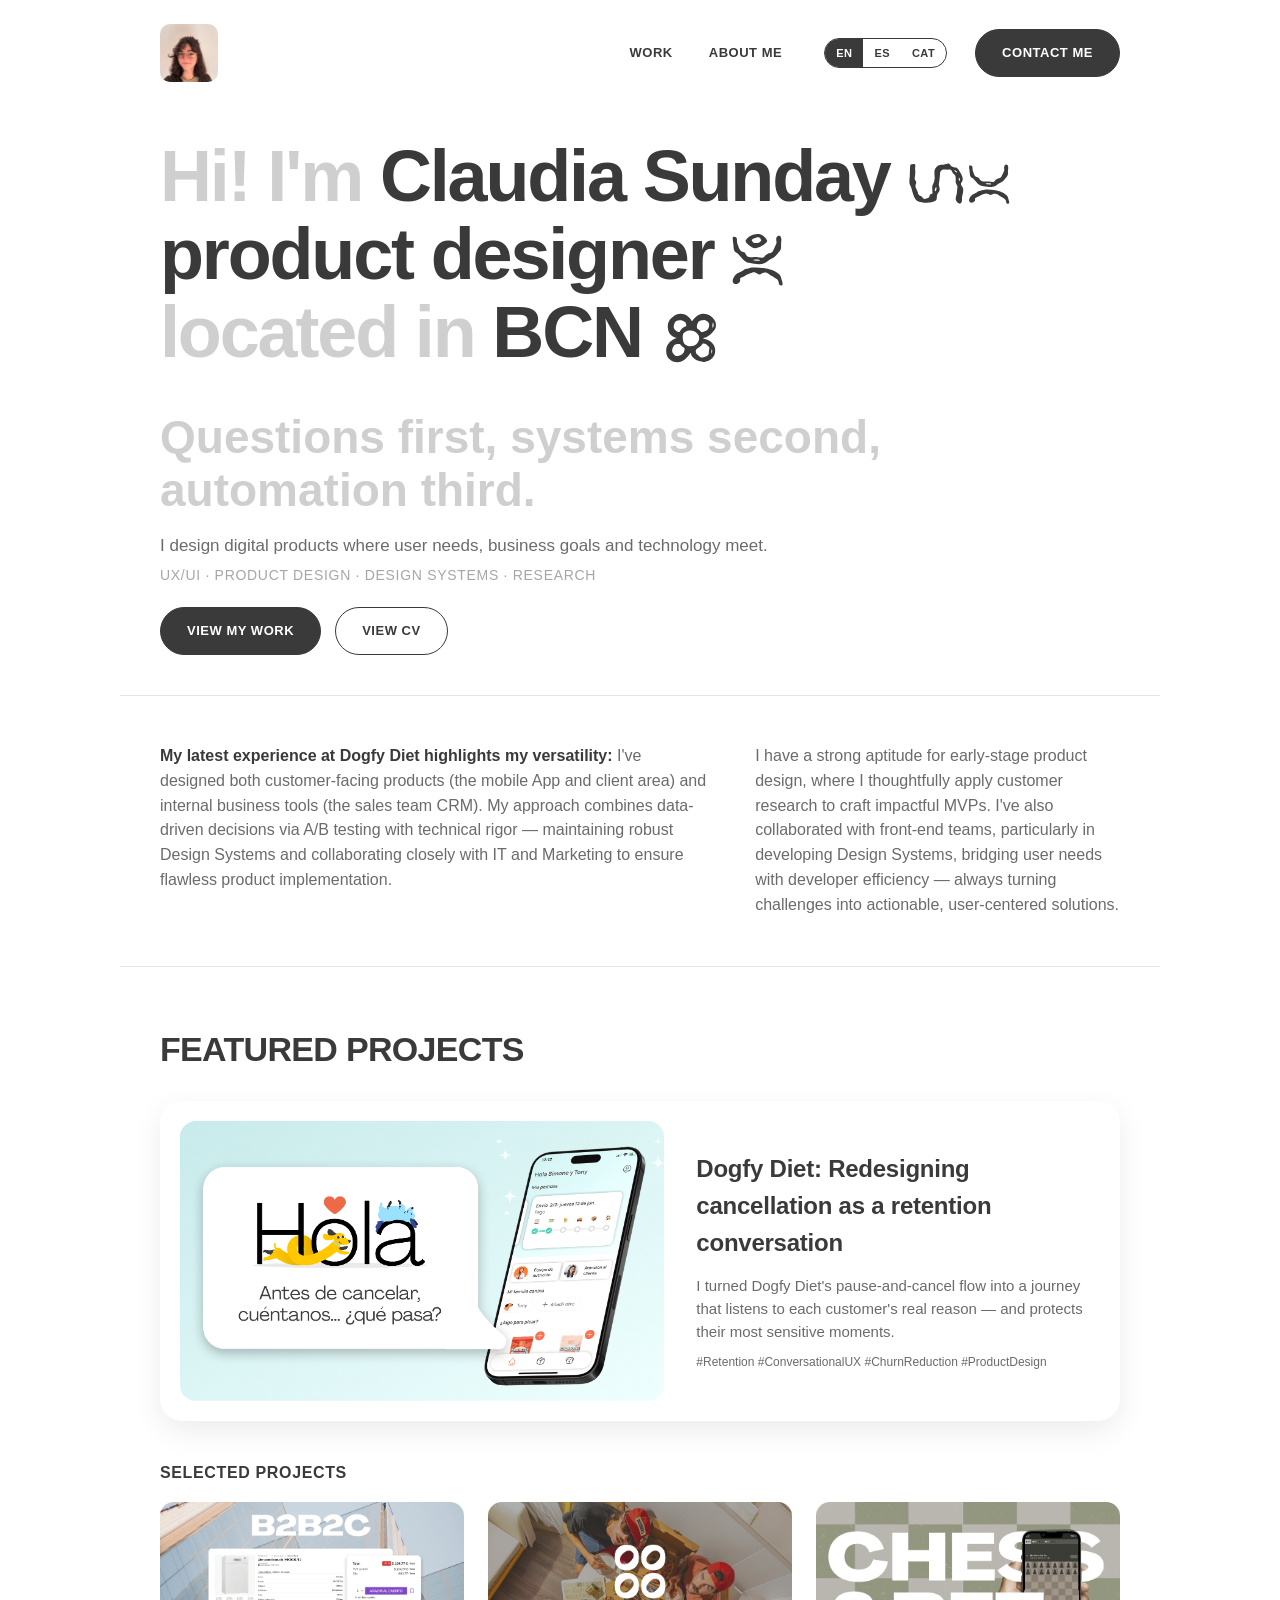
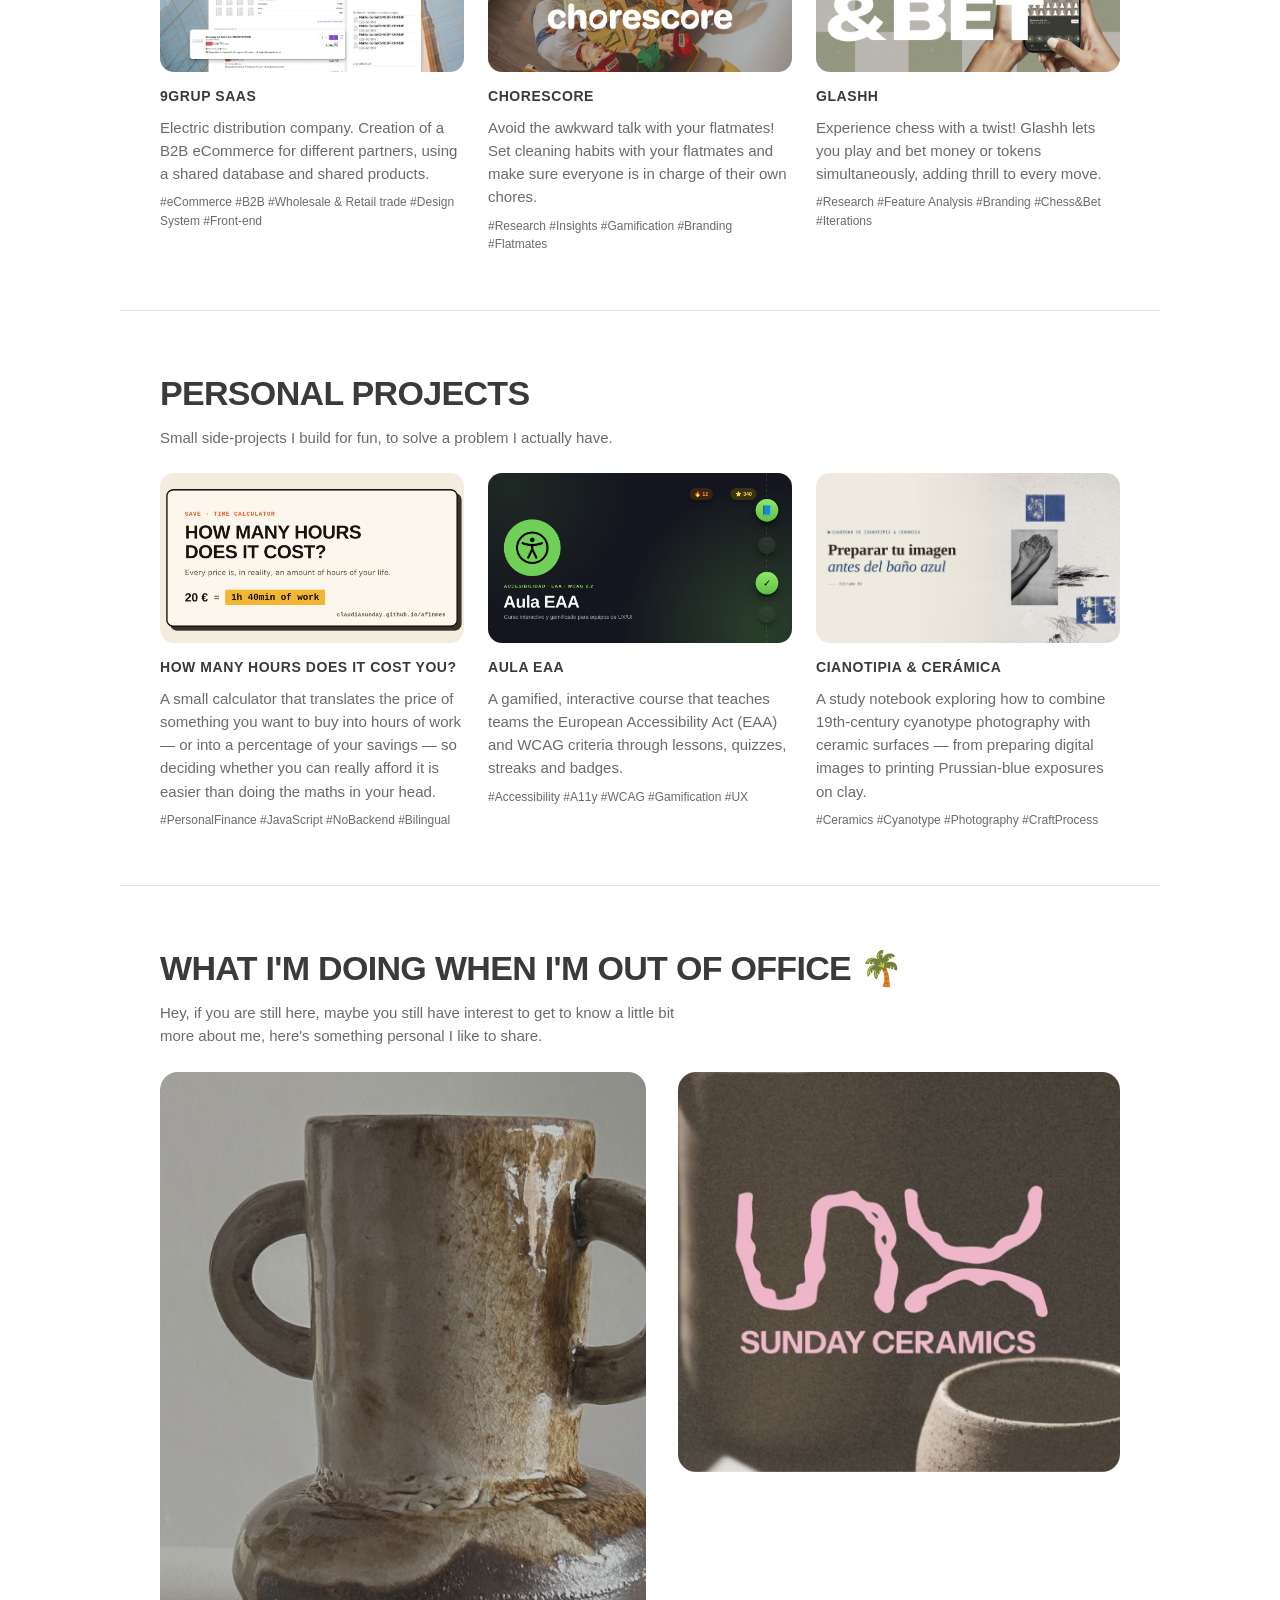
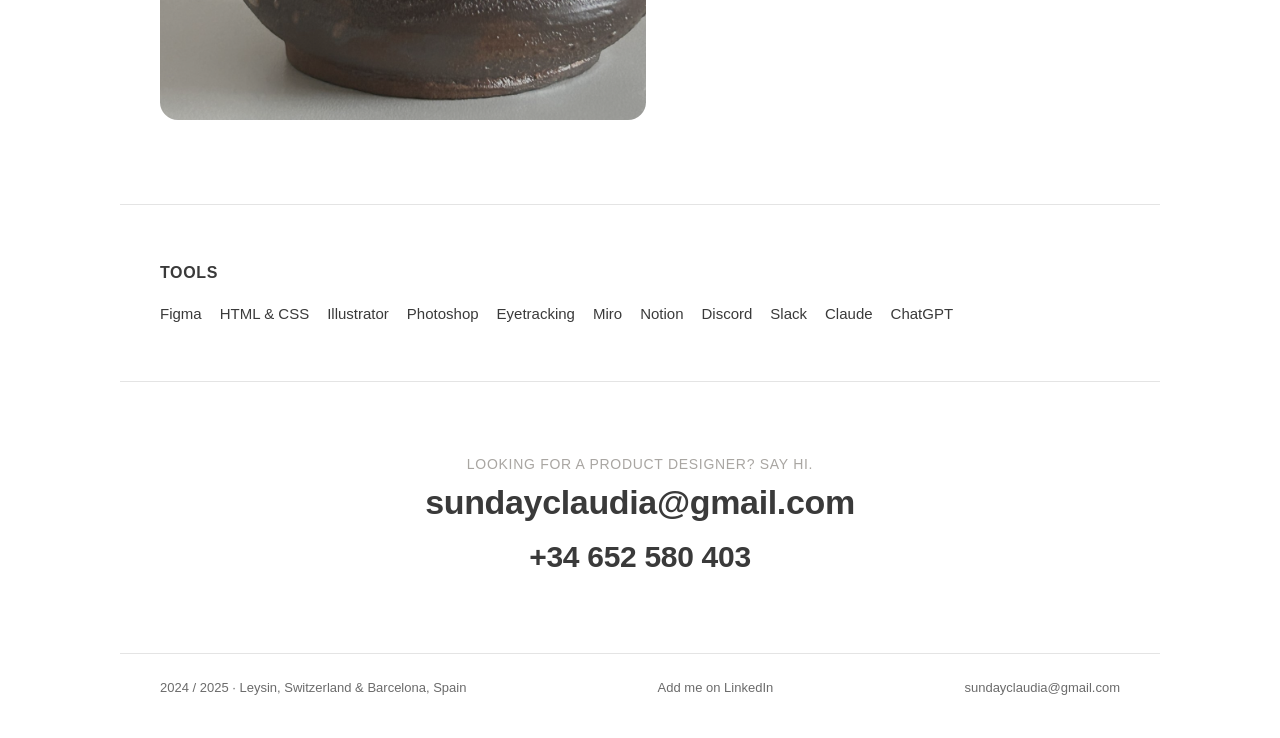
<file: index.html>
<!DOCTYPE html>
<html lang="en" translate="no">
<head>
    <meta charset="UTF-8">
    <meta name="google" content="notranslate">
    <meta http-equiv="X-UA-Compatible" content="IE=edge">
    <meta name="viewport" content="width=device-width, initial-scale=1.0">
    <link rel="stylesheet" href="stylesheet.css">
    <link rel="icon" href="favicon.png" type="image/png">
    <title>Claudia Domingo Ruiz — Product Designer, UX/UI</title>
    <meta name="description" content="Product Designer (UX/UI) based in Barcelona. Case studies across healthcare, video games, eLearning, risk assessment and FMCG, with a focus on early-stage product design and design systems.">
    <meta name="apple-mobile-web-app-title" content="Claudia Domingo — UX/UI Portfolio">
    <meta property="og:title" content="Claudia Domingo Ruiz — Product Designer, UX/UI">
    <meta property="og:site_name" content="Claudia Domingo — UX/UI Portfolio">
    <meta property="og:description" content="Product Designer (UX/UI) based in Barcelona. Case studies across healthcare, video games, eLearning, risk assessment and FMCG, with a focus on early-stage product design and design systems.">
    <meta property="og:type" content="website">
    <meta property="og:url" content="https://www.claudiasunday.com/">
    <meta name="twitter:card" content="summary_large_image">
    <!-- Google tag (gtag.js) -->
    <script async src="https://www.googletagmanager.com/gtag/js?id=G-ZMJE6FHS1Z"></script>
    <script>
      window.dataLayer = window.dataLayer || [];
      function gtag(){dataLayer.push(arguments);}
      gtag('js', new Date());
      gtag('config', 'G-ZMJE6FHS1Z');
    </script>
</head>
<body>
    <nav class="navbar" id="siteNav">
        <div class="navInner">
            <div class="navLogoClau">
                <a href="#projects"><img src="avatar-nav.jpg" alt="Claudia Domingo Ruiz" class="avatar"></a>
            </div>
            <button type="button" class="hamburger" id="hamburgerBtn" aria-label="Menu" aria-expanded="false">
                    <span></span><span></span><span></span>
                </button>
                <div class="navActions" id="navActions">
                <ul>
                    <li>
                        <a href="#projects" data-i18n="navWork">Work</a>
                    </li>
                    <li><a href="about.html" data-i18n="navAbout">About me</a></li>
                </ul>
                <div class="langToggle" role="group" aria-label="Language">
                    <button type="button" data-setlang="en"><span class="langFull" data-i18n="langNameEn">English</span><span class="langShort">EN</span></button>
                    <button type="button" data-setlang="es"><span class="langFull" data-i18n="langNameEs">Spanish</span><span class="langShort">ES</span></button>
                    <button type="button" data-setlang="ca"><span class="langFull" data-i18n="langNameCa">Catalan</span><span class="langShort">CAT</span></button>
                </div>
                <a href="mailto:sundayclaudia@gmail.com" class="btn-pill nav-cta" data-i18n="navContact">Contact me</a>
            </div>
        </div>
    </nav>

    <section class="hero">
        <h1>
            <span class="muted" data-i18n="heroGreeting">Hi! I'm</span> <strong>Claudia <span class="keepTogether">Sunday <img src="LOGO.svg" alt="" class="icon-img"></span></strong>
            <strong>product <span class="keepTogether">designer <img src="persona.svg" alt="" class="icon-img"></span></strong>
            <span class="keepTogether"><span class="muted" data-i18n="heroFindMe">located in</span> <strong>BCN</strong> <img src="barcelona.svg" alt="" class="icon-img"></span>
        </h1>

        <p class="heroFindMe">
            <span class="muted" data-i18n="heroAskQuestions">Questions first, systems second, automation third.</span>
        </p>

        <p class="heroTagline"><span data-i18n="heroTagline">I design digital products where user needs, business goals and technology meet.</span> <span class="dotsep">UX/UI · Product Design · Design Systems · Research</span></p>

        <div class="heroCtas">
            <a href="#projects" class="btn-pill" data-i18n="ctaWork">View my work</a>
            <a href="about.html" class="btn-outline" data-i18n="ctaCV">View CV</a>
        </div>
    </section>

    <section class="homeBioCols">
        <div class="bioCol">
            <p data-i18n="bio1"><strong>My latest experience at Dogfy Diet highlights my versatility:</strong> I've designed both customer-facing products (the mobile App and client area) and internal business tools (the sales team CRM). My approach combines data-driven decisions via A/B testing with technical rigor — maintaining robust Design Systems and collaborating closely with IT and Marketing to ensure flawless product implementation.</p>
        </div>
        <div class="bioCol">
            <p data-i18n="bio2">I have a strong aptitude for early-stage product design, where I thoughtfully apply customer research to craft impactful MVPs. I've also collaborated with front-end teams, particularly in developing Design Systems, bridging user needs with developer efficiency — always turning challenges into actionable, user-centered solutions.</p>
        </div>
    </section>

    <section id="projects" class="projects">
        <div class="projectsHead">
            <h2 data-i18n="projectsHeading">Featured projects</h2>
            <a href="#" class="viewAll" data-i18n="viewAll">View all &rsaquo;</a>
        </div>

        <a class="featuredCase" href="dogfy.html" data-track="card_click" data-project="dogfy" data-location="featured">
            <img src="dogfy-cancel-hero.jpg" alt="Dogfy Diet subscription cancellation flow redesign">
            <div class="featuredCaseText">
                <h3 data-i18n="dogfyTitle">Dogfy Diet: Redesigning cancellation as a retention conversation</h3>
                <p data-i18n="dogfyDesc">I turned Dogfy Diet's pause-and-cancel flow into a journey that listens to each customer's real reason — and protects their most sensitive moments.</p>
                <div class="tags">#Retention #ConversationalUX #ChurnReduction #ProductDesign</div>
            </div>
        </a>

        <h3 class="pixelsTitle" data-i18n="selectedProjectsHeading">Selected projects</h3>
        <div class="projectsGrid">
            <a class="projectCard" href="9grup.html" data-track="card_click" data-project="9grup" data-location="grid">
                <img src="Card1.png" alt="9Grup SaaS project">
                <h3>9Grup SaaS</h3>
                <p data-i18n="p9grupDesc">Electric distribution company. Creation of a B2B eCommerce for different partners, using a shared database and shared products.</p>
                <div class="tags">#eCommerce #B2B #Wholesale &amp; Retail trade #Design System #Front-end</div>
            </a>
            <a class="projectCard" href="chorescore.html" data-track="card_click" data-project="chorescore" data-location="grid">
                <img src="Card2.png" alt="Chorescore project">
                <h3>Chorescore</h3>
                <p data-i18n="pChorescoreDesc">Avoid the awkward talk with your flatmates! Set cleaning habits with your flatmates and make sure everyone is in charge of their own chores.</p>
                <div class="tags">#Research #Insights #Gamification #Branding #Flatmates</div>
            </a>
            <a class="projectCard" href="glashh.html" data-track="card_click" data-project="glashh" data-location="grid">
                <img src="Card3.png" alt="Glashh project">
                <h3>Glashh</h3>
                <p data-i18n="pGlashhDesc">Experience chess with a twist! Glashh lets you play and bet money or tokens simultaneously, adding thrill to every move.</p>
                <div class="tags">#Research #Feature Analysis #Branding #Chess&amp;Bet #Iterations</div>
            </a>
        </div>
    </section>

    <section class="ceramics" style="border-top:1px solid var(--line);">
        <h2 data-i18n="personalProjectsHeading">Personal projects</h2>
        <p class="sub" data-i18n="personalProjectsSub">Small side-projects I build for fun, to solve a problem I actually have.</p>
        <div class="personalProjectsGrid">
            <a class="projectCard" href="https://claudiasunday.github.io/afinmes/" target="_blank" rel="noopener">
                <img src="afinmes-card-en.png" alt="Quantes hores et costa? — calculator preview" data-i18n-img="afinmesImg">
                <h3 data-i18n="afinmesTitle">How many hours does it cost you?</h3>
                <p data-i18n="afinmesDesc">A small calculator that translates the price of something you want to buy into hours of work — or into a percentage of your savings — so deciding whether you can really afford it is easier than doing the maths in your head.</p>
                <div class="tags">#PersonalFinance #JavaScript #NoBackend #Bilingual</div>
            </a>
            <a class="projectCard" href="https://claudiasunday.github.io/accesibility/" target="_blank" rel="noopener">
                <img src="aula-eaa-card.png" alt="Aula EAA — gamified accessibility course preview">
                <h3 data-i18n="aulaeaaTitle">Aula EAA</h3>
                <p data-i18n="aulaeaaDesc">A gamified, interactive course that teaches teams the European Accessibility Act (EAA) and WCAG criteria through lessons, quizzes, streaks and badges.</p>
                <div class="tags">#Accessibility #A11y #WCAG #Gamification #UX</div>
            </a>
            <a class="projectCard" href="https://claudiasunday.github.io/ceramica-cenotipia/" target="_blank" rel="noopener">
                <img src="cianotipia-card.png" alt="Cianotipia &amp; Cerámica — cyanotype on ceramics study notebook preview">
                <h3 data-i18n="cianotipiaTitle">Cianotipia &amp; Cerámica</h3>
                <p data-i18n="cianotipiaDesc">A study notebook exploring how to combine 19th-century cyanotype photography with ceramic surfaces — from preparing digital images to printing Prussian-blue exposures on clay.</p>
                <div class="tags">#Ceramics #Cyanotype #Photography #CraftProcess</div>
            </a>
        </div>
    </section>

    <section class="ceramics" id="ceramicsSection">
        <h2><span data-i18n="oooHeading">What I'm doing when I'm out of office</span> <span class="emoji">🌴</span></h2>
        <p class="sub" data-i18n="oooSub">Hey, if you are still here, maybe you still have interest to get to know a little bit more about me, here's something personal I like to share.</p>
        <div class="ceramicsGrid" id="ceramicsGrid">
            <img src="ceramics-vases.jpg" alt="Close-up of a handmade glazed ceramic vase with two handles" class="cgLeft">
            <div class="cgRightCol">
                <img src="ceramics-logo.png" alt="Sunday Ceramics logo" class="cgRight" id="cgRight">
                <div class="cgText" id="cgText">
                    <h3 class="pixelsTitle" data-i18n="pixelsTitle">From pixels to pottery</h3>
                    <p data-i18n="pixelsDesc">As a UX/UI designer by trade, I'm passionate about blending form, function, and beauty. This ceramics project is an extension of my creative process — a hands-on exploration of materiality, design, and human connection. It reflects my love for research, my curiosity about tactile experiences, and my drive to craft meaningful, expressive work.</p>
                    <a href="https://www.instagram.com/sun_____house/" target="_blank" rel="noopener" class="btn-outline" style="margin-top:16px;">Instagram &rarr;</a>
                </div>
            </div>
        </div>
    </section>

    <section class="tools">
        <h3 data-i18n="toolsHeading">Tools</h3>
        <ul class="toolsList">
            <li>Figma</li>
            <li>HTML &amp; CSS</li>
            <li>Illustrator</li>
            <li>Photoshop</li>
            <li>Eyetracking</li>
            <li>Miro</li>
            <li>Notion</li>
            <li>Discord</li>
            <li>Slack</li>
            <li>Claude</li>
            <li>ChatGPT</li>
        </ul>
    </section>

    <section class="contact">
        <h2 data-i18n="contactHeading">Looking for a Product Designer? Say hi.</h2>
        <a class="contactEmail" href="mailto:sundayclaudia@gmail.com">sundayclaudia@gmail.com</a>
        <a class="contactPhone" href="tel:+34652580403">+34 652 580 403</a>
    </section>

    <footer class="site">
        <span data-i18n="footerLocation">Barcelona, Spain</span>
        <a href="https://www.linkedin.com/in/claudiadom/" target="_blank" rel="noopener" data-i18n="footerLinkedin">Add me on LinkedIn</a>
        <a href="mailto:sundayclaudia@gmail.com">sundayclaudia@gmail.com</a>
    </footer>

    <script src="i18n.js"></script>
    <script src="reveal.js"></script>
    <script>
        (function () {
            var nav = document.getElementById('siteNav');
            var THRESHOLD = 60;
            function onScroll() {
                if (window.scrollY > THRESHOLD) {
                    nav.classList.add('scrolled');
                } else {
                    nav.classList.remove('scrolled');
                }
            }
            window.addEventListener('scroll', onScroll, { passive: true });
            onScroll();

            var hamburgerBtn = document.getElementById('hamburgerBtn');
            var navActionsEl = document.getElementById('navActions');
            if (hamburgerBtn && navActionsEl) {
                hamburgerBtn.addEventListener('click', function () {
                    var isOpen = navActionsEl.classList.toggle('open');
                    hamburgerBtn.classList.toggle('open', isOpen);
                    hamburgerBtn.setAttribute('aria-expanded', isOpen ? 'true' : 'false');
                });
                navActionsEl.querySelectorAll('a').forEach(function (link) {
                    link.addEventListener('click', function () {
                        navActionsEl.classList.remove('open');
                        hamburgerBtn.classList.remove('open');
                        hamburgerBtn.setAttribute('aria-expanded', 'false');
                    });
                });
            }

            var cgRight = document.getElementById('cgRight');
            var cgText = document.getElementById('cgText');
            var section = document.getElementById('ceramicsSection');
            if (cgRight && cgText && section && 'IntersectionObserver' in window) {
                var cgTimer = null;
                var observer = new IntersectionObserver(function (entries) {
                    entries.forEach(function (entry) {
                        clearTimeout(cgTimer);
                        if (entry.isIntersecting) {
                            cgTimer = setTimeout(function () {
                                cgRight.classList.add('shrink');
                                cgText.classList.add('visible');
                            }, 450);
                        } else {
                            cgRight.classList.remove('shrink');
                            cgText.classList.remove('visible');
                        }
                    });
                }, { threshold: 0.45 });
                observer.observe(section);
            }

            var pageDict = {
                en: {
                    heroGreeting: "Hi! I'm", heroProductDesigner: "product designer",
                    heroAskQuestions: "Questions first, systems second, automation third.", heroFindMe: "located in",
                    heroTagline: "I design digital products where user needs, business goals and technology meet.",
                    ctaWork: "View my work", ctaCV: "View CV",
                    bio1: "<strong>My latest experience at Dogfy Diet highlights my versatility:</strong> I've designed both customer-facing products (the mobile App and client area) and internal business tools (the sales team CRM). My approach combines data-driven decisions via A/B testing with technical rigor — maintaining robust Design Systems and collaborating closely with IT and Marketing to ensure flawless product implementation.",
                    bio2: "I have a strong aptitude for early-stage product design, where I thoughtfully apply customer research to craft impactful MVPs. I've also collaborated with front-end teams, particularly in developing Design Systems, bridging user needs with developer efficiency — always turning challenges into actionable, user-centered solutions.",
                    projectsHeading: "Featured projects", selectedProjectsHeading: "Selected projects", viewAll: "View all &rsaquo;",
                    dogfyTitle: "Dogfy Diet: Redesigning cancellation as a retention conversation",
                    dogfyDesc: "I turned Dogfy Diet's pause-and-cancel flow into a journey that listens to each customer's real reason — and protects their most sensitive moments.",
                    p9grupDesc: "Electric distribution company. Creation of a B2B eCommerce for different partners, using a shared database and shared products.",
                    pChorescoreDesc: "Avoid the awkward talk with your flatmates! Set cleaning habits with your flatmates and make sure everyone is in charge of their own chores.",
                    pGlashhDesc: "Experience chess with a twist! Glashh lets you play and bet money or tokens simultaneously, adding thrill to every move.",
                    oooHeading: "What I'm doing when I'm out of office",
                    oooSub: "Hey, if you are still here, maybe you still have interest to get to know a little bit more about me, here's something personal I like to share.",
                    pixelsTitle: "From pixels to pottery",
                    pixelsDesc: "As a UX/UI designer by trade, I'm passionate about blending form, function, and beauty. This ceramics project is an extension of my creative process — a hands-on exploration of materiality, design, and human connection. It reflects my love for research, my curiosity about tactile experiences, and my drive to craft meaningful, expressive work.",
                    toolsHeading: "Tools",
                    personalProjectsHeading: "Personal projects",
                    personalProjectsSub: "Small side-projects I build for fun, to solve a problem I actually have.",
                    afinmesTitle: "How many hours does it cost you?",
                    afinmesDesc: "A small calculator that translates the price of something you want to buy into hours of work — or into a percentage of your savings — so deciding whether you can really afford it is easier than doing the maths in your head.",
                    aulaeaaTitle: "Aula EAA",
                    aulaeaaDesc: "A gamified, interactive course that teaches teams the European Accessibility Act (EAA) and WCAG criteria through lessons, quizzes, streaks and badges.",
                    cianotipiaTitle: "Cianotipia & Cerámica",
                    cianotipiaDesc: "A study notebook exploring how to combine 19th-century cyanotype photography with ceramic surfaces — from preparing digital images to printing Prussian-blue exposures on clay.",
                    afinmesCta: "Try it &rarr;",
                    afinmesImg: "afinmes-card-en.png"
                },
                es: {
                    heroGreeting: "¡Hola! Soy", heroProductDesigner: "product designer",
                    heroAskQuestions: "Preguntas primero, sistemas después, automatización al final.", heroFindMe: "en",
                    heroTagline: "Diseño productos digitales donde se encuentran las necesidades del usuario, los objetivos de negocio y la tecnología.",
                    ctaWork: "Ver mi trabajo", ctaCV: "Ver CV",
                    bio1: "<strong>Mi última experiencia en Dogfy Diet muestra mi versatilidad:</strong> he diseñado tanto productos de cara al cliente (la App y el área de cliente) como herramientas internas de negocio (el CRM del equipo de ventas). Mi enfoque combina decisiones basadas en datos mediante A/B testing con rigor técnico — manteniendo Design Systems robustos y colaborando estrechamente con IT y Marketing para asegurar una implementación impecable.",
                    bio2: "Tengo una gran aptitud para el diseño de producto en fases tempranas, donde aplico la investigación de usuarios de forma reflexiva para crear MVPs con impacto real. También he colaborado con equipos de front-end, especialmente desarrollando Design Systems, conectando las necesidades del usuario con la eficiencia del desarrollador — convirtiendo siempre los retos en soluciones centradas en las personas.",
                    projectsHeading: "Proyectos destacados", selectedProjectsHeading: "Proyectos seleccionados", viewAll: "Ver todos &rsaquo;",
                    dogfyTitle: "Dogfy Diet: rediseñar la cancelación como una conversación de retención",
                    dogfyDesc: "Convertí el flujo de pausas y bajas de Dogfy Diet en un recorrido que escucha el porqué de cada cliente — y protege sus momentos más sensibles.",
                    p9grupDesc: "Empresa de distribución eléctrica. Creación de un eCommerce B2B para distintos partners, usando una base de datos y productos compartidos.",
                    pChorescoreDesc: "¡Evita la charla incómoda con tus compañeros de piso! Crea hábitos de limpieza y asegúrate de que cada uno se hace cargo de sus tareas.",
                    pGlashhDesc: "Vive el ajedrez con un giro distinto. Glashh te permite jugar y apostar dinero o tokens a la vez, añadiendo emoción a cada movimiento.",
                    oooHeading: "Qué hago cuando estoy fuera de la oficina",
                    oooSub: "Oye, si sigues aquí, quizá te interese conocerme un poco mejor — aquí va algo personal que me gusta compartir.",
                    pixelsTitle: "De los píxeles a la cerámica",
                    pixelsDesc: "Como diseñadora UX/UI de profesión, me apasiona combinar forma, función y belleza. Este proyecto de cerámica es una extensión de mi proceso creativo — una exploración práctica de la materialidad, el diseño y la conexión humana. Refleja mi amor por la investigación, mi curiosidad por las experiencias táctiles y mis ganas de crear trabajo significativo y expresivo.",
                    toolsHeading: "Herramientas",
                    personalProjectsHeading: "Proyectos personales",
                    personalProjectsSub: "Pequeños proyectos que hago por diversión, para resolver un problema que tengo de verdad.",
                    afinmesTitle: "¿Cuántas horas te cuesta?",
                    afinmesDesc: "Una pequeña calculadora que traduce el precio de una compra en horas de trabajo — o en un porcentaje de tus ahorros — para que decidir si te lo puedes permitir sea más fácil que hacer números de cabeza.",
                    aulaeaaTitle: "Aula EAA",
                    aulaeaaDesc: "Curso interactivo y gamificado que enseña a los equipos la Ley Europea de Accesibilidad (EAA) y los criterios WCAG a través de lecciones, quizzes, rachas e insignias.",
                    cianotipiaTitle: "Cianotipia & Cerámica",
                    cianotipiaDesc: "Un cuaderno de estudio sobre cómo combinar la cianotipia (técnica fotográfica del siglo XIX) con superficies cerámicas — desde la preparación digital de la imagen hasta la exposición en azul de Prusia sobre barro.",
                    afinmesCta: "Pruébala &rarr;",
                    afinmesImg: "afinmes-card-es.png"
                },
                ca: {
                    heroGreeting: "Hola! Sóc", heroProductDesigner: "product designer",
                    heroAskQuestions: "Preguntes primer, sistemes després, automatització al final.", heroFindMe: "a",
                    heroTagline: "Dissenyo productes digitals on es troben les necessitats de l'usuari, els objectius de negoci i la tecnologia.",
                    ctaWork: "Veure la meva feina", ctaCV: "Veure CV",
                    bio1: "<strong>La meva última experiència a Dogfy Diet mostra la meva versatilitat:</strong> he dissenyat tant productes de cara al client (l'App i l'àrea de client) com eines internes de negoci (el CRM de l'equip de vendes). El meu enfocament combina decisions basades en dades mitjançant A/B testing amb rigor tècnic — mantenint Design Systems robustos i col·laborant estretament amb IT i Marketing per assegurar una implementació impecable.",
                    bio2: "Tinc una gran aptitud pel disseny de producte en fases inicials, on aplico la recerca d'usuaris de forma reflexiva per crear MVPs amb impacte real. També he col·laborat amb equips de front-end, especialment desenvolupant Design Systems, connectant les necessitats de l'usuari amb l'eficiència del desenvolupador — convertint sempre els reptes en solucions centrades en les persones.",
                    projectsHeading: "Projectes destacats", selectedProjectsHeading: "Projectes seleccionats", viewAll: "Veure tots &rsaquo;",
                    dogfyTitle: "Dogfy Diet: redissenyar la cancel·lació com una conversa de retenció",
                    dogfyDesc: "Vaig convertir el flux de pauses i baixes de Dogfy Diet en un recorregut que escolta el perquè de cada client — i protegeix els seus moments més sensibles.",
                    p9grupDesc: "Empresa de distribució elèctrica. Creació d'un eCommerce B2B per a diferents partners, amb una base de dades i productes compartits.",
                    pChorescoreDesc: "Evita la conversa incòmoda amb els teus companys de pis! Crea hàbits de neteja i assegura't que cadascú es fa càrrec de les seves tasques.",
                    pGlashhDesc: "Viu els escacs amb un gir diferent. Glashh et permet jugar i apostar diners o tokens alhora, afegint emoció a cada moviment.",
                    oooHeading: "Què faig quan estic fora de l'oficina",
                    oooSub: "Ei, si encara ets aquí, potser t'interessa conèixer-me una mica millor — aquí va alguna cosa personal que m'agrada compartir.",
                    pixelsTitle: "Dels píxels a la ceràmica",
                    pixelsDesc: "Com a dissenyadora UX/UI d'ofici, m'apassiona combinar forma, funció i bellesa. Aquest projecte de ceràmica és una extensió del meu procés creatiu — una exploració pràctica de la materialitat, el disseny i la connexió humana. Reflecteix el meu amor per la recerca, la meva curiositat per les experiències tàctils i les meves ganes de crear treball significatiu i expressiu.",
                    toolsHeading: "Eines",
                    personalProjectsHeading: "Projectes personals",
                    personalProjectsSub: "Petits projectes que faig per diversió, per resoldre un problema que tinc de veritat.",
                    afinmesTitle: "Quantes hores et costa?",
                    afinmesDesc: "Una calculadora que tradueix el preu d'una compra en hores de feina — o en percentatge del teu estalvi — perquè decidir si te la pots permetre sigui més fàcil que fer números al cap.",
                    aulaeaaTitle: "Aula EAA",
                    aulaeaaDesc: "Curs interactiu i gamificat que ensenya als equips la Llei Europea d'Accessibilitat (EAA) i els criteris WCAG mitjançant lliçons, qüestionaris, ratxes i insígnies.",
                    cianotipiaTitle: "Cianotipia & Ceràmica",
                    cianotipiaDesc: "Un quadern d'estudi sobre com combinar la cianotípia (tècnica fotogràfica del segle XIX) amb superfícies ceràmiques — des de la preparació digital de la imatge fins a l'exposició en blau de Prússia sobre fang.",
                    afinmesCta: "Prova-la &rarr;",
                    afinmesImg: "afinmes-card-ca.png"
                }
            };
            I18N_APPLY(pageDict);
        })();
    </script>
</body>
</html>
</file>
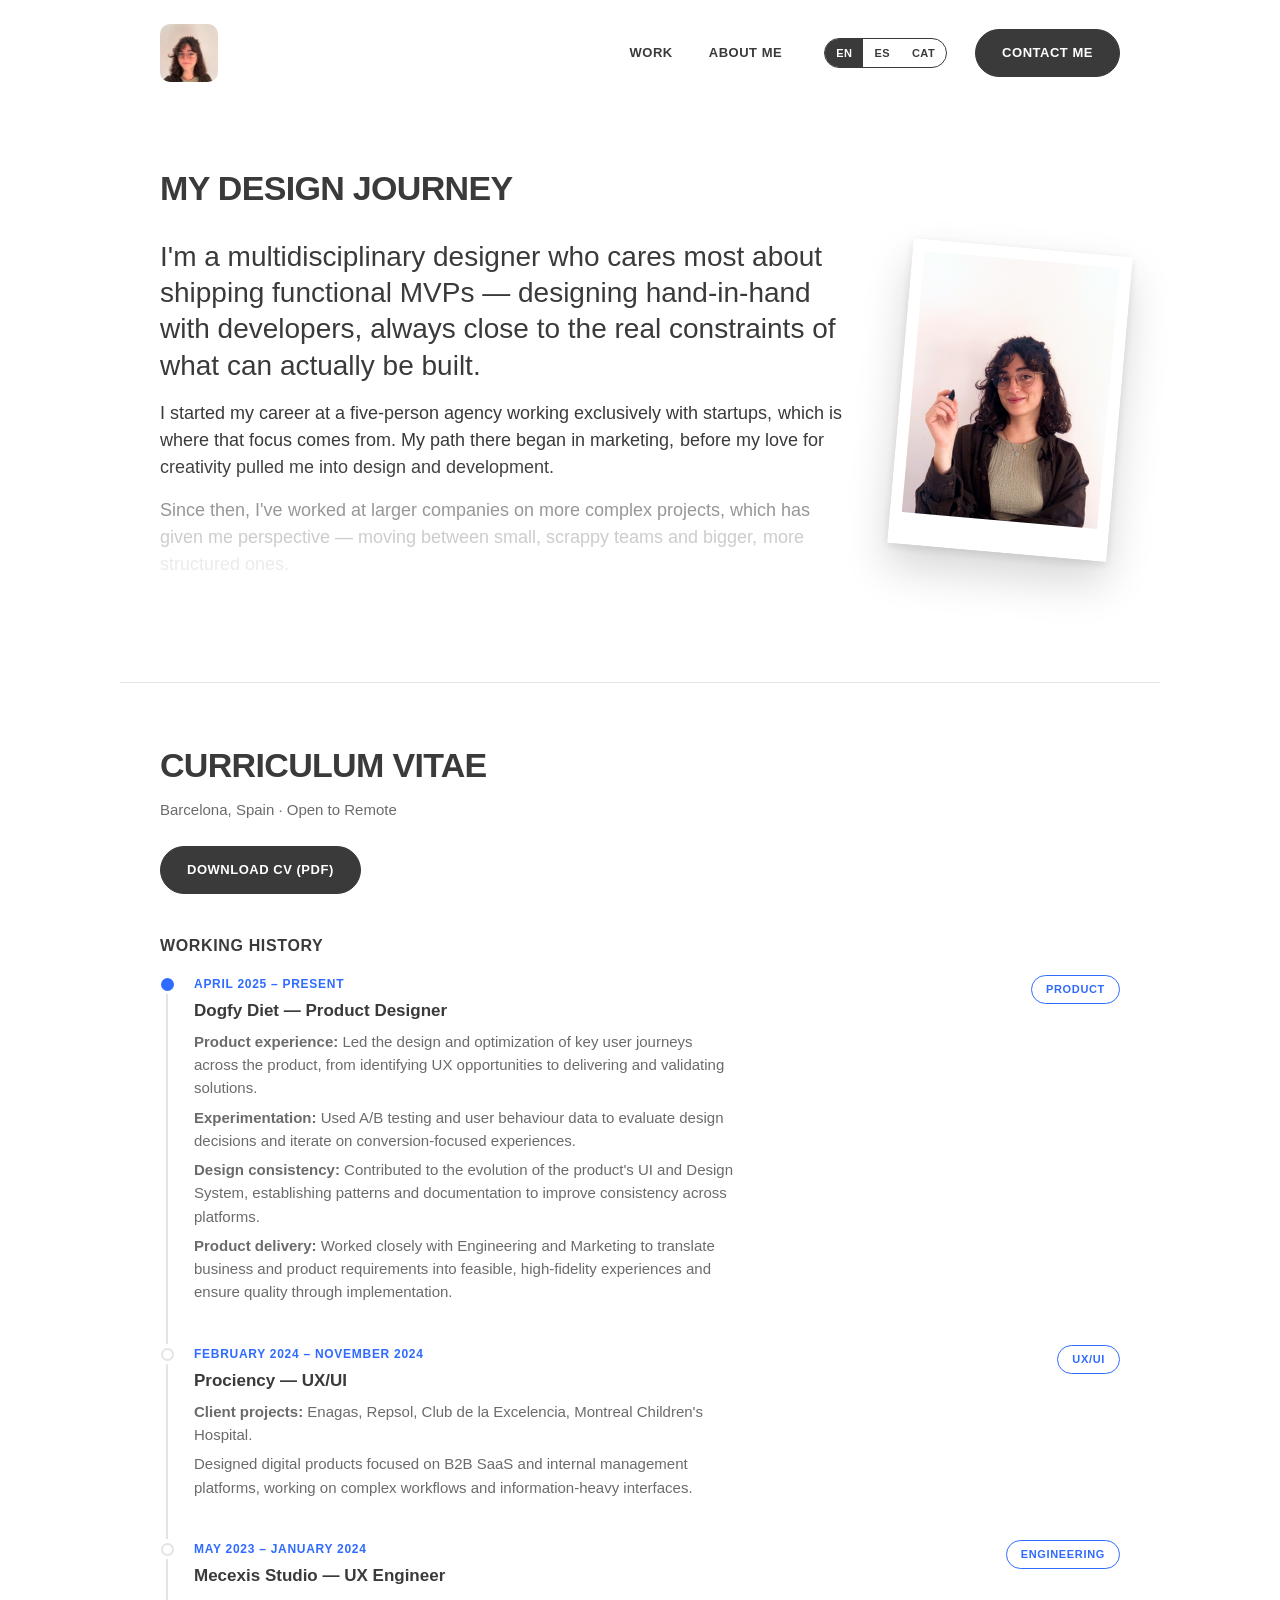
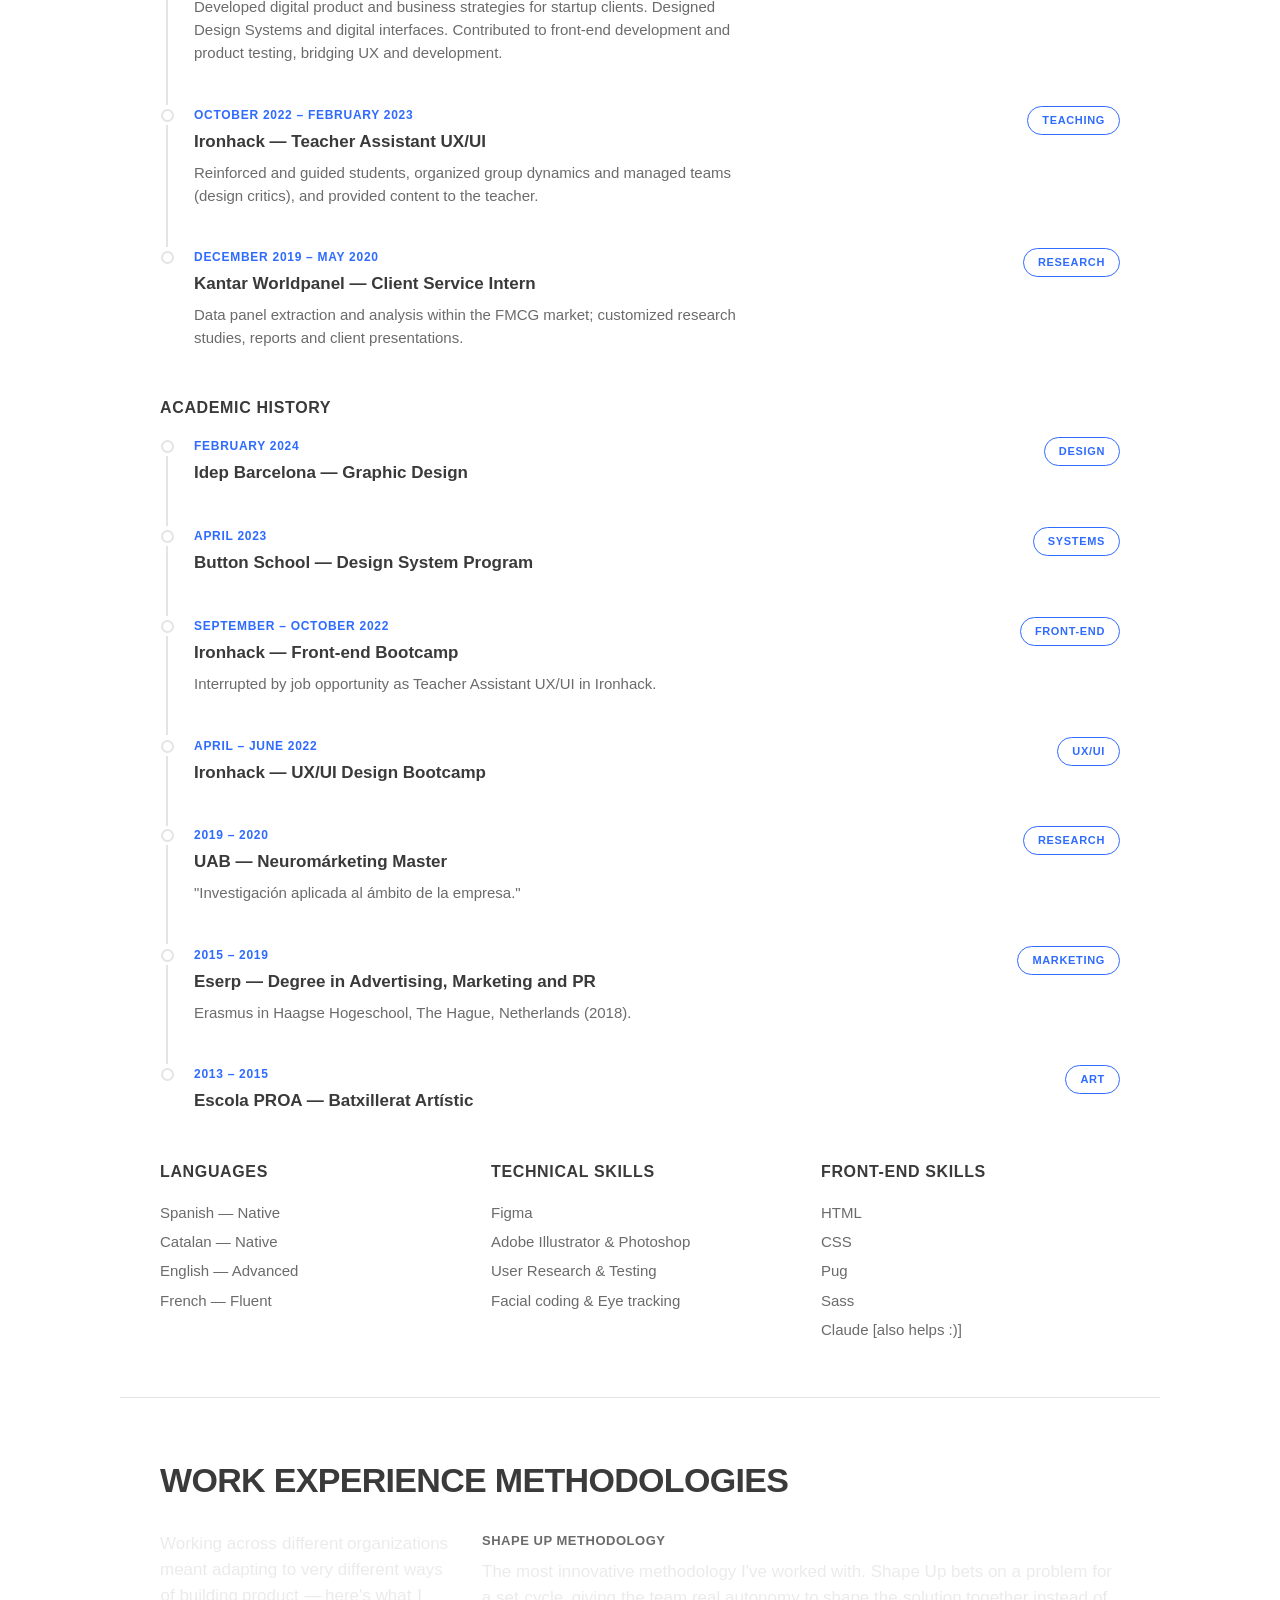
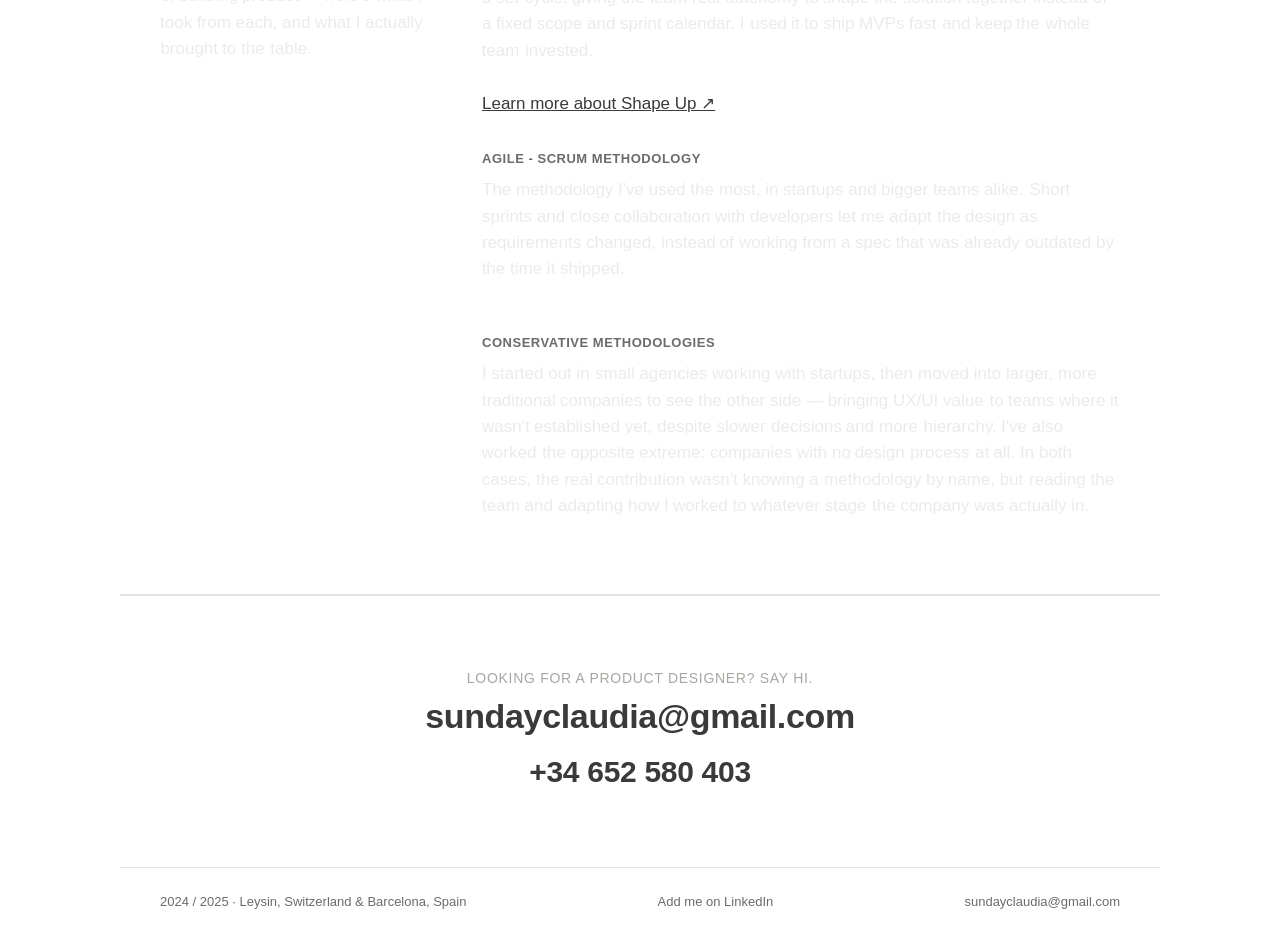
<file: about.html>
<!DOCTYPE html>
<html lang="en" translate="no">
<head>
    <meta charset="UTF-8">
    <meta name="google" content="notranslate">
    <meta name="viewport" content="width=device-width, initial-scale=1.0">
    <link rel="stylesheet" href="stylesheet.css">
    <link rel="icon" href="favicon.png" type="image/png">
    <title>About me | Claudia Domingo Ruiz</title>
    <meta name="description" content="About Claudia Domingo Ruiz — Product Designer (UX/UI), her background, CV and work methodologies.">
    <!-- Google tag (gtag.js) -->
    <script async src="https://www.googletagmanager.com/gtag/js?id=G-ZMJE6FHS1Z"></script>
    <script>
      window.dataLayer = window.dataLayer || [];
      function gtag(){dataLayer.push(arguments);}
      gtag('js', new Date());
      gtag('config', 'G-ZMJE6FHS1Z');
    </script>
</head>
<body>
    <nav class="navbar" id="siteNav">
        <div class="navInner">
            <div class="navLogoClau">
                <a href="index.html"><img src="avatar-nav.jpg" alt="Claudia Domingo Ruiz" class="avatar"></a>
            </div>
            <button type="button" class="hamburger" id="hamburgerBtn" aria-label="Menu" aria-expanded="false">
                    <span></span><span></span><span></span>
                </button>
                <div class="navActions" id="navActions">
                <ul>
                    <li>
                        <a href="index.html#projects" data-i18n="navWork">Work</a>
                    </li>
                    <li><a href="about.html" data-i18n="navAbout">About me</a></li>
                </ul>
                <div class="langToggle" role="group" aria-label="Language">
                    <button type="button" data-setlang="en"><span class="langFull" data-i18n="langNameEn">English</span><span class="langShort">EN</span></button>
                    <button type="button" data-setlang="es"><span class="langFull" data-i18n="langNameEs">Spanish</span><span class="langShort">ES</span></button>
                    <button type="button" data-setlang="ca"><span class="langFull" data-i18n="langNameCa">Catalan</span><span class="langShort">CAT</span></button>
                </div>
                <a href="mailto:sundayclaudia@gmail.com" class="btn-pill nav-cta" data-i18n="navContact">Contact me</a>
            </div>
        </div>
    </nav>

    <section class="ceramics" style="border-top:none;">
        <h2 data-i18n="workHeading">My design journey</h2>
        <div class="bioCols" style="border-top:none; padding-top:24px;">
            <div class="bioCol">
                <p class="scrollReveal" style="font-size:clamp(18px, 2vw + 10.5px, 28px); line-height:1.3; font-weight:400;" data-i18n="bio1">I'm a multidisciplinary designer who cares most about shipping functional MVPs — designing hand-in-hand with developers, always close to the real constraints of what can actually be built.</p>
                <p class="scrollReveal" style="font-size:18px; line-height:1.5; font-weight:400; margin-top:16px;" data-i18n="bio2">I started my career at a five-person agency working exclusively with startups, which is where that focus comes from. My path there began in marketing, before my love for creativity pulled me into design and development.</p>
                <p class="scrollReveal" style="font-size:18px; line-height:1.5; font-weight:400; margin-top:16px;" data-i18n="bio3">Since then, I've worked at larger companies on more complex projects, which has given me perspective — moving between small, scrappy teams and bigger, more structured ones.</p>
            </div>
            <div class="bioPhoto">
                <img src="avatar.png" alt="Claudia Domingo Ruiz" class="polaroid">
            </div>
        </div>
    </section>

    <section class="ceramics" id="cvSection">
        <h2 data-i18n="cvHeading">Curriculum vitae</h2>
        <p class="sub" data-i18n="cvSub">Barcelona, Spain · Open to Remote</p>
        <a href="CV-Claudia-Domingo-Ruiz.pdf" class="btn-pill" style="margin-top:8px;" target="_blank" data-i18n="cvDownload">Download CV (PDF)</a>

        <div class="cvBlock">
            <h3 class="pixelsTitle" data-i18n="workHistoryHeading">Working history</h3>

            <div class="timeline">
                <div class="timelineItem current">
                    <div class="timelineMarker"><span class="timelineDot"></span></div>
                    <div class="timelineContent">
                        <div class="timelineTop">
                            <div>
                                <span class="timelineYear">April 2025 – Present</span>
                                <h4 class="timelineTitle">Dogfy Diet — Product Designer</h4>
                            </div>
                            <span class="timelineTag" data-i18n="tagProduct">Product</span>
                        </div>
                        <p data-i18n="job1p1"><strong>Product experience:</strong> Led the design and optimization of key user journeys across the product, from identifying UX opportunities to delivering and validating solutions.</p>
                        <p data-i18n="job1p2"><strong>Experimentation:</strong> Used A/B testing and user behaviour data to evaluate design decisions and iterate on conversion-focused experiences.</p>
                        <p data-i18n="job1p3"><strong>Design consistency:</strong> Contributed to the evolution of the product's UI and Design System, establishing patterns and documentation to improve consistency across platforms.</p>
                        <p data-i18n="job1p4"><strong>Product delivery:</strong> Worked closely with Engineering and Marketing to translate business and product requirements into feasible, high-fidelity experiences and ensure quality through implementation.</p>
                    </div>
                </div>

                <div class="timelineItem">
                    <div class="timelineMarker"><span class="timelineDot"></span></div>
                    <div class="timelineContent">
                        <div class="timelineTop">
                            <div>
                                <span class="timelineYear">February 2024 – November 2024</span>
                                <h4 class="timelineTitle">Prociency — UX/UI</h4>
                            </div>
                            <span class="timelineTag">UX/UI</span>
                        </div>
                        <p data-i18n="job2p1"><strong>Client projects:</strong> Enagas, Repsol, Club de la Excelencia, Montreal Children's Hospital.</p>
                        <p data-i18n="job2p2">Designed digital products focused on B2B SaaS and internal management platforms, working on complex workflows and information-heavy interfaces.</p>
                    </div>
                </div>

                <div class="timelineItem">
                    <div class="timelineMarker"><span class="timelineDot"></span></div>
                    <div class="timelineContent">
                        <div class="timelineTop">
                            <div>
                                <span class="timelineYear">May 2023 – January 2024</span>
                                <h4 class="timelineTitle">Mecexis Studio — UX Engineer</h4>
                            </div>
                            <span class="timelineTag" data-i18n="tagEngineering">Engineering</span>
                        </div>
                        <p data-i18n="job3p1">Developed digital product and business strategies for startup clients. Designed Design Systems and digital interfaces. Contributed to front-end development and product testing, bridging UX and development.</p>
                    </div>
                </div>

                <div class="timelineItem">
                    <div class="timelineMarker"><span class="timelineDot"></span></div>
                    <div class="timelineContent">
                        <div class="timelineTop">
                            <div>
                                <span class="timelineYear">October 2022 – February 2023</span>
                                <h4 class="timelineTitle">Ironhack — Teacher Assistant UX/UI</h4>
                            </div>
                            <span class="timelineTag" data-i18n="tagTeaching">Teaching</span>
                        </div>
                        <p data-i18n="job4p1">Reinforced and guided students, organized group dynamics and managed teams (design critics), and provided content to the teacher.</p>
                    </div>
                </div>

                <div class="timelineItem">
                    <div class="timelineMarker"><span class="timelineDot"></span></div>
                    <div class="timelineContent">
                        <div class="timelineTop">
                            <div>
                                <span class="timelineYear">December 2019 – May 2020</span>
                                <h4 class="timelineTitle">Kantar Worldpanel — Client Service Intern</h4>
                            </div>
                            <span class="timelineTag" data-i18n="tagResearch">Research</span>
                        </div>
                        <p data-i18n="job5p1">Data panel extraction and analysis within the FMCG market; customized research studies, reports and client presentations.</p>
                    </div>
                </div>
            </div>
        </div>

        <div class="cvBlock">
            <h3 class="pixelsTitle" data-i18n="academicHistoryHeading">Academic history</h3>
            <div class="timeline">
                <div class="timelineItem">
                    <div class="timelineMarker"><span class="timelineDot"></span></div>
                    <div class="timelineContent">
                        <div class="timelineTop">
                            <div>
                                <span class="timelineYear">February 2024</span>
                                <h4 class="timelineTitle">Idep Barcelona — Graphic Design</h4>
                            </div>
                            <span class="timelineTag" data-i18n="tagDesign">Design</span>
                        </div>
                    </div>
                </div>

                <div class="timelineItem">
                    <div class="timelineMarker"><span class="timelineDot"></span></div>
                    <div class="timelineContent">
                        <div class="timelineTop">
                            <div>
                                <span class="timelineYear">April 2023</span>
                                <h4 class="timelineTitle">Button School — Design System Program</h4>
                            </div>
                            <span class="timelineTag" data-i18n="tagSystems">Systems</span>
                        </div>
                    </div>
                </div>

                <div class="timelineItem">
                    <div class="timelineMarker"><span class="timelineDot"></span></div>
                    <div class="timelineContent">
                        <div class="timelineTop">
                            <div>
                                <span class="timelineYear">September – October 2022</span>
                                <h4 class="timelineTitle">Ironhack — Front-end Bootcamp</h4>
                            </div>
                            <span class="timelineTag">Front-end</span>
                        </div>
                        <p data-i18n="edu1p1">Interrupted by job opportunity as Teacher Assistant UX/UI in Ironhack.</p>
                    </div>
                </div>

                <div class="timelineItem">
                    <div class="timelineMarker"><span class="timelineDot"></span></div>
                    <div class="timelineContent">
                        <div class="timelineTop">
                            <div>
                                <span class="timelineYear">April – June 2022</span>
                                <h4 class="timelineTitle">Ironhack — UX/UI Design Bootcamp</h4>
                            </div>
                            <span class="timelineTag">UX/UI</span>
                        </div>
                    </div>
                </div>

                <div class="timelineItem">
                    <div class="timelineMarker"><span class="timelineDot"></span></div>
                    <div class="timelineContent">
                        <div class="timelineTop">
                            <div>
                                <span class="timelineYear">2019 – 2020</span>
                                <h4 class="timelineTitle">UAB — Neuromárketing Master</h4>
                            </div>
                            <span class="timelineTag" data-i18n="tagResearch">Research</span>
                        </div>
                        <p>"Investigación aplicada al ámbito de la empresa."</p>
                    </div>
                </div>

                <div class="timelineItem">
                    <div class="timelineMarker"><span class="timelineDot"></span></div>
                    <div class="timelineContent">
                        <div class="timelineTop">
                            <div>
                                <span class="timelineYear">2015 – 2019</span>
                                <h4 class="timelineTitle">Eserp — Degree in Advertising, Marketing and PR</h4>
                            </div>
                            <span class="timelineTag">Marketing</span>
                        </div>
                        <p data-i18n="edu2p1">Erasmus in Haagse Hogeschool, The Hague, Netherlands (2018).</p>
                    </div>
                </div>

                <div class="timelineItem">
                    <div class="timelineMarker"><span class="timelineDot"></span></div>
                    <div class="timelineContent">
                        <div class="timelineTop">
                            <div>
                                <span class="timelineYear">2013 – 2015</span>
                                <h4 class="timelineTitle">Escola PROA — Batxillerat Artístic</h4>
                            </div>
                            <span class="timelineTag" data-i18n="tagArt">Art</span>
                        </div>
                    </div>
                </div>
            </div>
        </div>

        <div class="cvSkillsGrid">
            <div>
                <h3 class="pixelsTitle" data-i18n="languagesHeading">Languages</h3>
                <ul class="toolsList" style="flex-direction:column; gap:6px;">
                    <li data-i18n="lang1">Spanish — Native</li>
                    <li data-i18n="lang2">Catalan — Native</li>
                    <li data-i18n="lang3">English — Advanced</li>
                    <li data-i18n="lang4">French — Fluent</li>
                </ul>
            </div>
            <div>
                <h3 class="pixelsTitle" data-i18n="techSkillsHeading">Technical skills</h3>
                <ul class="toolsList" style="flex-direction:column; gap:6px;">
                    <li>Figma</li>
                    <li>Adobe Illustrator &amp; Photoshop</li>
                    <li data-i18n="techSkill3">User Research &amp; Testing</li>
                    <li data-i18n="techSkill4">Facial coding &amp; Eye tracking</li>
                </ul>
            </div>
            <div>
                <h3 class="pixelsTitle" data-i18n="frontendSkillsHeading">Front-end skills</h3>
                <ul class="toolsList" style="flex-direction:column; gap:6px;">
                    <li>HTML</li>
                    <li>CSS</li>
                    <li>Pug</li>
                    <li>Sass</li>
                    <li data-i18n="claudeHelps">Claude [also helps :)]</li>
                </ul>
            </div>
        </div>
    </section>

    <section class="ceramics" style="border-bottom:1px solid var(--line);">
        <h2 data-i18n="methodHeading">Work experience methodologies</h2>
        <div class="methodRow">
            <div class="methodIntro">
                <p class="scrollReveal" data-i18n="methodIntro">Working across different organizations meant adapting to very different ways of building product — here's what I took from each, and what I actually brought to the table.</p>
            </div>
            <div class="methodList">
                <div class="methodItem">
                    <span class="methodLabel" data-i18n="method1Label">Shape Up Methodology</span>
                    <p class="scrollReveal" data-i18n="method1P">The most innovative methodology I've worked with. Shape Up bets on a problem for a set cycle, giving the team real autonomy to shape the solution together instead of a fixed scope and sprint calendar. I used it to ship MVPs fast and keep the whole team invested.</p>
                    <a href="https://basecamp.com/shapeup" target="_blank" rel="noopener" style="display:inline-block; margin-top:8px;" data-i18n="method1Link">Learn more about Shape Up ↗</a>
                </div>
                <div class="methodItem">
                    <span class="methodLabel" data-i18n="method2Label">Agile - Scrum Methodology</span>
                    <p class="scrollReveal" data-i18n="method2P">The methodology I've used the most, in startups and bigger teams alike. Short sprints and close collaboration with developers let me adapt the design as requirements changed, instead of working from a spec that was already outdated by the time it shipped.</p>
                </div>
                <div class="methodItem">
                    <span class="methodLabel" data-i18n="method3Label">Conservative methodologies</span>
                    <p class="scrollReveal" data-i18n="method3P">I started out in small agencies working with startups, then moved into larger, more traditional companies to see the other side — bringing UX/UI value to teams where it wasn't established yet, despite slower decisions and more hierarchy. I've also worked the opposite extreme: companies with no design process at all. In both cases, the real contribution wasn't knowing a methodology by name, but reading the team and adapting how I worked to whatever stage the company was actually in.</p>
                </div>
            </div>
        </div>
    </section>

    <section class="contact">
        <h2 data-i18n="contactHeading">Looking for a Product Designer? Say hi.</h2>
        <a class="contactEmail" href="mailto:sundayclaudia@gmail.com">sundayclaudia@gmail.com</a>
        <a class="contactPhone" href="tel:+34652580403">+34 652 580 403</a>
    </section>

    <footer class="site">
        <span data-i18n="footerLocation">Barcelona, Spain</span>
        <a href="https://www.linkedin.com/in/claudiadom/" target="_blank" rel="noopener" data-i18n="footerLinkedin">Add me on LinkedIn</a>
        <a href="mailto:sundayclaudia@gmail.com">sundayclaudia@gmail.com</a>
    </footer>

    <script src="i18n.js"></script>
    <script src="reveal.js"></script>
    <script>
        (function () {
            var nav = document.getElementById('siteNav');
            function onScroll() {
                if (window.scrollY > 60) { nav.classList.add('scrolled'); } else { nav.classList.remove('scrolled'); }
            }
            window.addEventListener('scroll', onScroll, { passive: true });
            onScroll();

            var hamburgerBtn = document.getElementById('hamburgerBtn');
            var navActionsEl = document.getElementById('navActions');
            if (hamburgerBtn && navActionsEl) {
                hamburgerBtn.addEventListener('click', function () {
                    var isOpen = navActionsEl.classList.toggle('open');
                    hamburgerBtn.classList.toggle('open', isOpen);
                    hamburgerBtn.setAttribute('aria-expanded', isOpen ? 'true' : 'false');
                });
                navActionsEl.querySelectorAll('a').forEach(function (link) {
                    link.addEventListener('click', function () {
                        navActionsEl.classList.remove('open');
                        hamburgerBtn.classList.remove('open');
                        hamburgerBtn.setAttribute('aria-expanded', 'false');
                    });
                });
            }
            var pageDict = {
                es: {
                    workHeading: "Mi trayectoria en diseño",
                    bio1: "Soy una diseñadora multidisciplinar y lo que más me importa es sacar adelante MVPs funcionales: diseñar de la mano del equipo de desarrollo, siempre cerca de los límites reales de lo que se puede construir.",
                    bio2: "Empecé mi carrera en una agencia de solo cinco personas, especializada en proyectos de startups, de ahí viene ese enfoque. Mi camino ahí empezó en marketing, antes de que mi amor por la creatividad me llevara al diseño y el desarrollo.",
                    bio3: "Desde entonces he trabajado en empresas más grandes y proyectos más complejos, lo que me ha dado perspectiva: moverme entre equipos pequeños y ágiles, y equipos más grandes y estructurados.",
                    cvHeading: "Currículum",
                    cvSub: "Barcelona, España · Abierta a Remote",
                    cvDownload: "Descargar CV (PDF)",
                    workHistoryHeading: "Historial laboral",
                    job1p1: "<strong>Experiencia de producto:</strong> Lideré el diseño y optimización de los recorridos clave del producto, desde identificar oportunidades UX hasta entregar y validar soluciones.",
                    job1p2: "<strong>Experimentación:</strong> Usé A/B testing y datos de comportamiento para evaluar decisiones de diseño e iterar sobre experiencias enfocadas en conversión.",
                    job1p3: "<strong>Consistencia de diseño:</strong> Contribuí a la evolución de la UI y el Design System del producto, estableciendo patrones y documentación para mejorar la consistencia entre plataformas.",
                    job1p4: "<strong>Entrega de producto:</strong> Trabajé estrechamente con Ingeniería y Marketing para traducir requisitos de negocio y producto en experiencias viables y de alta fidelidad, asegurando la calidad en la implementación.",
                    job2p1: "<strong>Proyectos con clientes:</strong> Enagás, Repsol, Club de la Excelencia, Montreal Children's Hospital.",
                    job2p2: "Diseñé productos digitales centrados en SaaS B2B y plataformas de gestión interna, trabajando con flujos complejos e interfaces con mucha información.",
                    job3p1: "Desarrollé estrategias de producto digital y negocio para clientes startup. Diseñé Design Systems e interfaces digitales. Contribuí al desarrollo front-end y testing de producto, conectando UX y desarrollo.",
                    job4p1: "Reforzaba y guiaba a los estudiantes, organizaba dinámicas de grupo y gestionaba equipos (críticas de diseño), y aportaba contenido al profesor.",
                    job5p1: "Extracción y análisis de paneles de datos dentro del mercado FMCG; estudios de investigación, informes y presentaciones a clientes personalizados.",
                    tagProduct: "Producto",
                    tagEngineering: "Ingeniería",
                    tagTeaching: "Docencia",
                    tagResearch: "Investigación",
                    tagDesign: "Diseño",
                    tagSystems: "Sistemas",
                    tagArt: "Arte",
                    academicHistoryHeading: "Historial académico",
                    edu1p1: "Interrumpido por la oportunidad laboral como Teacher Assistant UX/UI en Ironhack.",
                    edu2p1: "Erasmus en Haagse Hogeschool, La Haya, Países Bajos (2018).",
                    languagesHeading: "Idiomas",
                    lang1: "Español — Nativo",
                    lang2: "Catalán — Nativo",
                    lang3: "Inglés — Avanzado",
                    lang4: "Francés — Fluido",
                    techSkillsHeading: "Habilidades técnicas",
                    techSkill3: "Investigación y testing de usuarios",
                    techSkill4: "Facial coding y Eye tracking",
                    frontendSkillsHeading: "Habilidades front-end",
                    claudeHelps: "Claude [también ayuda :)]",
                    methodHeading: "Metodologías de trabajo",
                    methodIntro: "Trabajar en organizaciones muy distintas significó adaptarme a formas muy distintas de construir producto — esto es lo que me llevé de cada una, y lo que realmente aporté.",
                    method1Label: "Metodología Shape Up",
                    method1P: "La metodología más innovadora con la que he trabajado. Shape Up apuesta por un problema durante un ciclo concreto, dando al equipo autonomía real para dar forma a la solución juntos, en vez de un scope fijo y un calendario de sprints. La usé para lanzar MVPs rápido y mantener a todo el equipo implicado.",
                    method1Link: "Más sobre Shape Up ↗",
                    method2Label: "Metodología Agile - Scrum",
                    method2P: "La metodología que más he usado, en startups y en equipos más grandes. Sprints cortos y colaboración estrecha con desarrollo me permitían adaptar el diseño cuando los requisitos cambiaban, en vez de trabajar sobre una spec que ya estaba desactualizada cuando se lanzaba.",
                    method3Label: "Metodologías conservadoras",
                    method3P: "Empecé en agencias pequeñas especializadas en startups, y después pasé a empresas grandes y más tradicionales para vivir la otra cara — aportando el valor del UX/UI donde todavía no estaba establecido, a pesar de decisiones más lentas y más jerarquía. También he trabajado en el extremo contrario: empresas sin ningún proceso de diseño. En ambos casos, el aporte real no era conocer el nombre de una metodología, sino leer al equipo y adaptar mi forma de trabajar a la etapa real en la que estaba la empresa."
                },
                ca: {
                    workHeading: "El meu recorregut en disseny",
                    bio1: "Sóc una dissenyadora multidisciplinar i el que més m'importa és treure endavant MVPs funcionals: dissenyar de la mà de l'equip de desenvolupament, sempre a prop dels límits reals del que es pot construir.",
                    bio2: "Vaig començar la meva carrera en una agència de només cinc persones, especialitzada en projectes de startups, d'aquí ve aquest enfocament. El meu camí allà va començar en marketing, abans que el meu amor per la creativitat em portés al disseny i el desenvolupament.",
                    bio3: "Des de llavors he treballat en empreses més grans i projectes més complexos, cosa que m'ha donat perspectiva: moure'm entre equips petits i àgils, i equips més grans i estructurats.",
                    cvHeading: "Currículum",
                    cvSub: "Barcelona, Espanya · Oberta a Remote",
                    cvDownload: "Descarregar CV (PDF)",
                    workHistoryHeading: "Historial laboral",
                    job1p1: "<strong>Experiència de producte:</strong> Vaig liderar el disseny i optimització dels recorreguts clau del producte, des d'identificar oportunitats UX fins a entregar i validar solucions.",
                    job1p2: "<strong>Experimentació:</strong> Vaig fer servir A/B testing i dades de comportament per avaluar decisions de disseny i iterar sobre experiències centrades en conversió.",
                    job1p3: "<strong>Consistència de disseny:</strong> Vaig contribuir a l'evolució de la UI i el Design System del producte, establint patrons i documentació per millorar la consistència entre plataformes.",
                    job1p4: "<strong>Entrega de producte:</strong> Vaig treballar estretament amb Enginyeria i Màrqueting per traduir requisits de negoci i producte en experiències viables i d'alta fidelitat, assegurant la qualitat en la implementació.",
                    job2p1: "<strong>Projectes amb clients:</strong> Enagás, Repsol, Club de la Excelencia, Montreal Children's Hospital.",
                    job2p2: "Vaig dissenyar productes digitals centrats en SaaS B2B i plataformes de gestió interna, treballant amb fluxos complexos i interfícies amb molta informació.",
                    job3p1: "Vaig desenvolupar estratègies de producte digital i negoci per a clients startup. Vaig dissenyar Design Systems i interfícies digitals. Vaig contribuir al desenvolupament front-end i testing de producte, connectant UX i desenvolupament.",
                    job4p1: "Reforçava i guiava els estudiants, organitzava dinàmiques de grup i gestionava equips (crítiques de disseny), i aportava contingut al professor.",
                    job5p1: "Extracció i anàlisi de panells de dades dins del mercat FMCG; estudis de recerca, informes i presentacions a clients personalitzades.",
                    tagProduct: "Producte",
                    tagEngineering: "Enginyeria",
                    tagTeaching: "Docència",
                    tagResearch: "Recerca",
                    tagDesign: "Disseny",
                    tagSystems: "Sistemes",
                    tagArt: "Art",
                    academicHistoryHeading: "Historial acadèmic",
                    edu1p1: "Interromput per l'oportunitat laboral com a Teacher Assistant UX/UI a Ironhack.",
                    edu2p1: "Erasmus a Haagse Hogeschool, La Haia, Països Baixos (2018).",
                    languagesHeading: "Idiomes",
                    lang1: "Espanyol — Natiu",
                    lang2: "Català — Natiu",
                    lang3: "Anglès — Avançat",
                    lang4: "Francès — Fluid",
                    techSkillsHeading: "Habilitats tècniques",
                    techSkill3: "Recerca i testing d'usuaris",
                    techSkill4: "Facial coding i Eye tracking",
                    frontendSkillsHeading: "Habilitats front-end",
                    claudeHelps: "Claude [també ajuda :)]",
                    methodHeading: "Metodologies de treball",
                    methodIntro: "Treballar en organitzacions molt diferents va significar adaptar-me a maneres molt diferents de construir producte — això és el que em vaig endur de cadascuna, i el que realment vaig aportar.",
                    method1Label: "Metodologia Shape Up",
                    method1P: "La metodologia més innovadora amb la qual he treballat. Shape Up aposta per un problema durant un cicle concret, donant a l'equip autonomia real per donar forma a la solució junts, en lloc d'un scope fix i un calendari de sprints. La vaig fer servir per llançar MVPs ràpid i mantenir tot l'equip implicat.",
                    method1Link: "Més sobre Shape Up ↗",
                    method2Label: "Metodologia Agile - Scrum",
                    method2P: "La metodologia que més he fet servir, en startups i en equips més grans. Sprints curts i col·laboració estreta amb desenvolupament em permetien adaptar el disseny quan els requisits canviaven, en lloc de treballar sobre una spec que ja estava desactualitzada quan es llançava.",
                    method3Label: "Metodologies conservadores",
                    method3P: "Vaig començar en agències petites especialitzades en startups, i després vaig passar a empreses grans i més tradicionals per viure l'altra cara — aportant el valor de l'UX/UI on encara no estava establert, malgrat decisions més lentes i més jerarquia. També he treballat en l'extrem contrari: empreses sense cap procés de disseny. En tots dos casos, l'aportació real no era conèixer el nom d'una metodologia, sinó llegir l'equip i adaptar la meva manera de treballar a l'etapa real en què es trobava l'empresa."
                }
            };
            I18N_APPLY(pageDict);

            // "Teleprompter" text reveal on scroll (same as Dogfy/Chorescore)
            (function () {
                document.querySelectorAll('.scrollReveal').forEach(function (el) {
                    var words = el.textContent.trim().split(/\s+/);
                    el.innerHTML = words.map(function (w) { return '<span class="srWord">' + w + '</span>'; }).join(' ');
                });
                var revealWords = document.querySelectorAll('.scrollReveal .srWord');

                var ticking = false;
                function update() {
                    revealWords.forEach(function (span) {
                        var top = span.getBoundingClientRect().top - window.innerHeight * 0.5;
                        var value = 1 - 0.01 * top;
                        span.style.opacity = Math.max(0.1, Math.min(1, value)).toFixed(3);
                    });
                    ticking = false;
                }
                function onScroll() {
                    if (!ticking) { requestAnimationFrame(update); ticking = true; }
                }
                update();
                window.addEventListener('scroll', onScroll, { passive: true });
                window.addEventListener('resize', onScroll);
            })();
        })();
    </script>
</body>
</html>
</file>
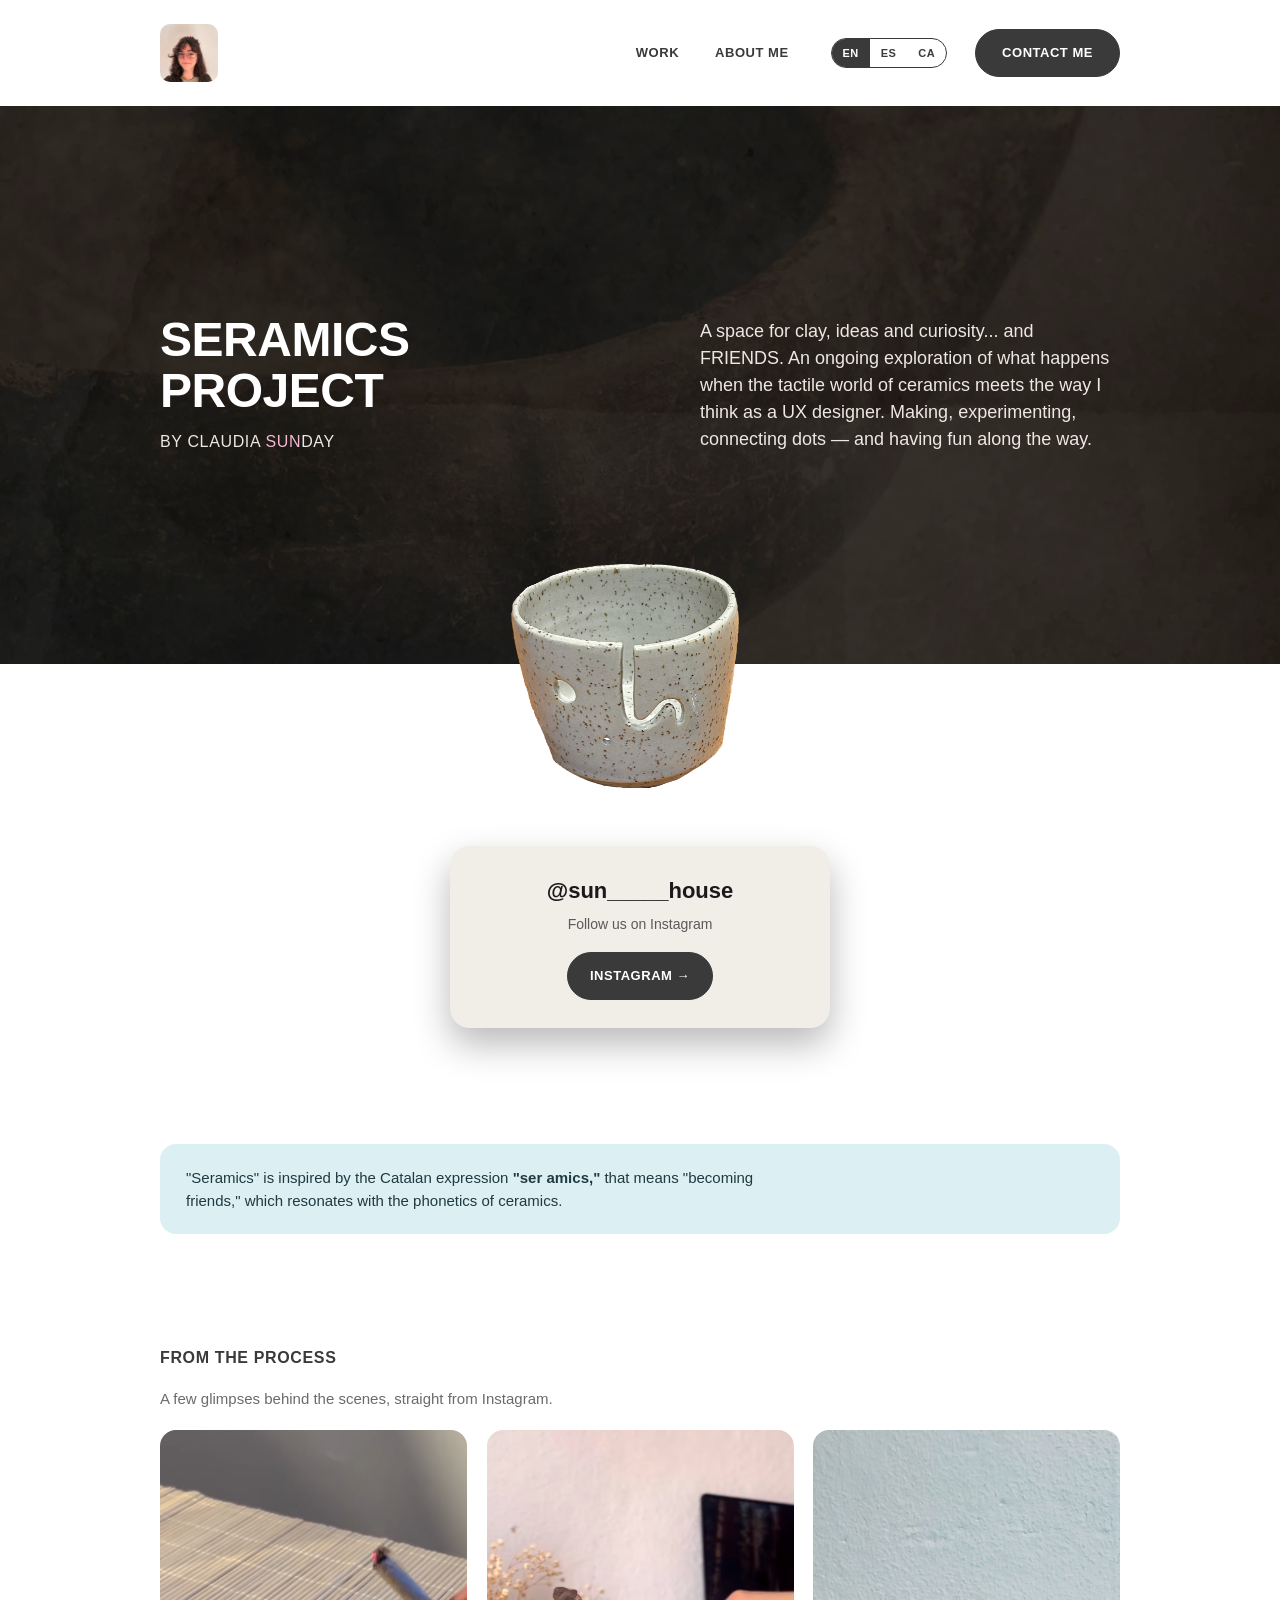
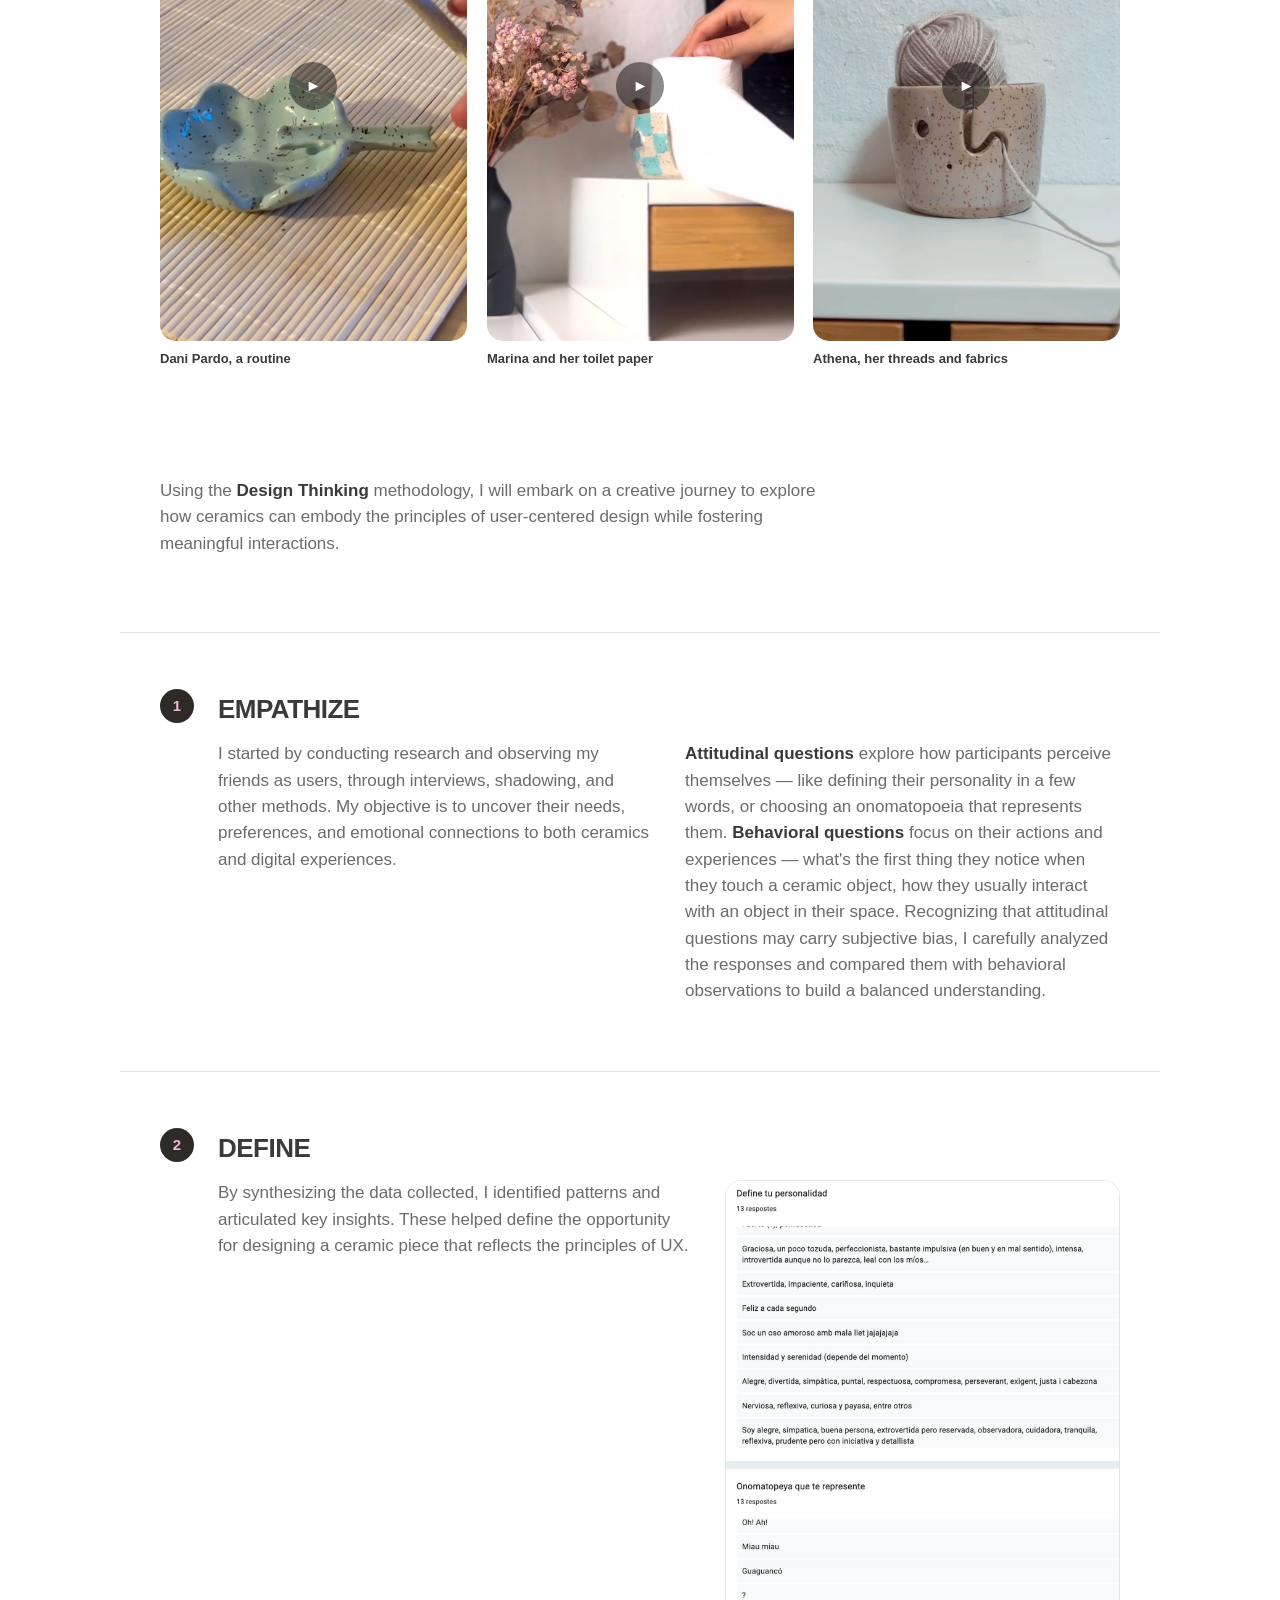
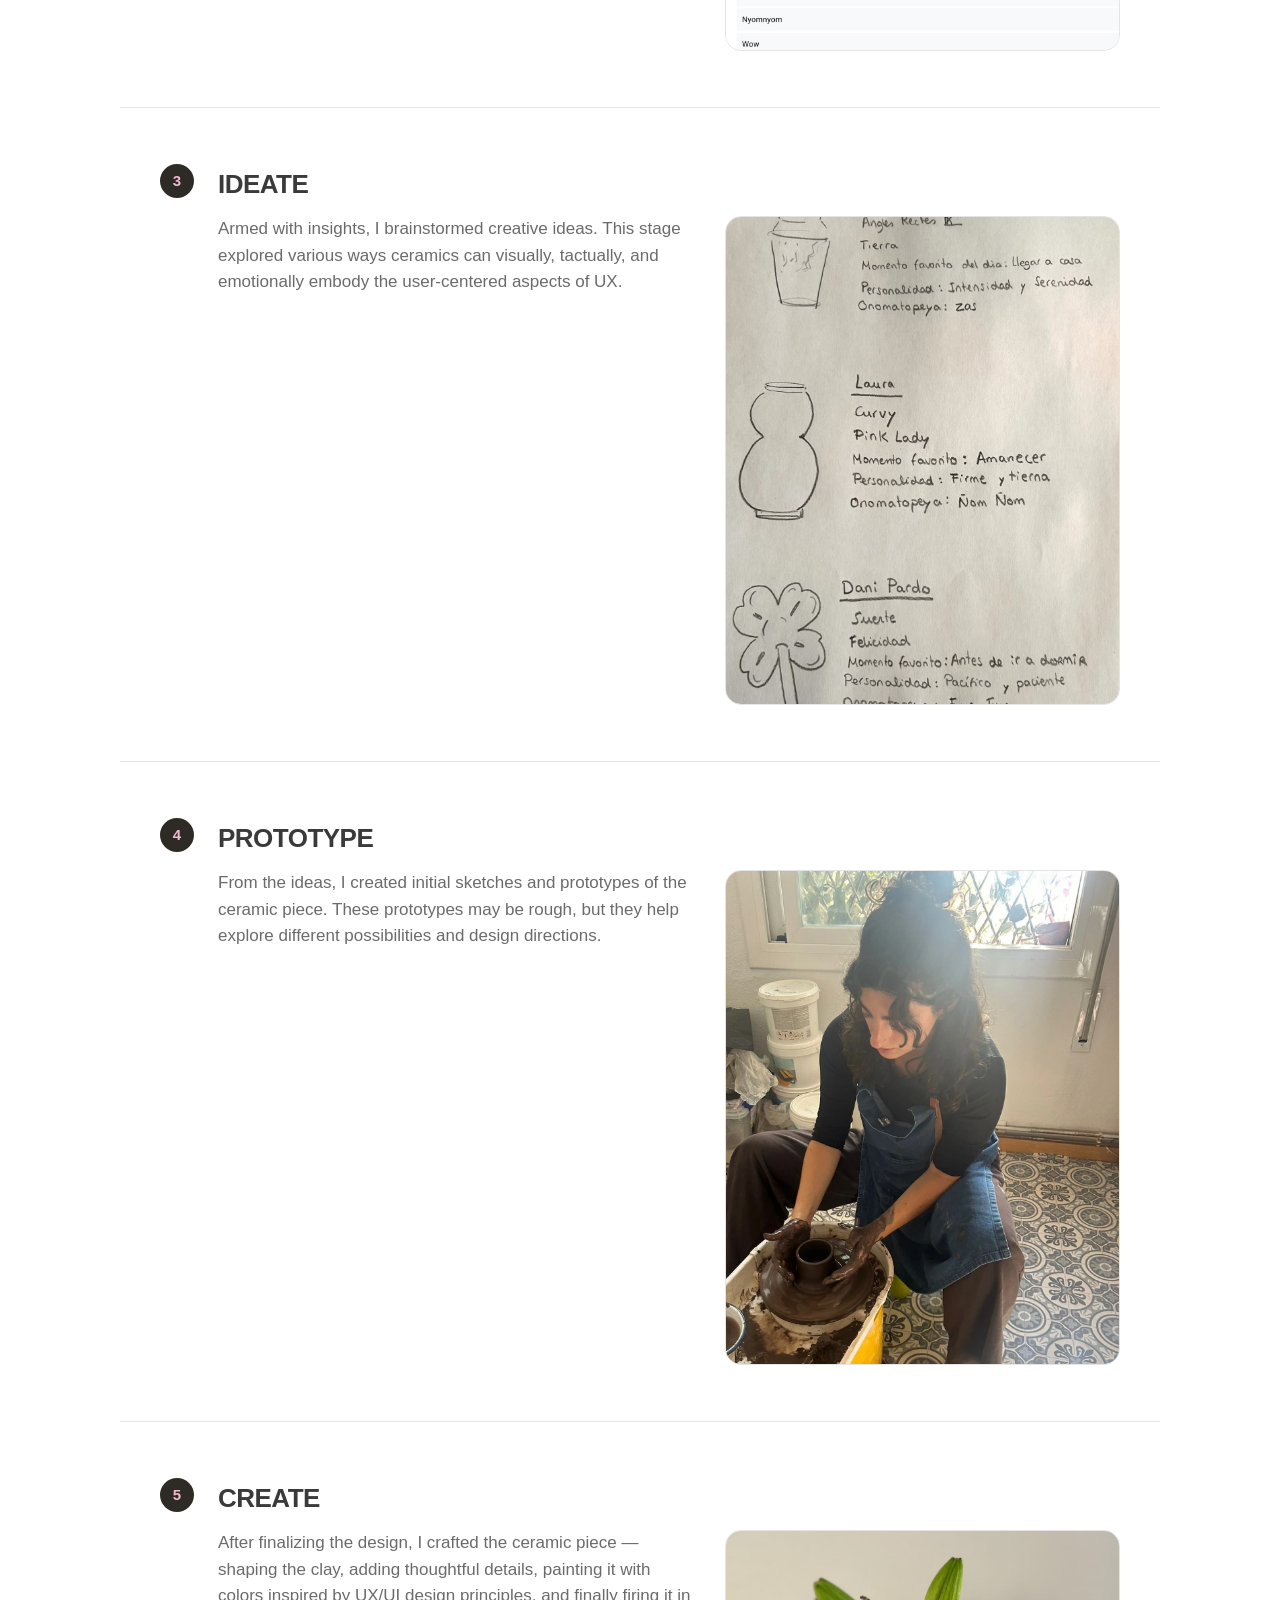
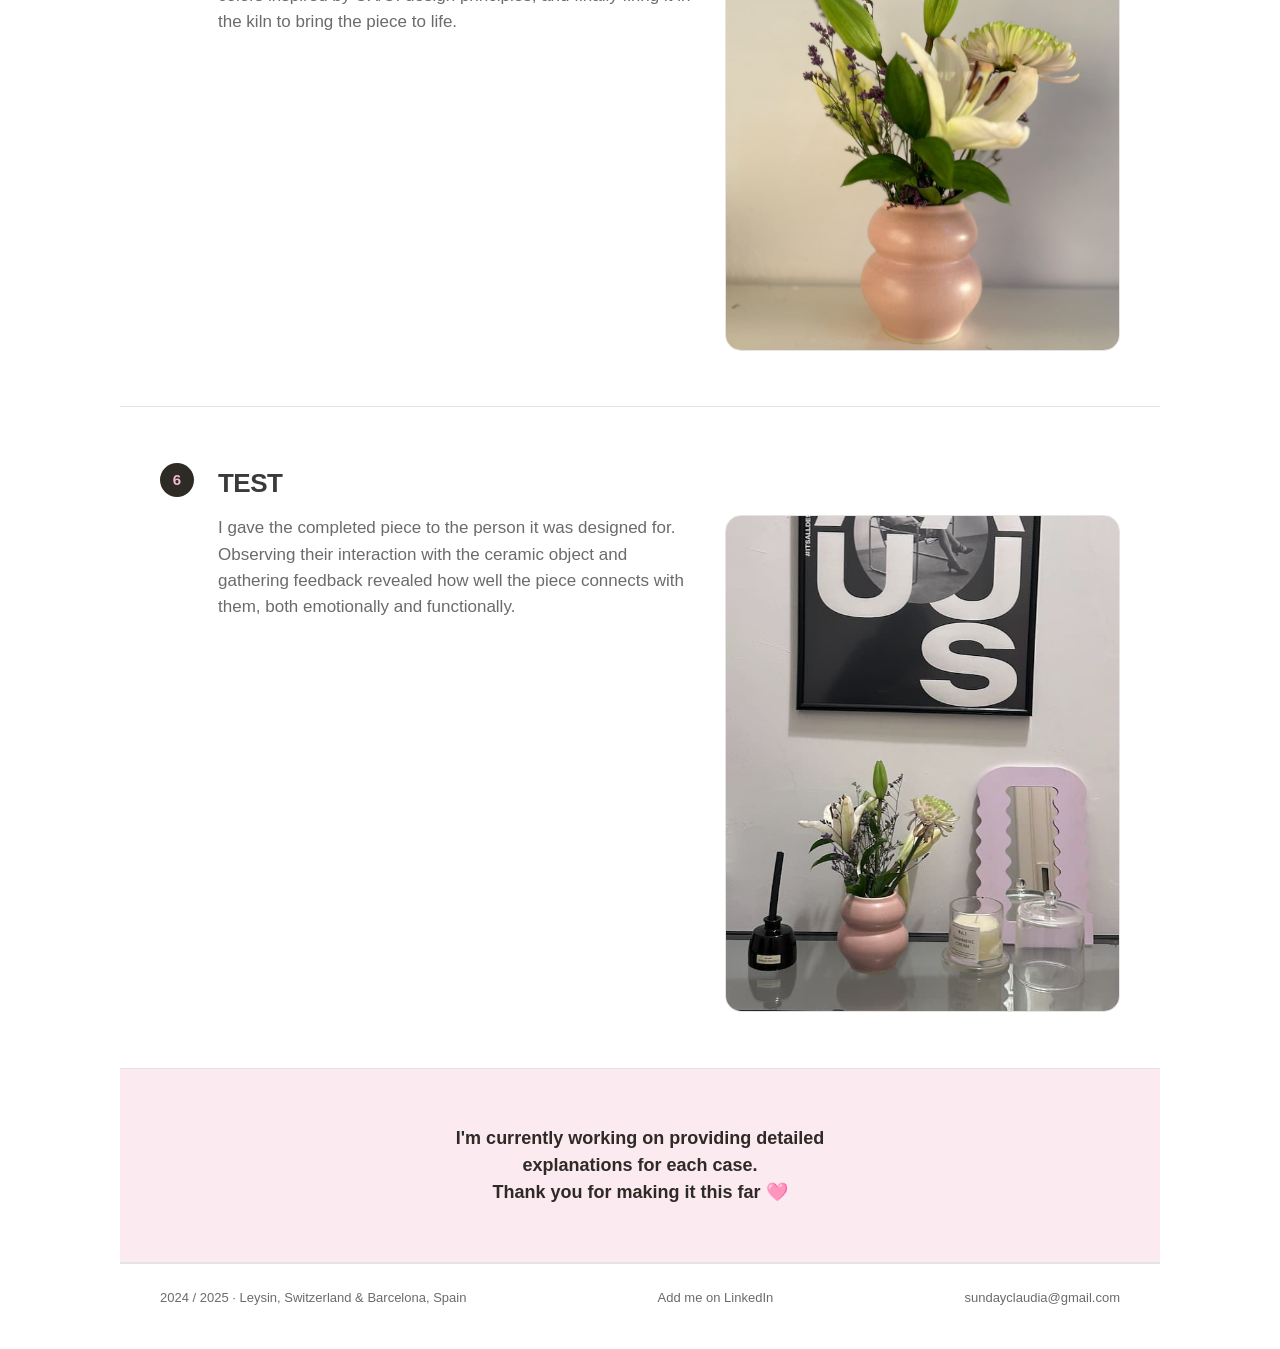
<file: creativespace.html>
<!DOCTYPE html>
<html lang="en" translate="no">
<head>
    <meta charset="UTF-8">
    <meta name="google" content="notranslate">
    <meta name="viewport" content="width=device-width, initial-scale=1.0">
    <link rel="stylesheet" href="stylesheet.css">
    <link rel="icon" href="favicon-Ceramica.png" type="image/png">
    <title>Seramics Project — Creative space | Claudia Domingo Ruiz</title>
    <meta name="description" content="Seramics Project — a personal ceramics project by Claudia Domingo Ruiz, exploring UX design principles through Design Thinking and clay.">
    <meta name="robots" content="noindex, nofollow">
    <!-- Google tag (gtag.js) -->
    <script async src="https://www.googletagmanager.com/gtag/js?id=G-ZMJE6FHS1Z"></script>
    <script>
      window.dataLayer = window.dataLayer || [];
      function gtag(){dataLayer.push(arguments);}
      gtag('js', new Date());
      gtag('config', 'G-ZMJE6FHS1Z');
    </script>
</head>
<body>
    <nav class="navbar" id="siteNav">
        <div class="navInner">
            <div class="navLogoClau">
                <a href="index.html"><img src="avatar-nav.jpg" alt="Claudia Domingo Ruiz" class="avatar"></a>
            </div>
            <button type="button" class="hamburger" id="hamburgerBtn" aria-label="Menu" aria-expanded="false">
                <span></span><span></span><span></span>
            </button>
            <div class="navActions" id="navActions">
                <ul>
                    <li>
                        <a href="index.html#projects" data-i18n="navWork">Work</a>
                    </li>
                    <li><a href="about.html" data-i18n="navAbout">About me</a></li>
                </ul>
                <div class="langToggle" role="group" aria-label="Language">
                    <button type="button" data-setlang="en">EN</button>
                    <button type="button" data-setlang="es">ES</button>
                    <button type="button" data-setlang="ca">CA</button>
                </div>
                <a href="mailto:sundayclaudia@gmail.com" class="btn-pill nav-cta" data-i18n="navContact">Contact me</a>
            </div>
        </div>
    </nav>

    <div class="ooHeroWrap">
        <div class="ooHeroFull">
            <img src="portada_OOO.jpg" alt="Handmade ceramic bowl" class="ooHeroFullImg">
            <div class="ooHeroFullText">
                <div class="ooHeroTitle">
                    <h1>Seramics<br>Project</h1>
                    <p class="ooHeroBy">By Claudia <span class="pink">Sun</span>day</p>
                </div>
                <div class="ooHeroCopy">
                    <p data-i18n="heroCopy">A space for clay, ideas and curiosity... and FRIENDS. An ongoing exploration of what happens when the tactile world of ceramics meets the way I think as a UX designer. Making, experimenting, connecting dots — and having fun along the way.</p>
                </div>
            </div>
        </div>
        <div class="potStack" id="potReveal">
            <img src="pot_sinhilo.png" alt="Ceramic bowl empty" class="potImg potBase">
            <img src="pot_conhilo.png" alt="Ceramic bowl holding a ball of pink yarn" class="potImg potOverlay" id="potOverlay">
        </div>
        <div class="igWidget">
            <p class="igHandle">@sun_____house</p>
            <p class="igFollow" data-i18n="igFollow">Follow us on Instagram</p>
            <a href="https://www.instagram.com/sun_____house/" target="_blank" rel="noopener" class="btn-pill">Instagram &rarr;</a>
        </div>
    </div>

    <section class="ceramics" style="border-top:none;">
        <div class="ooQuote">
            <p data-i18n="quoteText">"Seramics" is inspired by the Catalan expression <em>"ser amics,"</em> that means "becoming friends," which resonates with the phonetics of ceramics.</p>
        </div>
    </section>

    <section class="ceramics" style="border-top:none;">
        <h2 class="pixelsTitle" style="font-size:16px;" data-i18n="processHeading">From the process</h2>
        <p class="sub" style="margin-top:8px;" data-i18n="processSub">A few glimpses behind the scenes, straight from Instagram.</p>
        <div class="igReelsGrid">
            <button type="button" class="igReelCard" data-reel="1">
                <span class="igReelThumb" style="background-image:url('reel-1.png');"><span class="igReelPlay">&#9658;</span></span>
                <span class="igReelLabel" data-i18n="reel1Label">Dani Pardo, a routine</span>
            </button>
            <button type="button" class="igReelCard" data-reel="2">
                <span class="igReelThumb" style="background-image:url('reel-2.png');"><span class="igReelPlay">&#9658;</span></span>
                <span class="igReelLabel" data-i18n="reel2Label">Marina and her toilet paper</span>
            </button>
            <button type="button" class="igReelCard" data-reel="3">
                <span class="igReelThumb" style="background-image:url('reel-3.png');"><span class="igReelPlay">&#9658;</span></span>
                <span class="igReelLabel" data-i18n="reel3Label">Athena, her threads and fabrics</span>
            </button>
        </div>
    </section>

    <div class="igModalOverlay" id="igModalOverlay">
        <div class="igModal">
            <button type="button" class="igModalClose" id="igModalClose" aria-label="Close">&times;</button>
            <h3 id="igModalTitle">Reel</h3>
            <p id="igModalText">Placeholder text explaining the creative process behind this piece.</p>
            <a id="igModalLink" href="#" target="_blank" rel="noopener" class="btn-pill">View on Instagram &rarr;</a>
        </div>
    </div>

    <section class="ceramics" style="border-top:none;">
        <p style="font-size:17px; max-width:70ch;" data-i18n="designThinkingIntro">Using the <strong style="color:var(--ink);">Design Thinking</strong> methodology, I will embark on a creative journey to explore how ceramics can embody the principles of user-centered design while fostering meaningful interactions.</p>
    </section>

    <section class="ceramics" style="border-top:1px solid var(--line);">
        <div class="ooStep">
            <span class="ooStepNum">1</span>
            <div class="ooStepBody">
                <h2 data-i18n="step1Heading">Empathize</h2>
                <div class="ooStepTwoColText">
                    <p data-i18n="step1P1">I started by conducting research and observing my friends as users, through interviews, shadowing, and other methods. My objective is to uncover their needs, preferences, and emotional connections to both ceramics and digital experiences.</p>
                    <p data-i18n="step1P2"><strong style="color:var(--ink);">Attitudinal questions</strong> explore how participants perceive themselves — like defining their personality in a few words, or choosing an onomatopoeia that represents them. <strong style="color:var(--ink);">Behavioral questions</strong> focus on their actions and experiences — what's the first thing they notice when they touch a ceramic object, how they usually interact with an object in their space. Recognizing that attitudinal questions may carry subjective bias, I carefully analyzed the responses and compared them with behavioral observations to build a balanced understanding.</p>
                </div>
            </div>
        </div>
    </section>

    <section class="ceramics" style="border-top:1px solid var(--line);">
        <div class="ooStep">
            <span class="ooStepNum">2</span>
            <div class="ooStepBody">
                <h2 data-i18n="step2Heading">Define</h2>
                <div class="ooStepTwoCol">
                    <div class="ooStepText">
                        <p data-i18n="step2P1">By synthesizing the data collected, I identified patterns and articulated key insights. These helped define the opportunity for designing a ceramic piece that reflects the principles of UX.</p>
                    </div>
                    <img src="ooo-survey-results.jpg" alt="Survey results from the Empathize research phase" class="ooStepImg ooStepImgCol">
                </div>
            </div>
        </div>
    </section>

    <section class="ceramics" style="border-top:1px solid var(--line);">
        <div class="ooStep">
            <span class="ooStepNum">3</span>
            <div class="ooStepBody">
                <h2 data-i18n="step3Heading">Ideate</h2>
                <div class="ooStepTwoCol">
                    <div class="ooStepText">
                        <p data-i18n="step3P1">Armed with insights, I brainstormed creative ideas. This stage explored various ways ceramics can visually, tactually, and emotionally embody the user-centered aspects of UX.</p>
                    </div>
                    <img src="ooo-research-notes.jpg" alt="Handwritten research notes defining ceramic personas" class="ooStepImg ooStepImgCol">
                </div>
            </div>
        </div>
    </section>

    <section class="ceramics" style="border-top:1px solid var(--line);">
        <div class="ooStep">
            <span class="ooStepNum">4</span>
            <div class="ooStepBody">
                <h2 data-i18n="step4Heading">Prototype</h2>
                <div class="ooStepTwoCol">
                    <div class="ooStepText">
                        <p data-i18n="step4P1">From the ideas, I created initial sketches and prototypes of the ceramic piece. These prototypes may be rough, but they help explore different possibilities and design directions.</p>
                    </div>
                    <img src="ooo-wheel-throwing.jpg" alt="Claudia shaping clay on a pottery wheel" class="ooStepImg ooStepImgCol">
                </div>
            </div>
        </div>
    </section>

    <section class="ceramics" style="border-top:1px solid var(--line);">
        <div class="ooStep">
            <span class="ooStepNum">5</span>
            <div class="ooStepBody">
                <h2 data-i18n="step5Heading">Create</h2>
                <div class="ooStepTwoCol">
                    <div class="ooStepText">
                        <p data-i18n="step5P1">After finalizing the design, I crafted the ceramic piece — shaping the clay, adding thoughtful details, painting it with colors inspired by UX/UI design principles, and finally firing it in the kiln to bring the piece to life.</p>
                    </div>
                    <img src="ooo-final-vase.jpg" alt="The finished ceramic vase with fresh flowers" class="ooStepImg ooStepImgCol">
                </div>
            </div>
        </div>
    </section>

    <section class="ceramics" style="border-top:1px solid var(--line);">
        <div class="ooStep">
            <span class="ooStepNum">6</span>
            <div class="ooStepBody">
                <h2 data-i18n="step6Heading">Test</h2>
                <div class="ooStepTwoCol">
                    <div class="ooStepText">
                        <p data-i18n="step6P1">I gave the completed piece to the person it was designed for. Observing their interaction with the ceramic object and gathering feedback revealed how well the piece connects with them, both emotionally and functionally.</p>
                    </div>
                    <img src="ooo-prototype-shelf.jpg" alt="Prototype styling: vase, mirror and candle on a shelf" class="ooStepImg ooStepImgCol">
                </div>
            </div>
        </div>
    </section>

    <section class="ooFooterNote">
        <p data-i18n="footerNote">I'm currently working on providing detailed explanations for each case.<br>Thank you for making it this far 🩷</p>
    </section>

    <footer class="site">
        <span data-i18n="footerLocation">Barcelona, Spain</span>
        <a href="https://www.linkedin.com/in/claudiadom/" target="_blank" rel="noopener" data-i18n="footerLinkedin">Add me on LinkedIn</a>
        <a href="mailto:sundayclaudia@gmail.com">sundayclaudia@gmail.com</a>
    </footer>

    <script src="i18n.js"></script>
    <script src="reveal.js"></script>
    <script>
        (function () {
            var nav = document.getElementById('siteNav');
            function onScroll() {
                if (window.scrollY > 60) { nav.classList.add('scrolled'); } else { nav.classList.remove('scrolled'); }
            }
            window.addEventListener('scroll', onScroll, { passive: true });
            onScroll();

            var hamburgerBtn = document.getElementById('hamburgerBtn');
            var navActionsEl = document.getElementById('navActions');
            if (hamburgerBtn && navActionsEl) {
                hamburgerBtn.addEventListener('click', function () {
                    var isOpen = navActionsEl.classList.toggle('open');
                    hamburgerBtn.classList.toggle('open', isOpen);
                    hamburgerBtn.setAttribute('aria-expanded', isOpen ? 'true' : 'false');
                });
                navActionsEl.querySelectorAll('a').forEach(function (link) {
                    link.addEventListener('click', function () {
                        navActionsEl.classList.remove('open');
                        hamburgerBtn.classList.remove('open');
                        hamburgerBtn.setAttribute('aria-expanded', 'false');
                    });
                });
            }

            var pageDict = {
                es: {
                    heroCopy: "Un espacio para el barro, las ideas y la curiosidad... y las AMISTADES. Una exploración continua de qué pasa cuando el mundo táctil de la cerámica se encuentra con mi forma de pensar como diseñadora UX. Hacer, experimentar, conectar puntos — y divertirme por el camino.",
                    igFollow: "Síguenos en Instagram",
                    quoteText: "\"Seramics\" está inspirado en la expresión catalana <em>\"ser amics\"</em>, que significa \"hacerse amigos\", y que resuena con la fonética de la cerámica.",
                    processHeading: "Del proceso",
                    processSub: "Algunos vistazos entre bambalinas, directamente de Instagram.",
                    designThinkingIntro: "Usando la metodología <strong style=\"color:var(--ink);\">Design Thinking</strong>, emprendo un viaje creativo para explorar cómo la cerámica puede encarnar los principios del diseño centrado en el usuario, mientras fomenta interacciones con sentido.",
                    step1Heading: "Empatizar",
                    step1P1: "Empecé investigando y observando a mis amigos como usuarios, mediante entrevistas, shadowing y otros métodos. Mi objetivo es descubrir sus necesidades, preferencias y conexiones emocionales tanto con la cerámica como con las experiencias digitales.",
                    step1P2: "<strong style=\"color:var(--ink);\">Las preguntas actitudinales</strong> exploran cómo se perciben a sí mismos los participantes — como definir su personalidad en pocas palabras, o elegir una onomatopeya que les represente. <strong style=\"color:var(--ink);\">Las preguntas de comportamiento</strong> se centran en sus acciones y experiencias — qué es lo primero que notan al tocar un objeto de cerámica, cómo suelen interactuar con un objeto en su espacio. Sabiendo que las preguntas actitudinales pueden tener sesgo subjetivo, analicé con cuidado las respuestas y las comparé con observaciones de comportamiento para construir una comprensión equilibrada.",
                    step2Heading: "Definir",
                    step2P1: "Al sintetizar los datos recogidos, identifiqué patrones y articulé insights clave. Esto me ayudó a definir la oportunidad de diseñar una pieza de cerámica que reflejara los principios de la UX.",
                    step3Heading: "Idear",
                    step3P1: "Con esos insights, hice una lluvia de ideas creativas. Esta fase exploró distintas formas en que la cerámica puede encarnar, visual, táctil y emocionalmente, los aspectos centrados en el usuario de la UX.",
                    step4Heading: "Prototipar",
                    step4P1: "A partir de las ideas, creé bocetos y prototipos iniciales de la pieza. Estos prototipos pueden ser toscos, pero ayudan a explorar distintas posibilidades y direcciones de diseño.",
                    step5Heading: "Crear",
                    step5P1: "Tras finalizar el diseño, elaboré la pieza de cerámica — dando forma al barro, añadiendo detalles cuidados, pintándola con colores inspirados en los principios del diseño UX/UI, y finalmente cociéndola en el horno para darle vida.",
                    step6Heading: "Testear",
                    step6P1: "Entregué la pieza terminada a la persona para la que estaba pensada. Observar su interacción con el objeto de cerámica y recoger su feedback reveló hasta qué punto la pieza conectaba con ella, tanto emocional como funcionalmente.",
                    footerNote: "Estoy trabajando en dar explicaciones más detalladas de cada caso.<br>Gracias por llegar hasta aquí 🩷",
                    reel1Label: "Dani Pardo, una rutina",
                    reel2Label: "Marina y su papel de váter",
                    reel3Label: "Athena con sus hilos y telas"
                },
                ca: {
                    heroCopy: "Un espai per al fang, les idees i la curiositat... i les AMISTATS. Una exploració contínua de què passa quan el món tàctil de la ceràmica es troba amb la meva manera de pensar com a dissenyadora UX. Fer, experimentar, connectar punts — i divertir-me pel camí.",
                    igFollow: "Segueix-nos a Instagram",
                    quoteText: "\"Seramics\" està inspirat en l'expressió catalana <em>\"ser amics\"</em>, que ressona amb la fonètica de la ceràmica.",
                    processHeading: "Del procés",
                    processSub: "Uns quants moments entre bastidors, directament d'Instagram.",
                    designThinkingIntro: "Fent servir la metodologia <strong style=\"color:var(--ink);\">Design Thinking</strong>, emprenc un viatge creatiu per explorar com la ceràmica pot encarnar els principis del disseny centrat en l'usuari, tot fomentant interaccions amb sentit.",
                    step1Heading: "Empatitzar",
                    step1P1: "Vaig començar investigant i observant els meus amics com a usuaris, mitjançant entrevistes, shadowing i altres mètodes. El meu objectiu és descobrir les seves necessitats, preferències i connexions emocionals tant amb la ceràmica com amb les experiències digitals.",
                    step1P2: "<strong style=\"color:var(--ink);\">Les preguntes actitudinals</strong> exploren com es perceben a si mateixos els participants — com definir la seva personalitat en poques paraules, o triar una onomatopeia que els representi. <strong style=\"color:var(--ink);\">Les preguntes de comportament</strong> se centren en les seves accions i experiències — què és el primer que noten en tocar un objecte de ceràmica, com solen interactuar amb un objecte al seu espai. Sabent que les preguntes actitudinals poden tenir biaix subjectiu, vaig analitzar amb cura les respostes i les vaig comparar amb observacions de comportament per construir una comprensió equilibrada.",
                    step2Heading: "Definir",
                    step2P1: "En sintetitzar les dades recollides, vaig identificar patrons i vaig articular insights clau. Això em va ajudar a definir l'oportunitat de dissenyar una peça de ceràmica que reflectís els principis de la UX.",
                    step3Heading: "Idear",
                    step3P1: "Amb aquests insights, vaig fer una pluja d'idees creatives. Aquesta fase va explorar diferents maneres en què la ceràmica pot encarnar, visual, tàctil i emocionalment, els aspectes centrats en l'usuari de la UX.",
                    step4Heading: "Prototipar",
                    step4P1: "A partir de les idees, vaig crear esbossos i prototips inicials de la peça. Aquests prototips poden ser bastos, però ajuden a explorar diferents possibilitats i direccions de disseny.",
                    step5Heading: "Crear",
                    step5P1: "Un cop finalitzat el disseny, vaig elaborar la peça de ceràmica — donant forma al fang, afegint detalls curosos, pintant-la amb colors inspirats en els principis del disseny UX/UI, i finalment coent-la al forn per donar-li vida.",
                    step6Heading: "Testejar",
                    step6P1: "Vaig entregar la peça acabada a la persona per a qui estava pensada. Observar la seva interacció amb l'objecte de ceràmica i recollir el seu feedback va revelar fins a quin punt la peça connectava amb ella, tant emocionalment com funcionalment.",
                    footerNote: "Estic treballant per donar explicacions més detallades de cada cas.<br>Gràcies per arribar fins aquí 🩷",
                    reel1Label: "Dani Pardo, una rutina",
                    reel2Label: "Marina i el seu paper higiènic",
                    reel3Label: "Athena, els seus fils i teles"
                }
            };
            I18N_APPLY(pageDict);

            var reelData = {
                "1": {
                    url: "https://www.instagram.com/reel/DDMopxWgt-9/",
                    en: {
                        title: "Dani Pardo, a routine",
                        text: "Some gifts start with a question.\n\nWhat's your favourite moment of the day?\nWhat colour represents you?\nWhat are you like when no one's watching?\n\nRight before falling asleep. Luck and happiness as his personality. Someone peaceful and patient, even when things aren't going so well.\n\nWith those answers I found the thread: that small ritual of calm right before sleep, the quiet close of the day. From there I designed a piece inspired by the four-leaf clover — his symbol of luck — as a way to accompany that exact moment of peace before bed, not a generic object.\n\nThe result is a small piece that accompanies exactly that ritual that defines him."
                    },
                    es: {
                        title: "Dani Pardo, una rutina",
                        text: "Hay regalos que empiezan con una pregunta.\n\n¿Cuál es tu momento favorito del día?\n¿Qué color te representa?\n¿Cómo eres cuando nadie te está mirando?\n\nAntes de ir a dormir. La suerte y la felicidad como personalidad. Alguien pacífico y paciente, incluso cuando las cosas no van tan bien.\n\nCon esas respuestas identifiqué el hilo conductor: ese pequeño ritual de calma justo antes de dormir, el cierre tranquilo del día. A partir de ahí ideé una pieza inspirada en el trébol de cuatro hojas — su símbolo de la suerte — como forma de acompañar precisamente ese momento de paz antes de dormir, no un objeto genérico.\n\nEl resultado es una pieza pequeña que acompaña justo ese ritual que la define."
                    },
                    ca: {
                        title: "Dani Pardo, una rutina",
                        text: "Hi ha regals que comencen amb una pregunta.\n\nQuin és el teu moment preferit del dia?\nQuin color et representa?\nCom ets quan ningú et mira?\n\nAbans d'anar a dormir. La sort i la felicitat com a personalitat. Algú pacífic i pacient, fins i tot quan les coses no van tan bé.\n\nAmb aquestes respostes vaig identificar el fil conductor: aquell petit ritual de calma just abans de dormir, el tancament tranquil del dia. A partir d'aquí vaig idear una peça inspirada en el trèvol de quatre fulles — el seu símbol de la sort — com a manera d'acompanyar precisament aquell moment de pau abans de dormir, no un objecte genèric.\n\nEl resultat és una peça petita que acompanya exactament aquest ritual que la defineix."
                    }
                },
                "2": {
                    url: "https://www.instagram.com/reel/DIZFvcxM7TA/",
                    en: {
                        title: "Marina and her toilet paper",
                        text: "For the most spontaneous and fun girl I know.\n\nMy university classmate, graphic designer, lover of colour and of doing things her own way. Bold, modern, and a genuine box of surprises.\n\nWatching her, the pattern was clear: everything about her is about colour and breaking the rules. I decided the piece had to feel like something she'd design herself, so I came up with a geometric composition in blue and white, inspired by her own visual language as a designer, and kept adjusting it until the object — as everyday as a toilet paper holder — stopped being ordinary and became purely her.\n\nAnd yes, her inseparable roll of toilet paper 🧻 had to make an appearance too, because allergies never rest.\n\nA piece built from small details that, together, could only be her."
                    },
                    es: {
                        title: "Marina y su papel de váter",
                        text: "Para la chica más espontánea y divertida que conozco.\n\nMi compañera de universidad, diseñadora gráfica, amante de los colores y de hacer las cosas a su manera. Atrevida, moderna y una auténtica caja de sorpresas.\n\nAl observarla, el patrón estaba claro: todo en ella tiene que ver con el color y con romper la norma. Definí que la pieza debía sentirse como algo que ella misma diseñaría, así que ideé una composición geométrica en azul y blanco, inspirada en su propio lenguaje visual como diseñadora, y la fui ajustando hasta que el objeto — tan cotidiano como un soporte de papel — dejara de ser cotidiano y pasara a ser puramente ella.\n\nY sí, también tenía que aparecer su inseparable rollo de papel de váter 🧻 porque las alergias nunca descansan.\n\nUna pieza hecha a partir de pequeños detalles que, juntos, solo podían ser ella."
                    },
                    ca: {
                        title: "Marina i el seu paper higiènic",
                        text: "Per a la noia més espontània i divertida que conec.\n\nLa meva companya d'universitat, dissenyadora gràfica, amant dels colors i de fer les coses a la seva manera. Atrevida, moderna i una autèntica caixa de sorpreses.\n\nEn observar-la, el patró estava clar: tot en ella té a veure amb el color i amb trencar la norma. Vaig definir que la peça havia de sentir-se com quelcom que ella mateixa dissenyaria, així que vaig idear una composició geomètrica en blau i blanc, inspirada en el seu propi llenguatge visual com a dissenyadora, i la vaig anar ajustant fins que l'objecte — tan quotidià com un suport de paper — deixés de ser quotidià i passés a ser purament ella.\n\nI sí, també havia d'aparèixer el seu inseparable rotlle de paper higiènic 🧻 perquè les al·lèrgies mai no descansen.\n\nUna peça feta a partir de petits detalls que, junts, només podien ser ella."
                    }
                },
                "3": {
                    url: "https://www.instagram.com/reel/DWZlwHkj_3-/",
                    en: {
                        title: "Athena, her threads and fabrics",
                        text: "Very down-to-earth, yet nothing conventional.\n\nShe left the working world behind to join the circus 🎪, and this piece is meant to accompany one of her calm moments: crocheting.\n\nWhat I defined as the core of the piece wasn't the circus itself, but the contrast: someone who has taken several turns in life and still seeks moments of repetitive stillness, like knitting. I designed a shape that solved that specific moment — holding the yarn while she crochets — and let the lines of the piece hint, without being literal, at those changes of direction that define her."
                    },
                    es: {
                        title: "Athena con sus hilos y telas",
                        text: "Muy terrenal, pero nada convencional.\n\nDejó atrás el mundo laboral para dedicarse al circo 🎪 y esta pieza está pensada para acompañarla en uno de sus momentos de calma: hacer ganchillo.\n\nLo que definí como núcleo de la pieza no fue el circo en sí, sino el contraste: alguien que ha dado varios giros de dirección en su vida y aun así busca momentos de quietud repetitiva, como tejer. Ideé una forma que resolviera ese momento concreto — sujetar el hilo mientras teje — y dejé que las líneas de la pieza insinuaran, sin ser literales, esos cambios de rumbo que la definen."
                    },
                    ca: {
                        title: "Athena, els seus fils i teles",
                        text: "Molt terrenal, però gens convencional.\n\nVa deixar enrere el món laboral per dedicar-se al circ 🎪 i aquesta peça està pensada per acompanyar-la en un dels seus moments de calma: fer ganxet.\n\nEl que vaig definir com a nucli de la peça no va ser el circ en si, sinó el contrast: algú que ha fet diversos girs de direcció a la vida i tot i així busca moments de quietud repetitiva, com teixir. Vaig idear una forma que resolgués aquest moment concret — subjectar el fil mentre teixeix — i vaig deixar que les línies de la peça insinuessin, sense ser literals, aquests canvis de rumb que la defineixen."
                    }
                }
            };
            var igOverlay = document.getElementById('igModalOverlay');
            var igTitle = document.getElementById('igModalTitle');
            var igText = document.getElementById('igModalText');
            var igLink = document.getElementById('igModalLink');
            var igClose = document.getElementById('igModalClose');

            document.querySelectorAll('.igReelCard').forEach(function (card) {
                card.addEventListener('click', function () {
                    var entry = reelData[card.getAttribute('data-reel')];
                    if (!entry || !igOverlay) return;
                    var lang = localStorage.getItem('lang') || 'en';
                    var data = entry[lang] || entry.en;
                    igTitle.textContent = data.title;
                    igText.textContent = data.text;
                    igLink.href = entry.url;
                    igOverlay.classList.add('open');
                });
            });
            if (igClose) {
                igClose.addEventListener('click', function () { igOverlay.classList.remove('open'); });
            }
            if (igOverlay) {
                igOverlay.addEventListener('click', function (e) {
                    if (e.target === igOverlay) igOverlay.classList.remove('open');
                });
            }
            document.addEventListener('keydown', function (e) {
                if (e.key === 'Escape' && igOverlay) igOverlay.classList.remove('open');
            });

            var potOverlay = document.getElementById('potOverlay');
            var potSection = document.getElementById('potReveal');
            if (potOverlay && potSection) {
                var potTriggered = false;
                var potTimer = null;
                function checkPotScroll() {
                    if (potTriggered) return;
                    if (window.scrollY < 30) return;
                    var rect = potSection.getBoundingClientRect();
                    var inView = rect.top < window.innerHeight * 0.75 && rect.bottom > 0;
                    if (inView) {
                        potTriggered = true;
                        potTimer = setTimeout(function () {
                            potOverlay.classList.add('visible');
                        }, 400);
                        window.removeEventListener('scroll', checkPotScroll);
                    }
                }
                window.addEventListener('scroll', checkPotScroll, { passive: true });
            }
        })();
    </script>
</body>
</html>
</file>
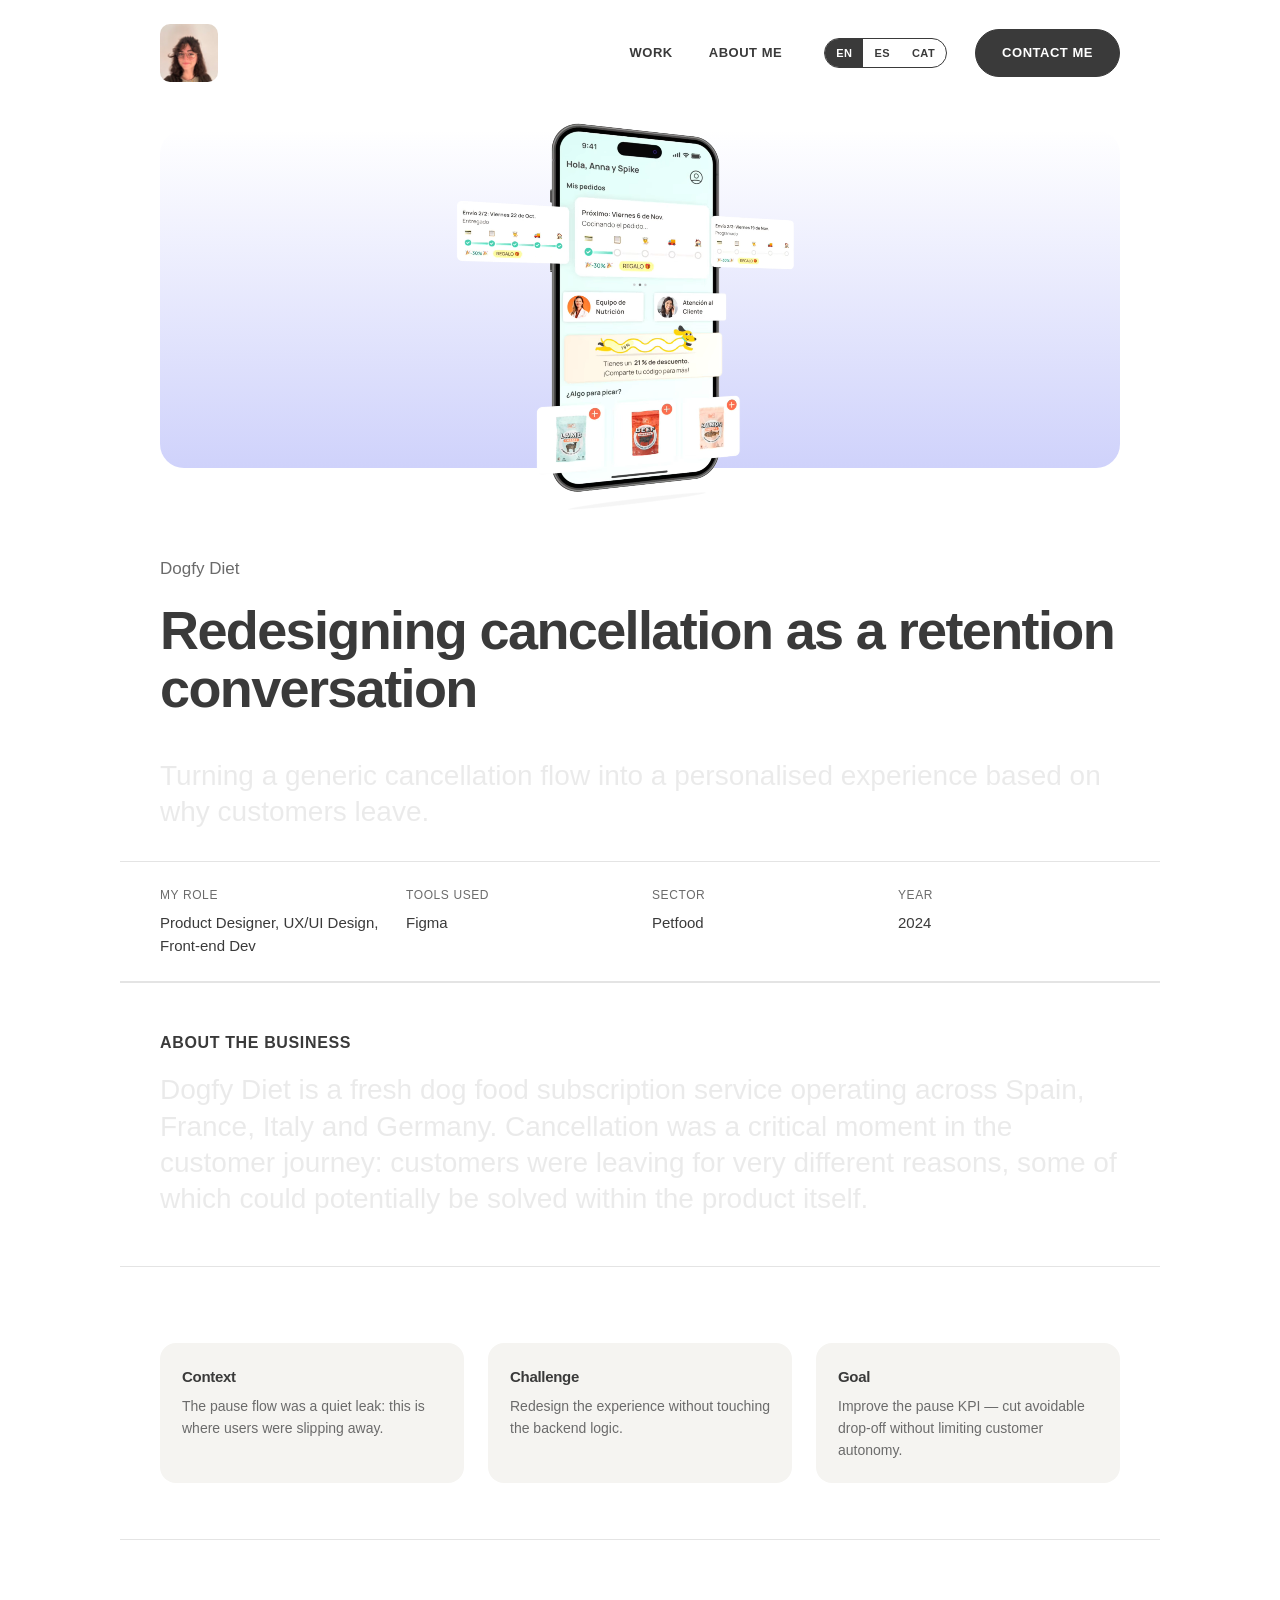
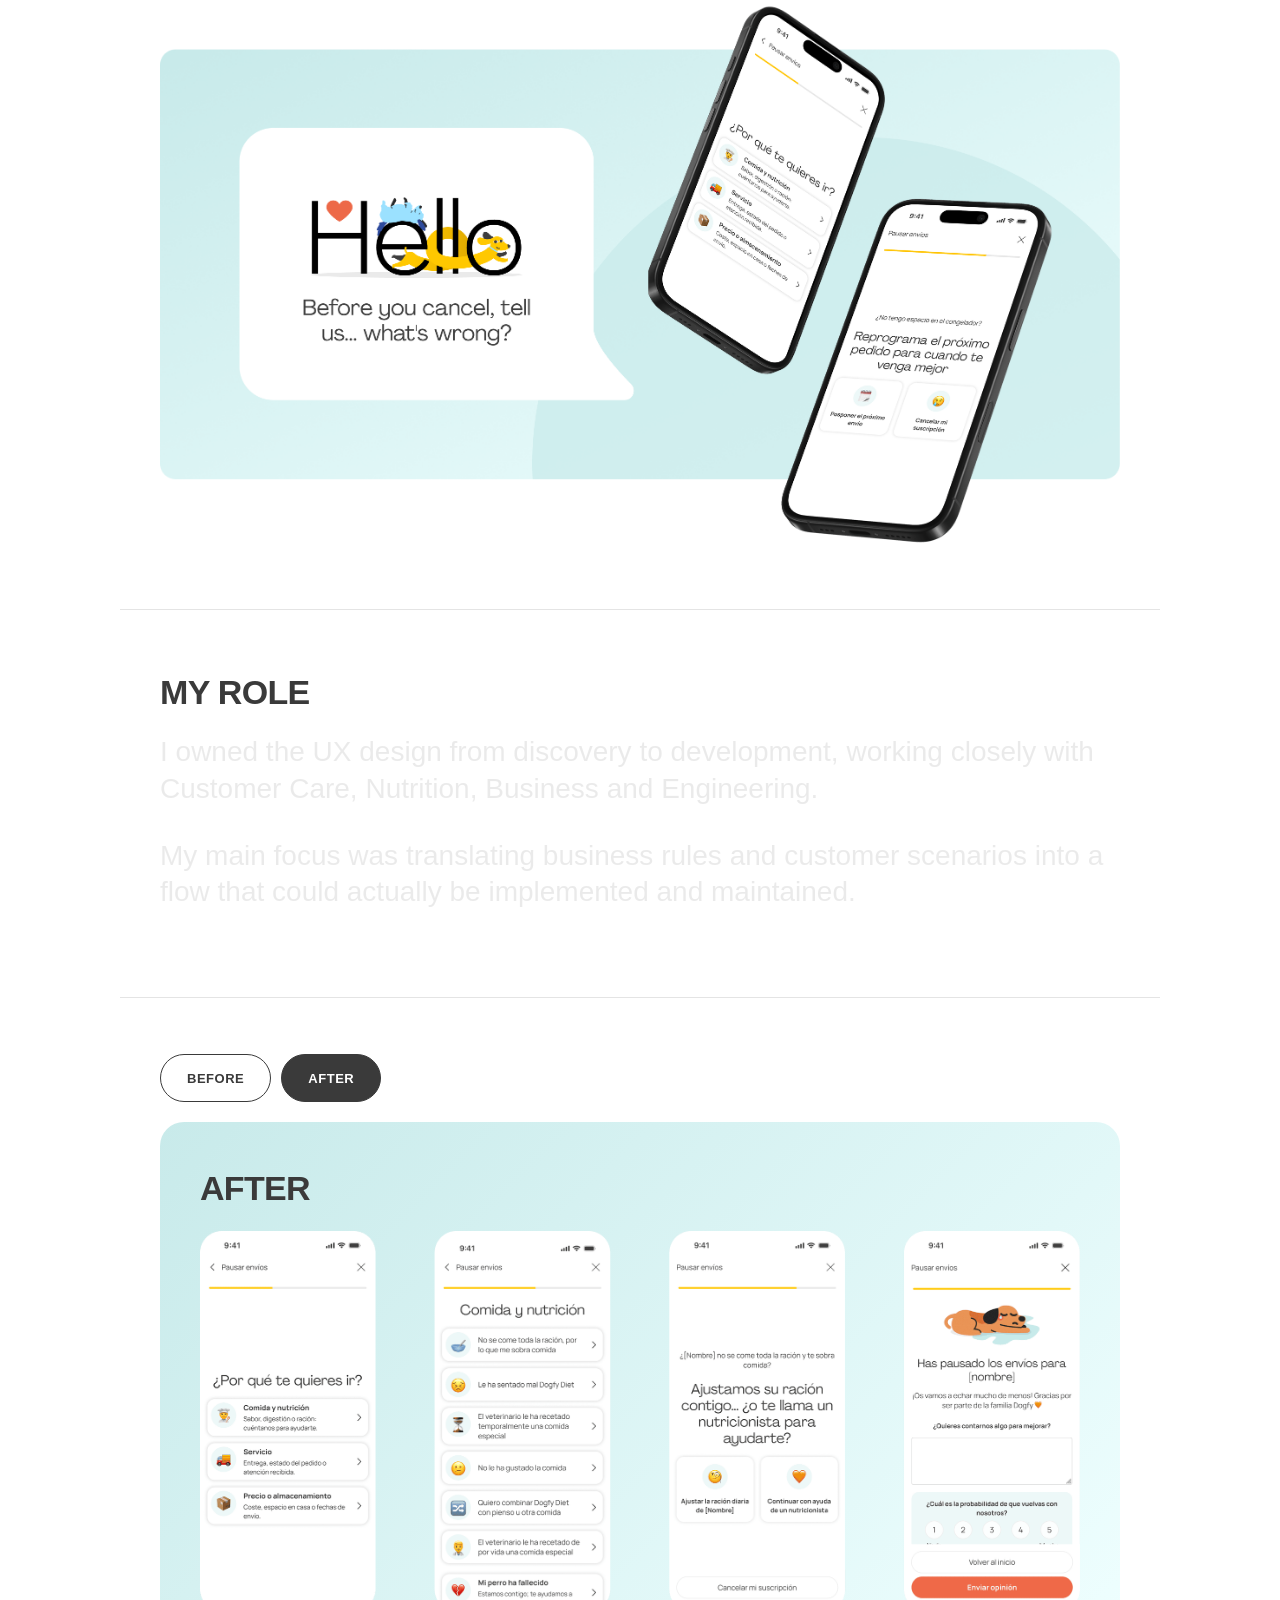
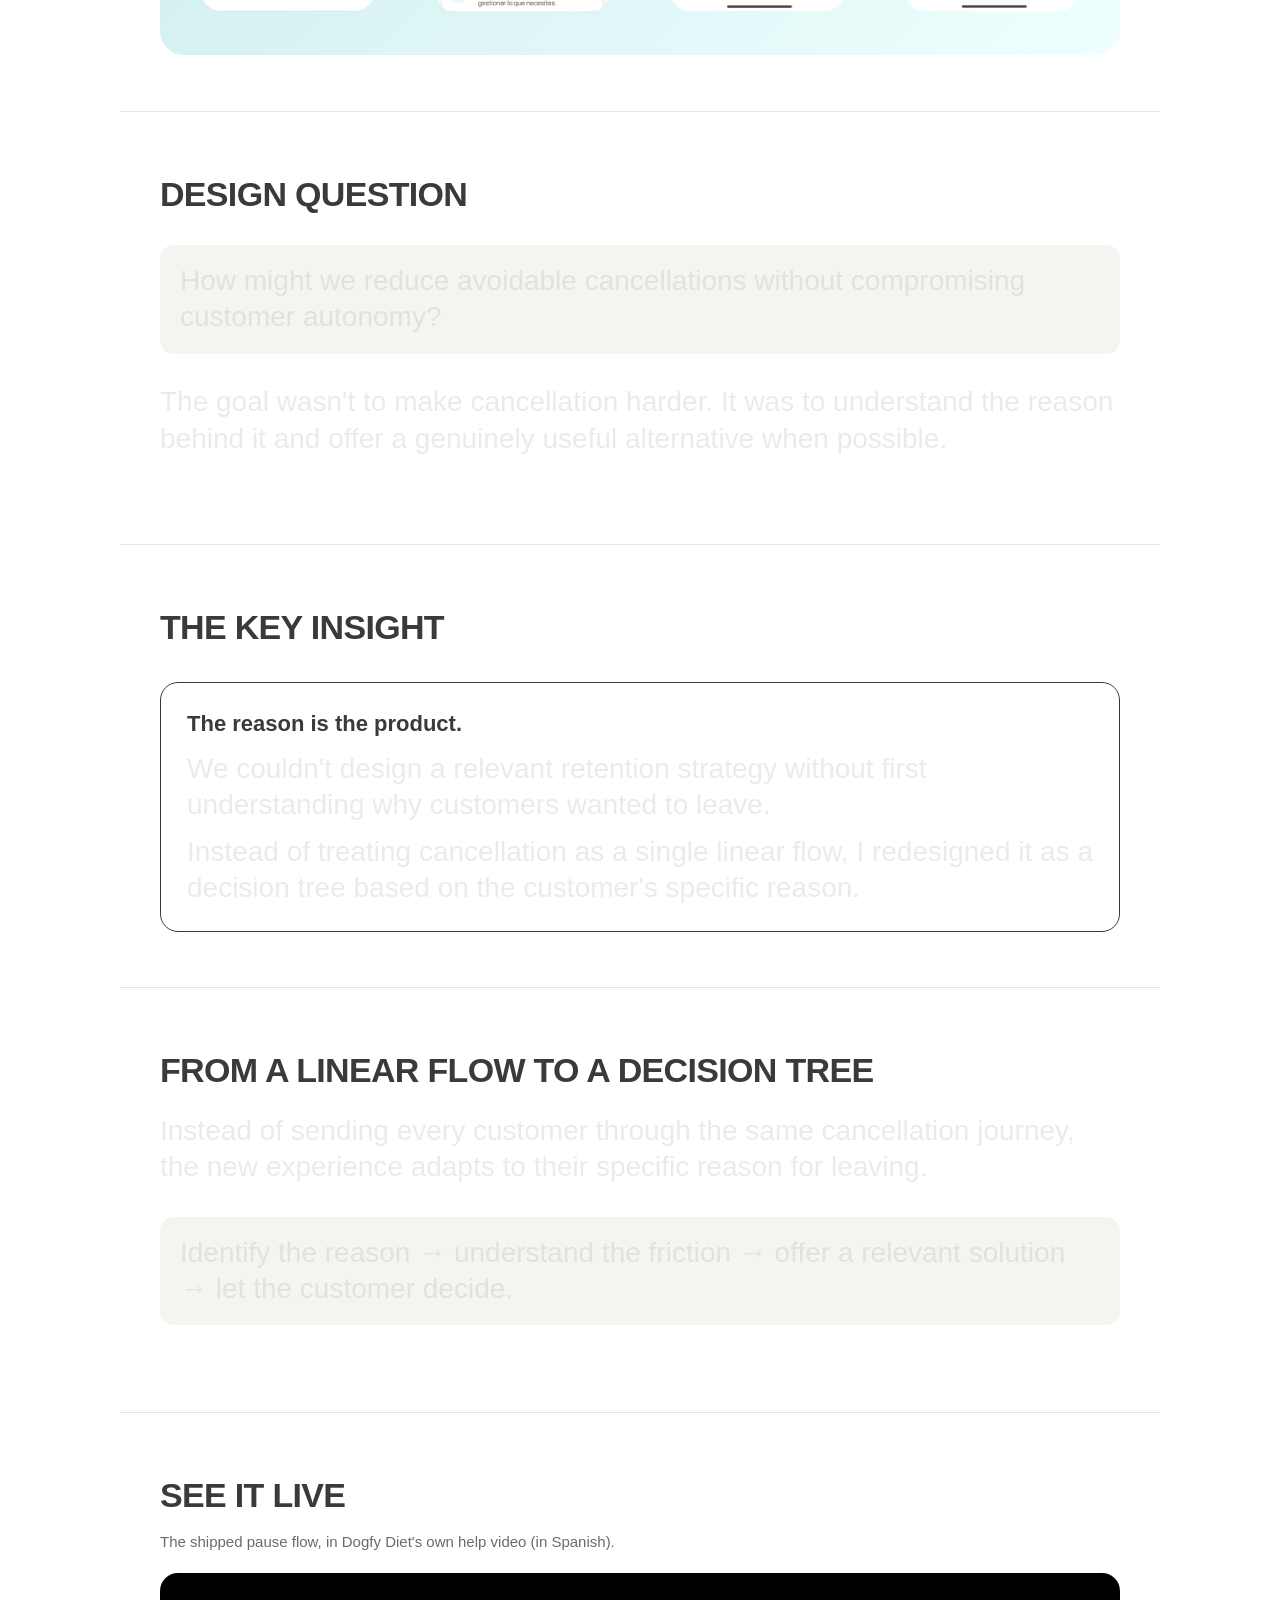
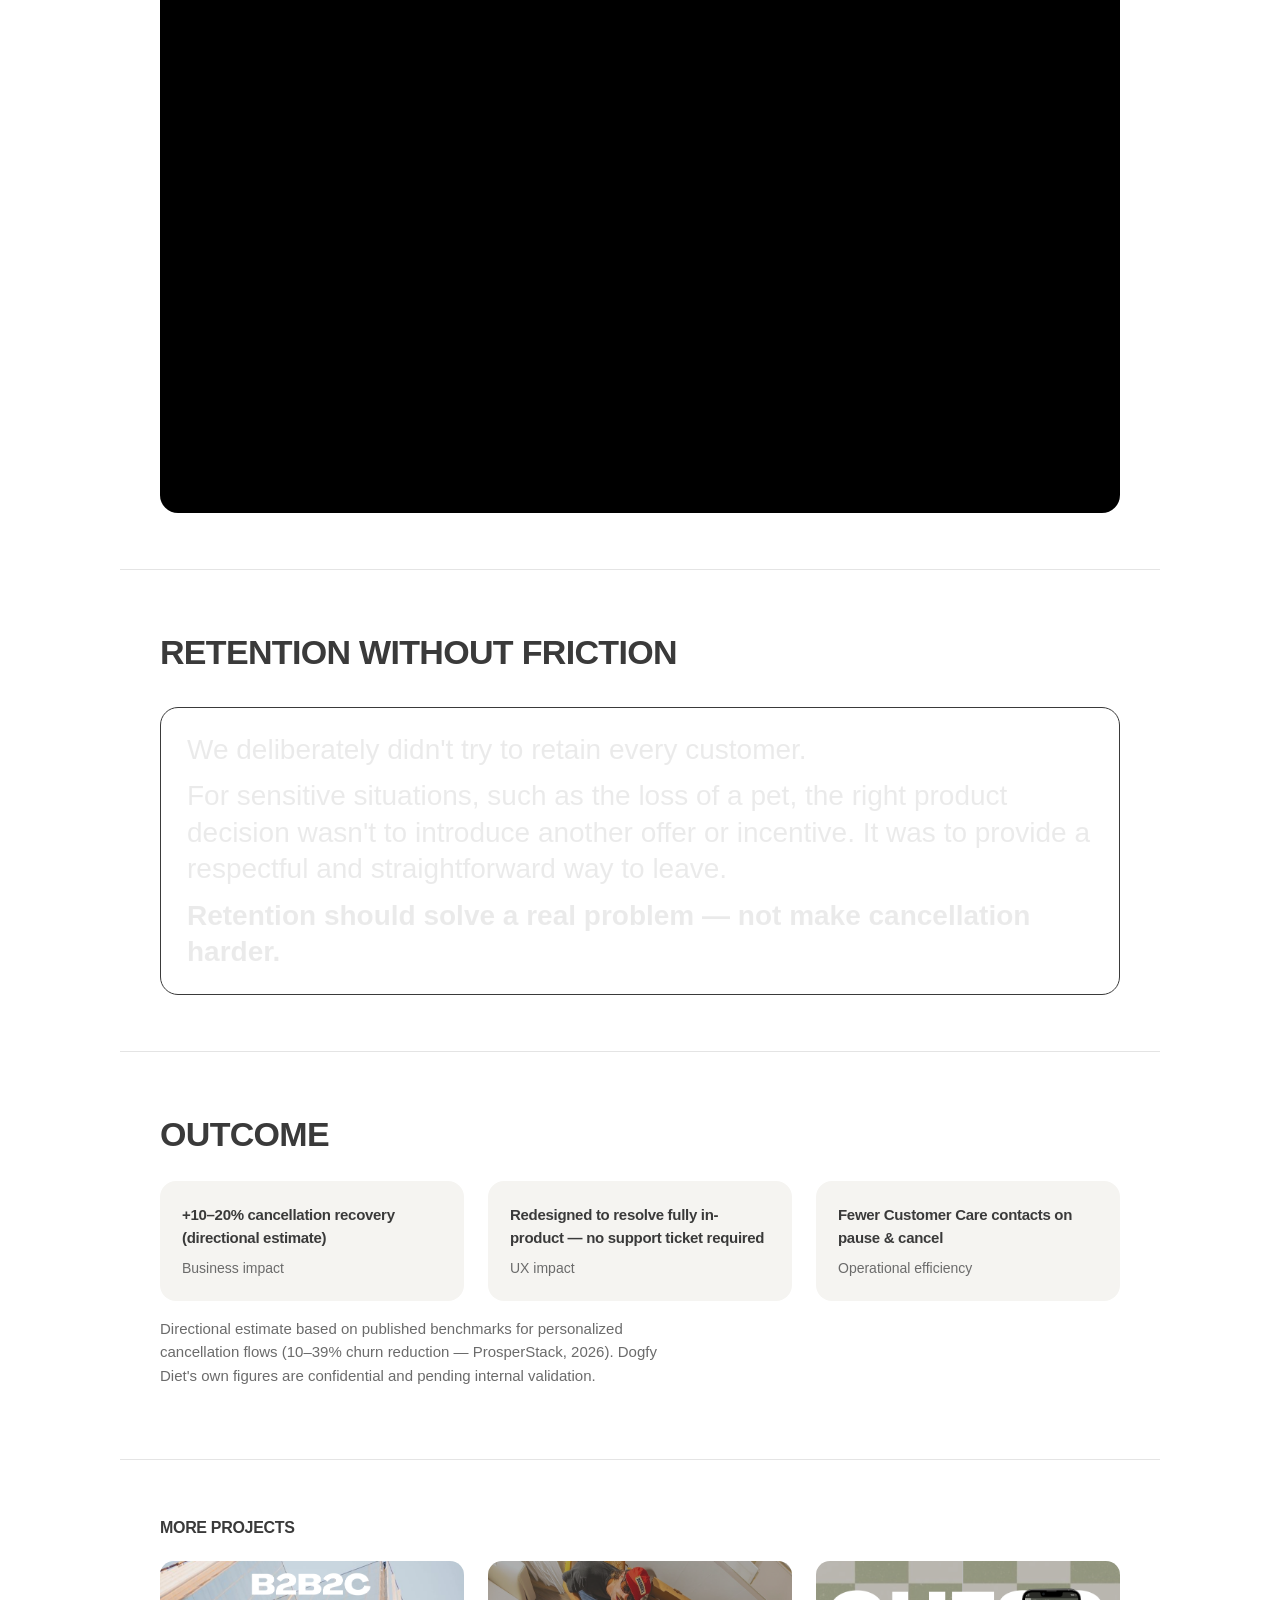
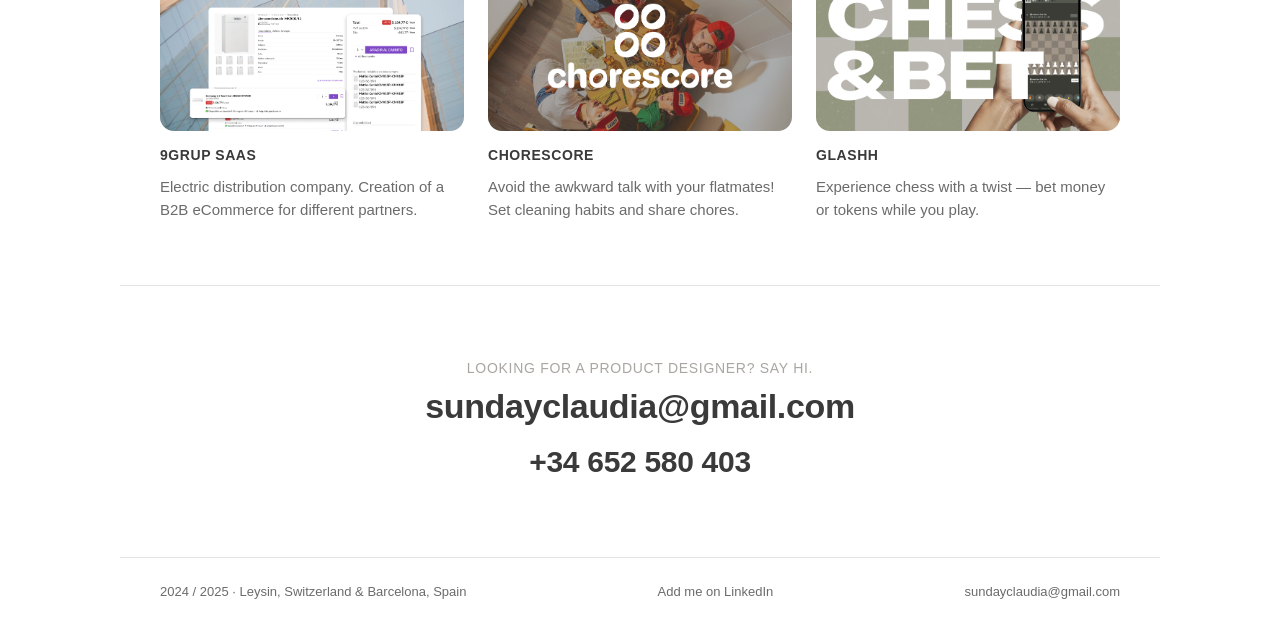
<file: dogfy.html>
<!DOCTYPE html>
<html lang="en" translate="no">
<head>
    <meta charset="UTF-8">
    <meta name="google" content="notranslate">
    <meta name="viewport" content="width=device-width, initial-scale=1.0">
    <link rel="stylesheet" href="stylesheet.css">
    <link rel="icon" href="favicon.png" type="image/png">
    <title>Dogfy Diet — Case study | Claudia Domingo Ruiz</title>
    <meta name="description" content="Redesigning cancellation as a retention conversation — Dogfy Diet case study by Claudia Domingo Ruiz.">
    <!-- Google tag (gtag.js) -->
    <script async src="https://www.googletagmanager.com/gtag/js?id=G-ZMJE6FHS1Z"></script>
    <script>
      window.dataLayer = window.dataLayer || [];
      function gtag(){dataLayer.push(arguments);}
      gtag('js', new Date());
      gtag('config', 'G-ZMJE6FHS1Z');
    </script>
</head>
<body>
    <nav class="navbar" id="siteNav">
        <div class="navInner">
            <div class="navLogoClau">
                <a href="index.html"><img src="avatar-nav.jpg" alt="Claudia Domingo Ruiz" class="avatar"></a>
            </div>
            <button type="button" class="hamburger" id="hamburgerBtn" aria-label="Menu" aria-expanded="false">
                <span></span><span></span><span></span>
            </button>
            <div class="navActions" id="navActions">
                <ul>
                    <li>
                        <a href="index.html#projects" data-i18n="navWork">Work</a>
                    </li>
                    <li><a href="about.html" data-i18n="navAbout">About me</a></li>
                </ul>
                <div class="langToggle" role="group" aria-label="Language">
                    <button type="button" data-setlang="en"><span class="langFull" data-i18n="langNameEn">English</span><span class="langShort">EN</span></button>
                    <button type="button" data-setlang="es"><span class="langFull" data-i18n="langNameEs">Spanish</span><span class="langShort">ES</span></button>
                    <button type="button" data-setlang="ca"><span class="langFull" data-i18n="langNameCa">Catalan</span><span class="langShort">CAT</span></button>
                </div>
                <a href="mailto:sundayclaudia@gmail.com" class="btn-pill nav-cta" data-i18n="navContact">Contact me</a>
            </div>
        </div>
    </nav>

    <section style="padding-top:24px;">
        <div style="position:relative; border-radius:24px; background:linear-gradient(180deg,#ffffff 0%,#cfd2fb 100%); width:100%; height:338px;">
            <video id="dogfyHeroVideo" src="dogfy-hero-phone.webm" autoplay loop muted playsinline style="position:absolute; left:50%; transform:translateX(-50%); bottom:-60px; width:400px; height:auto; z-index:2;"></video>
            <script>
                /* Safari/iOS no soporta WebM con transparencia: usar WebP animado */
                (function () {
                    var ua = navigator.userAgent;
                    if (/AppleWebKit/.test(ua) && !/Chrome|Chromium|Edg|Android/.test(ua)) {
                        var v = document.getElementById('dogfyHeroVideo');
                        var img = document.createElement('img');
                        img.src = 'dogfy-hero-phone.webp';
                        img.alt = 'Dogfy Diet app open on a phone';
                        img.setAttribute('style', v.getAttribute('style'));
                        v.replaceWith(img);
                    }
                })();
            </script>
        </div>
    </section>

    <section class="hero" style="padding-bottom:0;">
        <p class="heroTagline" style="margin-top:0;">Dogfy Diet</p>
        <h1 style="font-size:clamp(30px,4.4vw,54px);" data-i18n="heroTitle">Redesigning cancellation as a retention conversation</h1>
        <p class="scrollReveal" style="font-size:clamp(18px, 2vw + 10.5px, 28px); line-height:1.3; font-weight:400; max-width:65ch; margin-top:20px;" data-i18n="heroSub">Turning a generic cancellation flow into a personalised experience based on why customers leave.</p>
    </section>

    <section class="caseMeta">
        <div><span data-i18n="metaRoleLabel">My role</span><p data-i18n="metaRoleValue">Product Designer, UX/UI Design, Front-end Dev</p></div>
        <div><span data-i18n="metaToolsLabel">Tools used</span><p>Figma</p></div>
        <div><span data-i18n="metaSectorLabel">Sector</span><p data-i18n="metaSectorValue">Petfood</p></div>
        <div><span data-i18n="metaYearLabel">Year</span><p>2024</p></div>
    </section>

    <section class="bioCols" style="border-top:1px solid var(--line); grid-template-columns:1fr;">
        <div class="bioCol">
            <h3 class="pixelsTitle" data-i18n="aboutBizHeading">About the business</h3>
            <p class="scrollReveal" style="font-size:clamp(18px, 2vw + 10.5px, 28px); line-height:1.3; font-weight:400; max-width:65ch;" data-i18n="aboutBizBody">Dogfy Diet is a fresh dog food subscription service operating across Spain, France, Italy and Germany. Cancellation was a critical moment in the customer journey: customers were leaving for very different reasons, some of which could potentially be solved within the product itself.</p>
        </div>
    </section>

    <section class="ceramics" style="border-top:1px solid var(--line);">
        <div class="resultsGrid" style="grid-template-columns:repeat(3,1fr);">
            <div class="resultCard">
                <h3 data-i18n="ctxHeading">Context</h3>
                <p data-i18n="ctxBody">The pause flow was a quiet leak: this is where users were slipping away.</p>
            </div>
            <div class="resultCard">
                <h3 data-i18n="chgHeading">Challenge</h3>
                <p data-i18n="chgBody">Redesign the experience without touching the backend logic.</p>
            </div>
            <div class="resultCard">
                <h3 data-i18n="goalHeading">Goal</h3>
                <p data-i18n="goalBody">Improve the pause KPI — cut avoidable drop-off without limiting customer autonomy.</p>
            </div>
        </div>
    </section>

    <section class="ceramics" style="border-top:1px solid var(--line);">
        <img class="ctxVisualDesktop" src="dogfy-context-visual-desktop-en.png" data-i18n-img="ctxVisualDesktopImg" alt="Before cancelling, we ask what's happening — cancellation flow entry point">
        <img class="ctxVisualMobile" src="dogfy-context-visual-mobile-en.png" data-i18n-img="ctxVisualMobileImg" alt="Before cancelling, we ask what's happening — cancellation flow entry point">
    </section>

    <section class="ceramics" style="border-top:1px solid var(--line);">
        <h2 data-i18n="roleHeading">My role</h2>
        <p class="scrollReveal" style="font-size:clamp(18px, 2vw + 10.5px, 28px); line-height:1.3; font-weight:400; max-width:65ch; margin-top:16px;" data-i18n="roleP1">I owned the UX design from discovery to development, working closely with Customer Care, Nutrition, Business and Engineering.</p>
        <p class="scrollReveal" style="font-size:clamp(18px, 2vw + 10.5px, 28px); line-height:1.3; font-weight:400; max-width:65ch;" data-i18n="roleP2">My main focus was translating business rules and customer scenarios into a flow that could actually be implemented and maintained.</p>
    </section>

    <section class="ceramics" style="border-top:1px solid var(--line);">
        <div class="baToggle" role="tablist" aria-label="Before / After">
            <button type="button" role="tab" class="btn-outline" aria-selected="false" aria-controls="baPanelBefore" data-ba="baPanelBefore" data-i18n="beforeHeading">Before</button>
            <button type="button" role="tab" class="btn-pill" aria-selected="true" aria-controls="baPanelAfter" data-ba="baPanelAfter" data-i18n="afterHeading">After</button>
        </div>
        <div class="flowCard flowCardBefore" id="baPanelBefore" role="tabpanel" hidden>
            <h2 data-i18n="beforeHeading">Before</h2>
            <img src="dogfy-before-flow.png" alt="Cancellation flow before the redesign" class="ctxVisualDesktop" style="border-radius:18px; margin-top:16px;">
            <img src="dogfy-before-flow-mobile.png" alt="Cancellation flow before the redesign — full mobile screens: keep-benefits vs. pause consent, single nutritional-aspects accordion, nutritionist-vs-pause choice, and final pause confirmation" class="ctxVisualMobile" style="border-radius:18px; margin-top:16px;">
        </div>
        <div class="flowCard flowCardAfter" id="baPanelAfter" role="tabpanel">
            <h2 data-i18n="afterHeading">After</h2>
            <img src="dogfy-after-flow.png" alt="Cancellation flow after the redesign" class="ctxVisualDesktop" style="border-radius:18px; margin-top:16px;">
            <img src="dogfy-after-flow-mobile.png" alt="Cancellation flow after the redesign — full mobile screens: reason category picker, food &amp; nutrition sub-reasons list, ration adjustment vs. nutritionist offer, and feedback confirmation" class="ctxVisualMobile" style="border-radius:18px; margin-top:16px;">
        </div>
        <script>
            (function () {
                var tabs = document.querySelectorAll('.baToggle [data-ba]');
                tabs.forEach(function (tab) {
                    tab.addEventListener('click', function () {
                        tabs.forEach(function (t) {
                            var on = t === tab;
                            t.classList.toggle('btn-pill', on);
                            t.classList.toggle('btn-outline', !on);
                            t.setAttribute('aria-selected', on ? 'true' : 'false');
                            document.getElementById(t.dataset.ba).hidden = !on;
                        });
                    });
                });
            })();
        </script>
    </section>

    <section class="ceramics" style="border-top:1px solid var(--line);">
        <h2 data-i18n="dqHeading">Design question</h2>
        <p class="designQuestion scrollReveal" style="font-size:clamp(18px, 2vw + 10.5px, 28px); line-height:1.3; font-weight:400; " data-i18n="dqText">How might we reduce avoidable cancellations without compromising customer autonomy?</p>
        <p class="scrollReveal" style="font-size:clamp(18px, 2vw + 10.5px, 28px); line-height:1.3; font-weight:400; margin-top:16px; max-width:75ch;" data-i18n="dqSub">The goal wasn't to make cancellation harder. It was to understand the reason behind it and offer a genuinely useful alternative when possible.</p>
    </section>

    <section class="ceramics" style="border-top:1px solid var(--line);">
        <h2 data-i18n="insightHeading">The key insight</h2>
        <div class="insightBox">
            <p style="font-size:22px; font-weight:800; color:var(--ink);" data-i18n="insightMain">The reason is the product.</p>
            <p class="scrollReveal" style="font-size:clamp(18px, 2vw + 10.5px, 28px); line-height:1.3; font-weight:400; " data-i18n="insightP1">We couldn't design a relevant retention strategy without first understanding why customers wanted to leave.</p>
            <p class="scrollReveal" style="font-size:clamp(18px, 2vw + 10.5px, 28px); line-height:1.3; font-weight:400; " data-i18n="insightP2">Instead of treating cancellation as a single linear flow, I redesigned it as a decision tree based on the customer's specific reason.</p>
        </div>
    </section>

    <section class="ceramics" style="border-top:1px solid var(--line);">
        <h2 data-i18n="treeHeading">From a linear flow to a decision tree</h2>
        <p class="scrollReveal" style="font-size:clamp(18px, 2vw + 10.5px, 28px); line-height:1.3; font-weight:400; max-width:65ch; margin-top:16px;" data-i18n="treeP1">Instead of sending every customer through the same cancellation journey, the new experience adapts to their specific reason for leaving.</p>
        <p class="designQuestion scrollReveal" style="font-size:clamp(18px, 2vw + 10.5px, 28px); line-height:1.3; font-weight:400; " data-i18n="treeP2">Identify the reason &rarr; understand the friction &rarr; offer a relevant solution &rarr; let the customer decide.</p>
    </section>

    <section class="ceramics" style="border-top:1px solid var(--line);">
        <h2 data-i18n="videoHeading">See it live</h2>
        <p class="sub" style="margin-top:8px;" data-i18n="videoSub">The shipped pause flow, in Dogfy Diet's own help video (in Spanish).</p>
        <div class="videoEmbed">
            <a class="videoFacade" id="dogfyVideo" href="https://www.youtube.com/watch?v=Q_qn4_hwbGk" role="button" aria-label="Play video: Dogfy Diet — Cómo pausar tu cuenta">
                <img src="https://i.ytimg.com/vi/Q_qn4_hwbGk/hqdefault.jpg" alt="" loading="lazy">
                <span class="videoPlay" aria-hidden="true"></span>
            </a>
        </div>
        <script>
            (function () {
                var a = document.getElementById('dogfyVideo');
                var id = 'Q_qn4_hwbGk';
                function load(withSound) {
                    if (!a.isConnected) return;
                    var f = document.createElement('iframe');
                    f.src = 'https://www.youtube-nocookie.com/embed/' + id + '?autoplay=1&rel=0&playsinline=1&loop=1&playlist=' + id + (withSound ? '' : '&mute=1');
                    f.title = 'Dogfy Diet — Cómo pausar tu cuenta';
                    f.allow = 'autoplay; encrypted-media; picture-in-picture; fullscreen';
                    f.referrerPolicy = 'strict-origin-when-cross-origin';
                    f.allowFullscreen = true;
                    a.replaceWith(f);
                }
                a.addEventListener('click', function (e) { e.preventDefault(); load(true); });
                /* Reproducció automàtica (sense so) quan el vídeo entra a la pantalla */
                if ('IntersectionObserver' in window) {
                    var io = new IntersectionObserver(function (entries) {
                        if (entries[0].isIntersecting) { io.disconnect(); load(false); }
                    }, { threshold: 0.5 });
                    io.observe(a);
                }
            })();
        </script>
    </section>

    <section class="ceramics" style="border-top:1px solid var(--line);">
        <h2 data-i18n="tradeoffHeading">Retention without friction</h2>
        <div class="insightBox">
            <p class="scrollReveal" style="font-size:clamp(18px, 2vw + 10.5px, 28px); line-height:1.3; font-weight:400; " data-i18n="tradeoffP1">We deliberately didn't try to retain every customer.</p>
            <p class="scrollReveal" style="font-size:clamp(18px, 2vw + 10.5px, 28px); line-height:1.3; font-weight:400; " data-i18n="tradeoffP2">For sensitive situations, such as the loss of a pet, the right product decision wasn't to introduce another offer or incentive. It was to provide a respectful and straightforward way to leave.</p>
            <p class="scrollReveal" style="font-size:clamp(18px, 2vw + 10.5px, 28px); line-height:1.3; font-weight:400; font-weight:700; color:var(--ink);" data-i18n="tradeoffP3">Retention should solve a real problem — not make cancellation harder.</p>
        </div>
    </section>

    <section class="ceramics" style="border-top:1px solid var(--line);">
        <h2 data-i18n="outcomeHeading">Outcome</h2>
        <div class="resultsGrid" style="grid-template-columns:repeat(3,1fr);">
            <div class="resultCard">
                <h3 data-i18n="outcome1Title">+10–20% cancellation recovery (directional estimate)</h3>
                <p data-i18n="outcome1Sub">Business impact</p>
            </div>
            <div class="resultCard">
                <h3 data-i18n="outcome2Title">Redesigned to resolve fully in-product — no support ticket required</h3>
                <p data-i18n="outcome2Sub">UX impact</p>
            </div>
            <div class="resultCard">
                <h3 data-i18n="outcome3Title">Fewer Customer Care contacts on pause &amp; cancel</h3>
                <p data-i18n="outcome3Sub">Operational efficiency</p>
            </div>
        </div>
        <p class="sub" style="margin-top:16px;" data-i18n="outcomeNote">Directional estimate based on published benchmarks for personalized cancellation flows (10–39% churn reduction — ProsperStack, 2026). Dogfy Diet's own figures are confidential and pending internal validation.</p>
    </section>

    <section class="ceramics" style="border-top:1px solid var(--line);">
        <div class="projectsHead" style="margin-bottom:20px;">
            <h2 style="font-size:16px; text-transform:uppercase;" data-i18n="moreProjects">More projects</h2>
        </div>
        <div class="projectsGrid">
            <a class="projectCard" href="9grup.html">
                <img src="Card1.png" alt="9Grup SaaS project">
                <h3>9Grup SaaS</h3>
                <p data-i18n="p9grupDesc">Electric distribution company. Creation of a B2B eCommerce for different partners.</p>
            </a>
            <a class="projectCard" href="chorescore.html">
                <img src="Card2.png" alt="Chorescore project">
                <h3>Chorescore</h3>
                <p data-i18n="pChorescoreDesc">Avoid the awkward talk with your flatmates! Set cleaning habits and share chores.</p>
            </a>
            <a class="projectCard" href="glashh.html">
                <img src="Card3.png" alt="Glashh project">
                <h3>Glashh</h3>
                <p data-i18n="pGlashhDesc">Experience chess with a twist — bet money or tokens while you play.</p>
            </a>
        </div>
    </section>

    <section class="contact">
        <h2 data-i18n="contactHeading">Looking for a Product Designer? Say hi.</h2>
        <a class="contactEmail" href="mailto:sundayclaudia@gmail.com">sundayclaudia@gmail.com</a>
        <a class="contactPhone" href="tel:+34652580403">+34 652 580 403</a>
    </section>

    <footer class="site">
        <span data-i18n="footerLocation">Barcelona, Spain</span>
        <a href="https://www.linkedin.com/in/claudiadom/" target="_blank" rel="noopener" data-i18n="footerLinkedin">Add me on LinkedIn</a>
        <a href="mailto:sundayclaudia@gmail.com">sundayclaudia@gmail.com</a>
    </footer>

    <script src="i18n.js"></script>
    <script src="reveal.js"></script>
    <script>
        (function () {
            var nav = document.getElementById('siteNav');
            function onScroll() {
                if (window.scrollY > 60) { nav.classList.add('scrolled'); } else { nav.classList.remove('scrolled'); }
            }
            window.addEventListener('scroll', onScroll, { passive: true });
            onScroll();

            var hamburgerBtn = document.getElementById('hamburgerBtn');
            var navActionsEl = document.getElementById('navActions');
            if (hamburgerBtn && navActionsEl) {
                hamburgerBtn.addEventListener('click', function () {
                    var isOpen = navActionsEl.classList.toggle('open');
                    hamburgerBtn.classList.toggle('open', isOpen);
                    hamburgerBtn.setAttribute('aria-expanded', isOpen ? 'true' : 'false');
                });
                navActionsEl.querySelectorAll('a').forEach(function (link) {
                    link.addEventListener('click', function () {
                        navActionsEl.classList.remove('open');
                        hamburgerBtn.classList.remove('open');
                        hamburgerBtn.setAttribute('aria-expanded', 'false');
                    });
                });
            }

            var pageDict = {
                en: {
                    heroTitle: "Redesigning cancellation as a retention conversation",
                    heroSub: "Turning a generic cancellation flow into a personalised experience based on why customers leave.",
                    metaRoleLabel: "My role", metaRoleValue: "Product Designer, UX/UI Design, Front-end Dev",
                    metaToolsLabel: "Tools used", metaSectorLabel: "Sector", metaSectorValue: "Petfood",
                    metaYearLabel: "Year",
                    aboutBizHeading: "About the business",
                    aboutBizBody: "Dogfy Diet is a fresh dog food subscription service operating across Spain, France, Italy and Germany. Cancellation was a critical moment in the customer journey: customers were leaving for very different reasons, some of which could potentially be solved within the product itself.",
                    ctxHeading: "Context",
                    ctxBody: "The pause flow was a quiet leak: this is where users were slipping away.",
                    chgHeading: "Challenge",
                    chgBody: "Redesign the experience without touching the backend logic.",
                    goalHeading: "Goal",
                    goalBody: "Improve the pause KPI — cut avoidable drop-off without limiting customer autonomy.",
                    ctxVisualDesktopImg: "dogfy-context-visual-desktop-en.png",
                    ctxVisualMobileImg: "dogfy-context-visual-mobile-en.png",
                    beforeHeading: "Before", afterHeading: "After",
                    videoHeading: "See it live", videoSub: "The shipped pause flow, in Dogfy Diet's own help video (in Spanish).",
                    dqHeading: "Design question",
                    dqText: "How might we reduce avoidable cancellations without compromising customer autonomy?",
                    dqSub: "The goal wasn't to make cancellation harder. It was to understand the reason behind it and offer a genuinely useful alternative when possible.",
                    insightHeading: "The key insight",
                    insightMain: "The reason is the product.",
                    insightP1: "We couldn't design a relevant retention strategy without first understanding why customers wanted to leave.",
                    insightP2: "Instead of treating cancellation as a single linear flow, I redesigned it as a decision tree based on the customer's specific reason.",
                    roleHeading: "My role",
                    roleP1: "I owned the UX design from discovery to development, working closely with Customer Care, Nutrition, Business and Engineering.",
                    roleP2: "My main focus was translating business rules and customer scenarios into a flow that could actually be implemented and maintained.",
                    treeHeading: "From a linear flow to a decision tree",
                    treeP1: "Instead of sending every customer through the same cancellation journey, the new experience adapts to their specific reason for leaving.",
                    treeP2: "Identify the reason → understand the friction → offer a relevant solution → let the customer decide.",
                    tradeoffHeading: "Retention without friction",
                    tradeoffP1: "We deliberately didn't try to retain every customer.",
                    tradeoffP2: "For sensitive situations, such as the loss of a pet, the right product decision wasn't to introduce another offer or incentive. It was to provide a respectful and straightforward way to leave.",
                    tradeoffP3: "Retention should solve a real problem — not make cancellation harder.",
                    outcomeHeading: "Outcome",
                    outcome1Title: "+10–20% cancellation recovery (directional estimate)", outcome1Sub: "Business impact",
                    outcome2Title: "Redesigned to resolve fully in-product — no support ticket required", outcome2Sub: "UX impact",
                    outcome3Title: "Fewer Customer Care contacts on pause & cancel", outcome3Sub: "Operational efficiency",
                    outcomeNote: "Directional estimate based on published benchmarks for personalized cancellation flows (10–39% churn reduction — ProsperStack, 2026). Dogfy Diet's own figures are confidential and pending internal validation.",
                    p9grupDesc: "Electric distribution company. Creation of a B2B eCommerce for different partners.",
                    pChorescoreDesc: "Avoid the awkward talk with your flatmates! Set cleaning habits and share chores.",
                    pGlashhDesc: "Experience chess with a twist — bet money or tokens while you play."
                },
                es: {
                    heroTitle: "Rediseñar la cancelación como una conversación de retención",
                    heroSub: "Convertir un flujo de cancelación genérico en una experiencia personalizada según el motivo real de cada cliente.",
                    metaRoleLabel: "Mi rol", metaRoleValue: "Product Designer, Diseño UX/UI, Front-end Dev",
                    metaToolsLabel: "Herramientas", metaSectorLabel: "Sector", metaSectorValue: "Petfood",
                    metaYearLabel: "Año",
                    aboutBizHeading: "Sobre el negocio",
                    aboutBizBody: "Dogfy Diet es un servicio de suscripción de comida fresca para perros que opera en España, Francia, Italia y Alemania. La cancelación era un momento crítico del recorrido del cliente: la gente se iba por motivos muy distintos, algunos de los cuales podían resolverse dentro del propio producto.",
                    ctxHeading: "Contexto",
                    ctxBody: "El flujo de pausa era un punto ciego: por ahí se nos escapaban clientes.",
                    chgHeading: "Reto",
                    chgBody: "Rediseñar la experiencia sin tocar la lógica de backend.",
                    goalHeading: "Objetivo",
                    goalBody: "Mejorar el KPI de pausas: reducir bajas evitables sin restar autonomía al cliente.",
                    ctxVisualDesktopImg: "dogfy-context-visual-desktop-es.png",
                    ctxVisualMobileImg: "dogfy-context-visual-mobile-es.png",
                    beforeHeading: "Antes", afterHeading: "Después",
                    videoHeading: "Míralo en acción", videoSub: "El flujo de pausa en producción, en el vídeo de ayuda de Dogfy Diet.",
                    dqHeading: "Pregunta de diseño",
                    dqText: "¿Cómo podríamos reducir las bajas evitables sin comprometer la autonomía del cliente?",
                    dqSub: "El objetivo no era dificultar la cancelación, sino entender el motivo real y ofrecer una alternativa genuinamente útil cuando fuera posible.",
                    insightHeading: "El insight clave",
                    insightMain: "El motivo es el producto.",
                    insightP1: "No podíamos diseñar una estrategia de retención relevante sin entender antes por qué el cliente quería irse.",
                    insightP2: "En vez de tratar la cancelación como un único flujo lineal, la rediseñé como un árbol de decisiones basado en el motivo concreto de cada cliente.",
                    roleHeading: "Mi rol",
                    roleP1: "Fui responsable del diseño UX de principio a fin, trabajando codo con codo con Atención al Cliente, Nutrición, Negocio e Ingeniería.",
                    roleP2: "Mi foco principal fue traducir reglas de negocio y escenarios reales de clientes en un flujo que se pudiera implementar y mantener de verdad.",
                    treeHeading: "De un flujo lineal a un árbol de decisiones",
                    treeP1: "En vez de enviar a todos los clientes por el mismo recorrido de cancelación, la nueva experiencia se adapta a su motivo concreto.",
                    treeP2: "Identificar el motivo → entender la fricción → ofrecer una solución relevante → dejar que el cliente decida.",
                    tradeoffHeading: "Retención sin fricción",
                    tradeoffP1: "Deliberadamente, no intentamos retener a todos los clientes.",
                    tradeoffP2: "En situaciones sensibles, como la pérdida de una mascota, la decisión de producto correcta no era añadir otra oferta o incentivo, sino ofrecer una forma respetuosa y sencilla de irse.",
                    tradeoffP3: "La retención debe resolver un problema real, no dificultar la cancelación.",
                    outcomeHeading: "Resultado",
                    outcome1Title: "+10–20 % de recuperación de cancelaciones (estimación direccional)", outcome1Sub: "Impacto de negocio",
                    outcome2Title: "Rediseñado para resolverse por completo en producto — sin necesidad de ticket de soporte", outcome2Sub: "Impacto UX",
                    outcome3Title: "Menos contactos a Atención al Cliente en pausa y cancelación", outcome3Sub: "Eficiencia operativa",
                    outcomeNote: "Estimación direccional basada en benchmarks publicados sobre flujos de cancelación personalizados (reducción de churn del 10–39 %, ProsperStack, 2026). Las cifras propias de Dogfy Diet son confidenciales y están pendientes de validación interna.",
                    p9grupDesc: "Empresa de distribución eléctrica. Creación de un eCommerce B2B para distintos partners.",
                    pChorescoreDesc: "¡Evita la charla incómoda con tus compañeros de piso! Crea hábitos de limpieza y comparte tareas.",
                    pGlashhDesc: "Vive el ajedrez con un giro distinto — apuesta dinero o tokens mientras juegas."
                },
                ca: {
                    heroTitle: "Redissenyar la cancel·lació com una conversa de retenció",
                    heroSub: "Convertir un flux de cancel·lació genèric en una experiència personalitzada segons el motiu real de cada client.",
                    metaRoleLabel: "El meu rol", metaRoleValue: "Product Designer, Disseny UX/UI, Front-end Dev",
                    metaToolsLabel: "Eines utilitzades", metaSectorLabel: "Sector", metaSectorValue: "Petfood",
                    metaYearLabel: "Any",
                    aboutBizHeading: "Sobre el negoci",
                    aboutBizBody: "Dogfy Diet és un servei de subscripció de menjar fresc per a gossos que opera a Espanya, França, Itàlia i Alemanya. La cancel·lació era un moment crític del recorregut del client: la gent marxava per motius molt diferents, alguns dels quals es podien resoldre dins del propi producte.",
                    ctxHeading: "Context",
                    ctxBody: "El flux de pausa era un punt cec: per allà se'ns escapaven clients.",
                    chgHeading: "Repte",
                    chgBody: "Redissenyar l'experiència sense tocar la lògica de backend.",
                    goalHeading: "Objectiu",
                    goalBody: "Millorar el KPI de pauses: reduir baixes evitables sense reduir l'autonomia del client.",
                    ctxVisualDesktopImg: "dogfy-context-visual-desktop-es.png",
                    ctxVisualMobileImg: "dogfy-context-visual-mobile-es.png",
                    beforeHeading: "Abans", afterHeading: "Després",
                    videoHeading: "Mira-ho en acció", videoSub: "El flux de pausa en producció, al vídeo d'ajuda de Dogfy Diet.",
                    dqHeading: "Pregunta de disseny",
                    dqText: "Com podríem reduir les baixes evitables sense comprometre l'autonomia del client?",
                    dqSub: "L'objectiu no era dificultar la cancel·lació, sinó entendre el motiu real i oferir una alternativa genuïnament útil quan fos possible.",
                    insightHeading: "L'insight clau",
                    insightMain: "El motiu és el producte.",
                    insightP1: "No podíem dissenyar una estratègia de retenció rellevant sense entendre abans per què el client volia marxar.",
                    insightP2: "En comptes de tractar la cancel·lació com un únic flux lineal, la vaig redissenyar com un arbre de decisions basat en el motiu concret de cada client.",
                    roleHeading: "El meu rol",
                    roleP1: "Vaig ser responsable del disseny UX de principi a fi, treballant colze a colze amb Atenció al Client, Nutrició, Negoci i Enginyeria.",
                    roleP2: "El meu focus principal va ser traduir regles de negoci i escenaris reals de clients en un flux que es pogués implementar i mantenir de veritat.",
                    treeHeading: "D'un flux lineal a un arbre de decisions",
                    treeP1: "En comptes d'enviar tots els clients pel mateix recorregut de cancel·lació, la nova experiència s'adapta al seu motiu concret.",
                    treeP2: "Identificar el motiu → entendre la fricció → oferir una solució rellevant → deixar que el client decideixi.",
                    tradeoffHeading: "Retenció sense fricció",
                    tradeoffP1: "Deliberadament, no vam intentar retenir tots els clients.",
                    tradeoffP2: "En situacions sensibles, com la pèrdua d'una mascota, la decisió de producte correcta no era afegir una altra oferta o incentiu, sinó oferir una manera respectuosa i senzilla de marxar.",
                    tradeoffP3: "La retenció ha de resoldre un problema real, no dificultar la cancel·lació.",
                    outcomeHeading: "Resultat",
                    outcome1Title: "+10–20 % de recuperació de cancel·lacions (estimació direccional)", outcome1Sub: "Impacte de negoci",
                    outcome2Title: "Redissenyat per resoldre's totalment en producte — sense necessitat de tiquet de suport", outcome2Sub: "Impacte UX",
                    outcome3Title: "Menys contactes a Atenció al Client en pausa i cancel·lació", outcome3Sub: "Eficiència operativa",
                    outcomeNote: "Estimació direccional basada en benchmarks publicats sobre fluxos de cancel·lació personalitzats (reducció de churn del 10–39 %, ProsperStack, 2026). Les xifres pròpies de Dogfy Diet són confidencials i estan pendents de validació interna.",
                    p9grupDesc: "Empresa de distribució elèctrica. Creació d'un eCommerce B2B per a diferents partners.",
                    pChorescoreDesc: "Evita la conversa incòmoda amb els teus companys de pis! Crea hàbits de neteja i comparteix tasques.",
                    pGlashhDesc: "Viu els escacs amb un gir diferent — aposta diners o tokens mentre jugues."
                }
            };
            I18N_APPLY(pageDict);

            // "Teleprompter" text reveal on scroll (same as Chorescore)
            (function () {
                document.querySelectorAll('.scrollReveal').forEach(function (el) {
                    var words = el.textContent.trim().split(/\s+/);
                    el.innerHTML = words.map(function (w) { return '<span class="srWord">' + w + '</span>'; }).join(' ');
                });
                var revealWords = document.querySelectorAll('.scrollReveal .srWord');

                var ticking = false;
                function update() {
                    revealWords.forEach(function (span) {
                        var top = span.getBoundingClientRect().top - window.innerHeight * 0.5;
                        var value = 1 - 0.01 * top;
                        span.style.opacity = Math.max(0.1, Math.min(1, value)).toFixed(3);
                    });
                    ticking = false;
                }
                function onScroll() {
                    if (!ticking) { requestAnimationFrame(update); ticking = true; }
                }
                update();
                window.addEventListener('scroll', onScroll, { passive: true });
                window.addEventListener('resize', onScroll);
            })();
        })();
    </script>
</body>
</html>
</file>
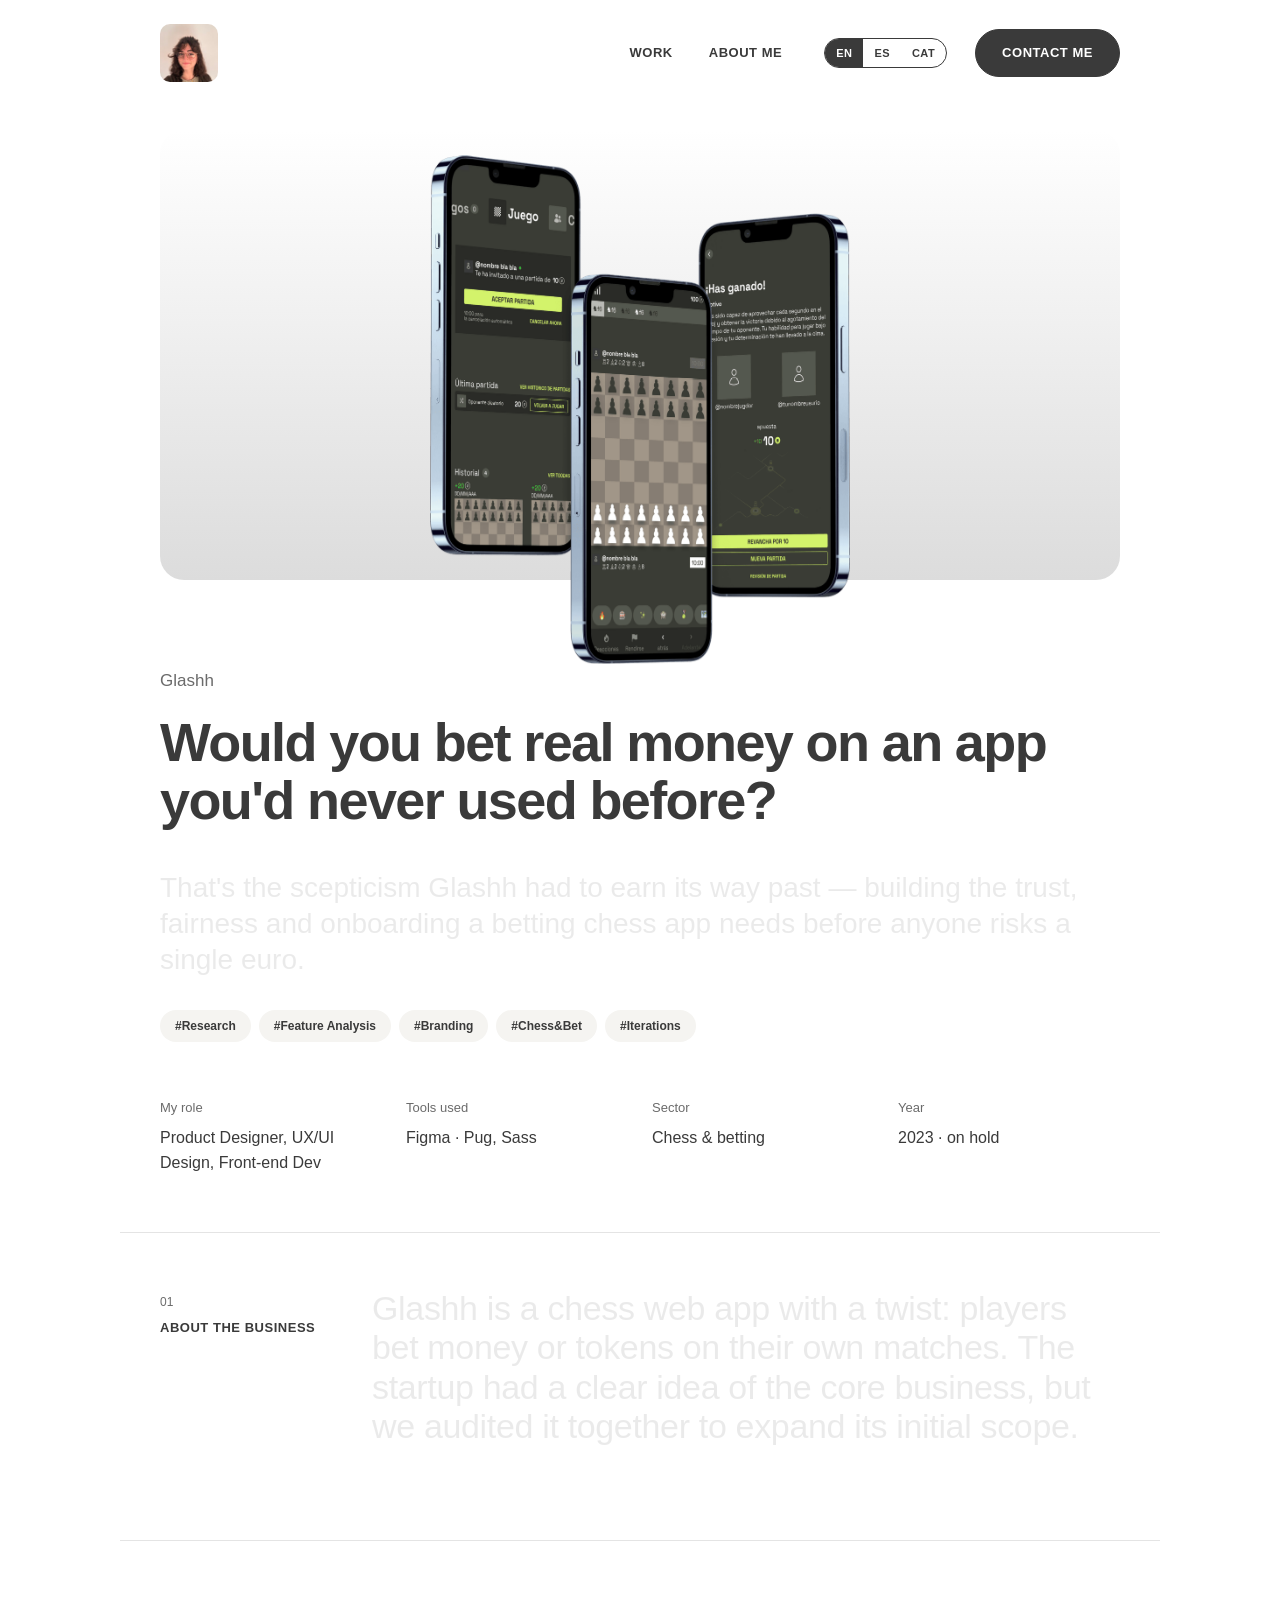
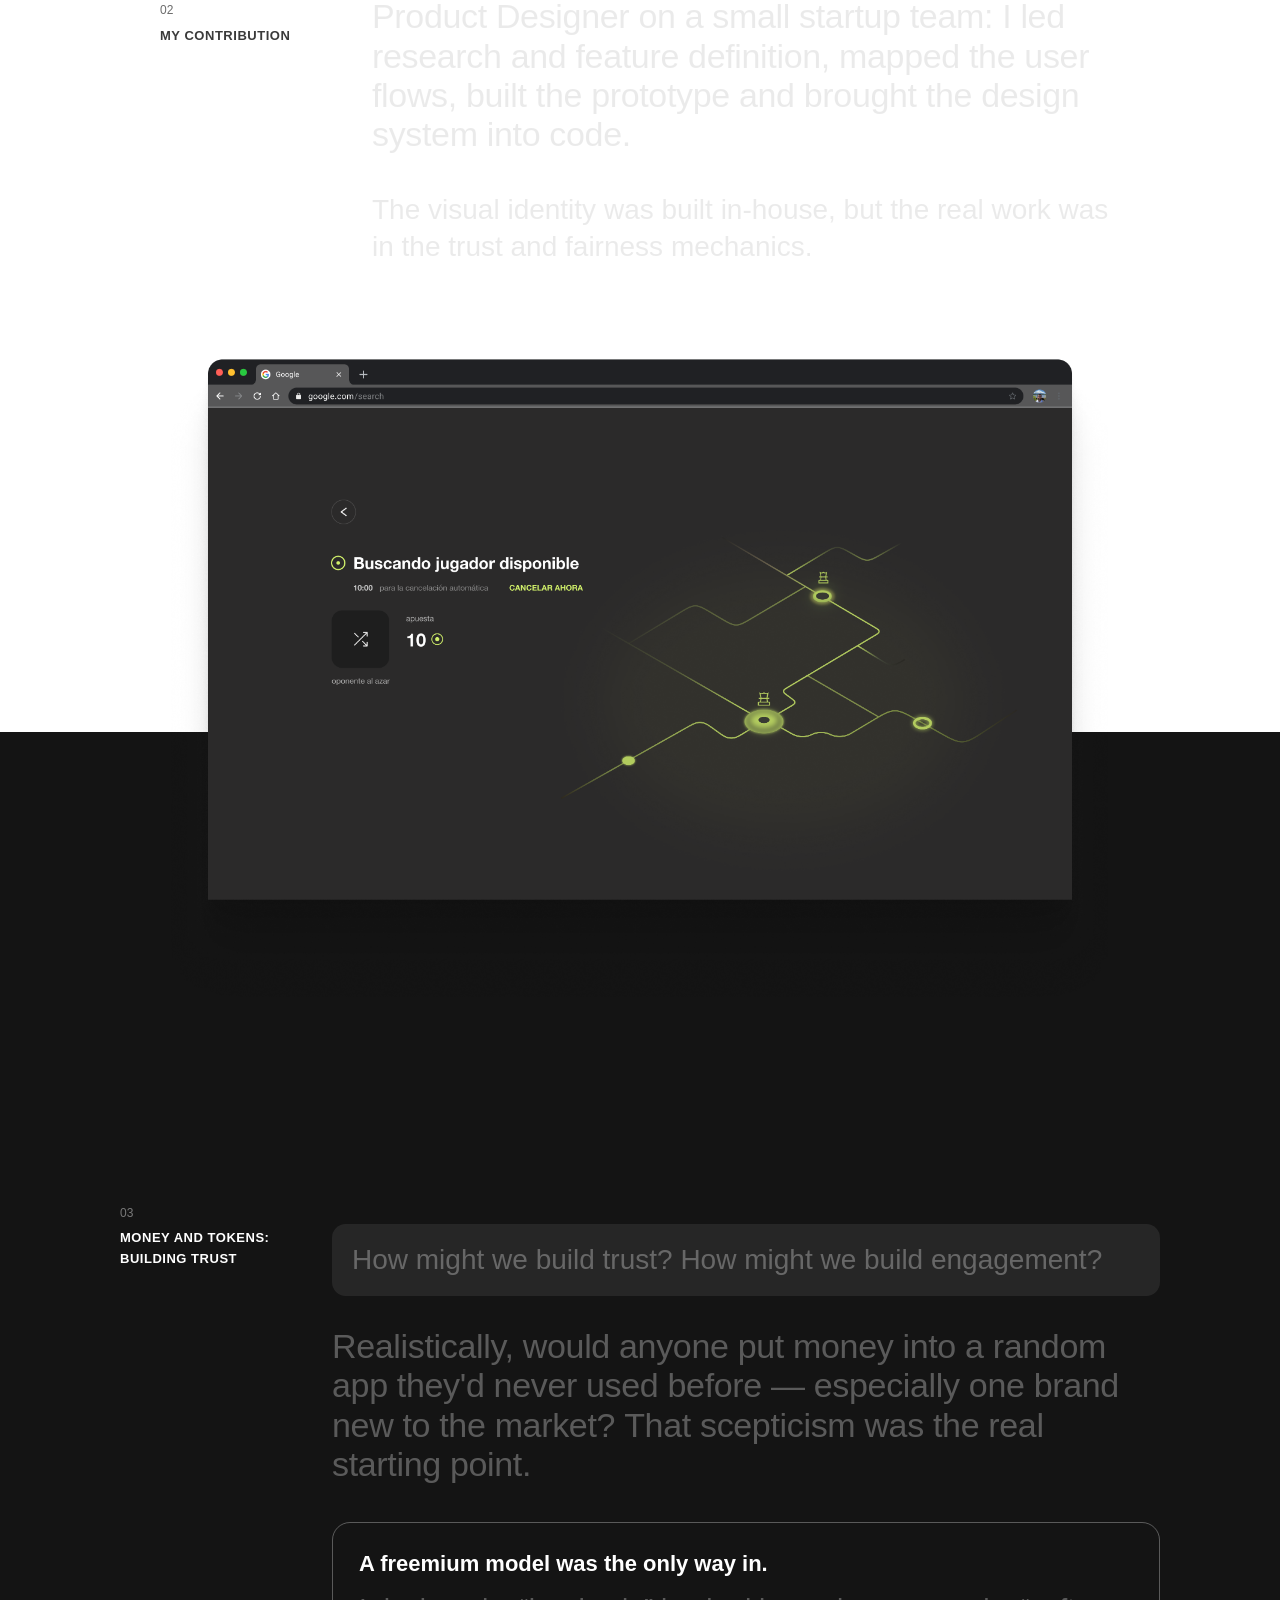
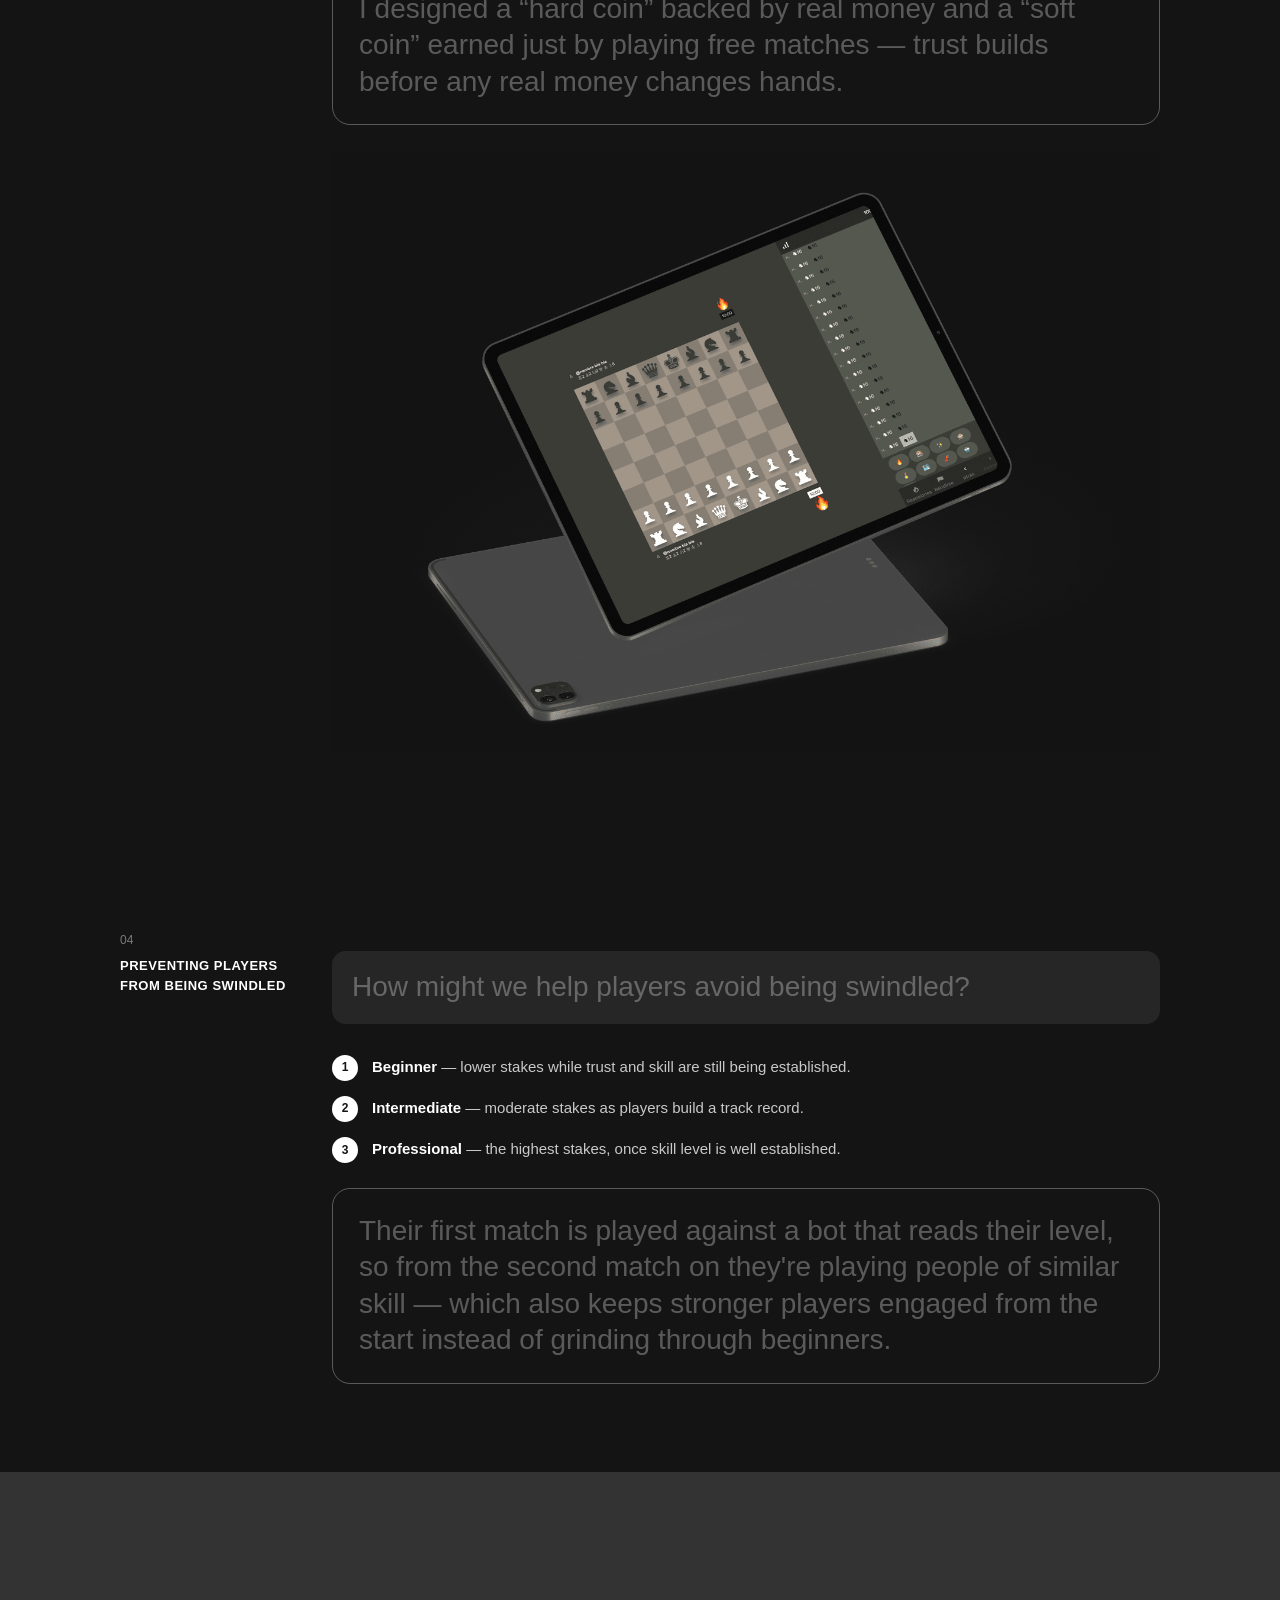
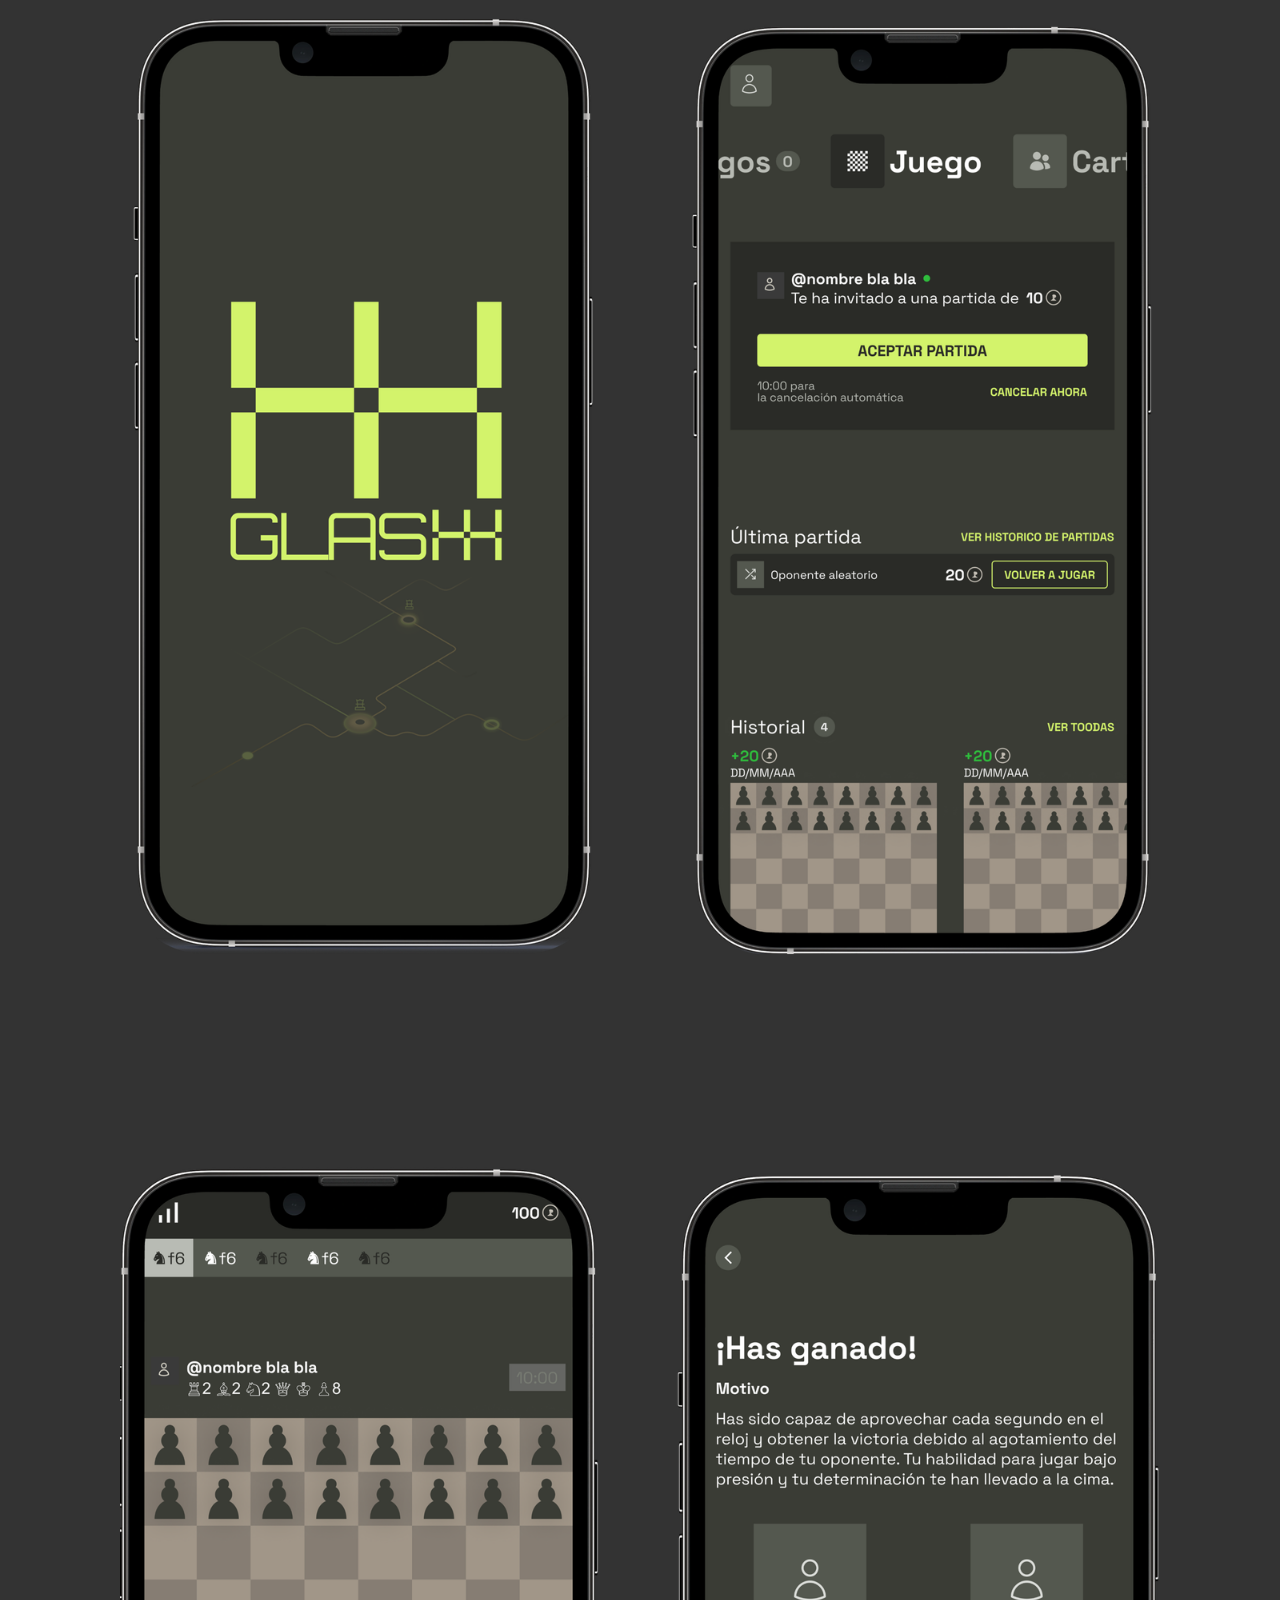
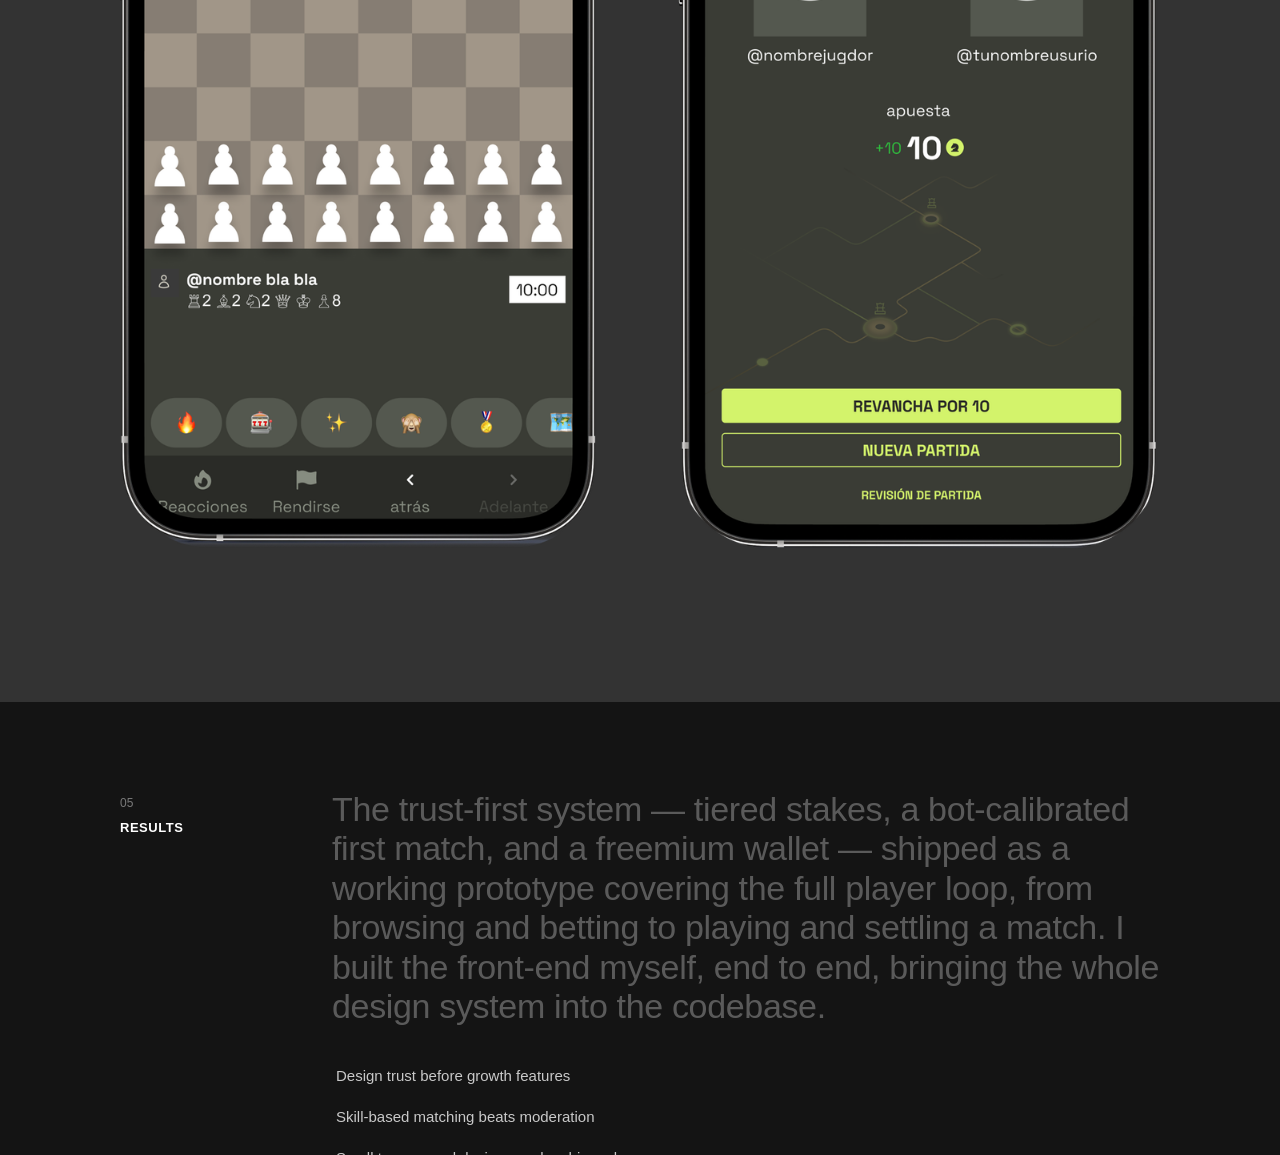
<file: glashh.html>
<!DOCTYPE html>
<html lang="en" translate="no">
<head>
    <meta charset="UTF-8">
    <meta name="google" content="notranslate">
    <meta name="viewport" content="width=device-width, initial-scale=1.0">
    <link rel="stylesheet" href="stylesheet.css">
    <link rel="icon" href="favicon.png" type="image/png">
    <title>Glashh | Claudia Domingo Ruiz</title>
    <meta name="description" content="Designing trust into a chess app where every move is a bet, by Claudia Domingo Ruiz.">
    <!-- Google tag (gtag.js) -->
    <script async src="https://www.googletagmanager.com/gtag/js?id=G-ZMJE6FHS1Z"></script>
    <script>
      window.dataLayer = window.dataLayer || [];
      function gtag(){dataLayer.push(arguments);}
      gtag('js', new Date());
      gtag('config', 'G-ZMJE6FHS1Z');
    </script>
    <style>
        /* --- Glashh-only visual layer (scoped to body.ghPage) --- */

        .glashhHeroPhone { will-change: transform; width: 210px; max-width: 70%; bottom: -15px; }
        .glashhHeroBox { height: 338px; }
        @media (min-width: 721px) {
            .glashhHeroPhone { width: 280px; max-width: 54%; bottom: 1px; }
            .glashhHeroBox { height: 450px; }
        }

        .ghPage .ghMeta {
            display: grid;
            grid-template-columns: repeat(4, 1fr);
            gap: 24px;
        }
        .ghPage .ghMeta span { display: block; font-size: 13px; color: var(--muted); margin-bottom: 8px; }
        .ghPage .ghMeta p { margin: 0; font-size: 16px; color: var(--ink); max-width: none; }
        @media (max-width: 720px) {
            .ghPage .ghMeta { grid-template-columns: 1fr 1fr; row-gap: 28px; }
        }

        .ghPage .ghTags { display: flex; flex-wrap: wrap; gap: 8px; margin-top: 22px; }
        .ghPage .ghTags span {
            font-size: 12px; font-weight: 600; padding: 7px 15px;
            border-radius: 999px; background: #F5F4F1; color: var(--ink);
        }

        .ghPage .ghPlaceholder {
            width: 100%;
            background: #ECECEC;
            border-radius: 18px;
            display: flex;
            align-items: center;
            justify-content: center;
            color: #B5B5B5;
        }
        .ghPage .ghPlaceholder svg { width: 30px; height: 30px; }

        .ghPage .ghLead {
            font-weight: 400 !important;
            font-size: clamp(26px, 3.3vw, 34px) !important;
            line-height: 1.16 !important;
            letter-spacing: -0.01em;
            max-width: 20ch;
        }

        .ghPage .ghFrame {
            margin: 40px auto 0;
            max-width: 560px;
            background: #F5F4F1;
            border-radius: 14px;
            overflow: hidden;
            box-shadow: 0 30px 60px -22px rgba(0,0,0,.6);
        }
        .ghPage .ghFrameBar { display: flex; gap: 6px; padding: 12px 14px; background: #E7E5E0; }
        .ghPage .ghFrameBar span { width: 8px; height: 8px; border-radius: 50%; background: #C9C6BF; display: block; }
        .ghPage .ghFramePane {
            aspect-ratio: 16/10;
            display: flex; align-items: center; justify-content: center;
            color: #B5B5B5;
        }
        .ghPage .ghFramePane svg { width: 32px; height: 32px; }

        .ghPage .ghSection { display: grid; grid-template-columns: 180px 1fr; gap: 32px; align-items: start; }
        .ghPage .ghContent { min-width: 0; }
        .ghPage .ghIndex { padding-top: 4px; }
        .ghPage .ghIndex .ghNum { display: block; font-size: 12px; color: var(--muted); margin-bottom: 6px; }
        .ghPage .ghIndex .ghNum::before { content: counter(ghsec, decimal-leading-zero); }
        .ghPage .ghIndex .ghLabel { display: block; font-size: 13px; font-weight: 700; text-transform: uppercase; letter-spacing: .04em; color: var(--ink); }
        @media (max-width: 720px) {
            .ghPage .ghSection { grid-template-columns: 1fr; gap: 10px; }
            .ghPage .ghTransition { height: auto !important; padding: 8px 0 0; }
            .ghPage .ghTransitionInner img { width: 105% !important; max-width: none; margin-left: -2.5%; margin-bottom: -11.8%; }
            .ghPage .ghIpad { width: 120% !important; max-width: none; margin-left: -10%; }
            .ghPage .ghDarkWrap { overflow-x: clip; }
            .ghPage .ghTransitionInner { position: static !important; transform: none !important; padding: 0 !important; }
        }
        body.ghPage { counter-reset: ghsec; }
        .ghPage .ghSection { counter-increment: ghsec; }

        .ghPage .ghDarkWrap {
            width: 100vw;
            margin-left: calc(50% - 50vw);
            max-width: none;
            box-sizing: border-box;
            background: #141414;
            color: #FFFFFF;
            padding: 88px 40px;
        }
        .ghPage .ghDarkWrap .ghSection { max-width: var(--maxw); margin: 0 auto; }
        .ghPage .ghDarkWrap .ghIndex .ghLabel { color: #FFFFFF; }
        .ghPage .ghDarkWrap .ghIndex .ghNum { color: #7A7A7A; }
        .ghPage .ghDarkWrap p,
        .ghPage .ghDarkWrap .scrollReveal,
        .ghPage .ghDarkWrap .ghLead { color: #FFFFFF; }
        .ghPage .ghDarkWrap .designQuestion { background: rgba(255,255,255,.08); color: #FFFFFF; }
        .ghPage .ghDarkWrap .insightBox { border-color: rgba(255,255,255,.3); }
        .ghPage .ghDarkWrap .insightBox p { color: #FFFFFF; }
        .ghPage .ghDarkWrap .insightLabel { color: #A8A8A8; }
        .ghPage .ghDarkWrap .challengeList li { color: #C9C9C9; }
        .ghPage .ghDarkWrap .challengeList li strong { color: #FFFFFF; }
        .ghPage .ghDarkWrap .challengeList li::before { background: #FFFFFF; color: #141414; }

        .ghPage .ghPhaseList { position: relative; }
        .ghPage .ghPhaseList::before {
            content: ""; position: absolute; left: 15px; top: 34px; bottom: 34px;
            width: 1.5px; background: var(--line);
        }
        .ghPage .ghPhaseList .phaseNum { position: relative; z-index: 1; }

        .ghPage .ghBreak {
            width: 100vw;
            margin-left: calc(50% - 50vw);
            max-width: none;
            box-sizing: border-box;
            background: #141414;
            color: #FFFFFF;
            padding: 88px 40px;
            text-align: center;
        }
        .ghPage .ghBreak .ghBreakEyebrow {
            font-size: 13px; font-weight: 700; text-transform: uppercase;
            letter-spacing: .06em; color: #D3F36B; margin-bottom: 18px;
        }
        .ghPage .ghBreak .ghBreakWord {
            font-size: clamp(52px, 11vw, 140px);
            font-weight: 800;
            letter-spacing: -0.02em;
            line-height: 1;
            color: transparent;
            -webkit-text-stroke: 1.5px #FFFFFF;
            text-transform: uppercase;
            margin: 0;
        }
        .ghPage .ghBreak .ghBreakSub {
            margin: 20px auto 0; font-size: 16px; line-height: 1.5; color: #A8A8A8;
            max-width: 520px;
        }
        .ghPage .ghNumList {
            list-style: none; margin: 32px auto 0; padding: 0;
            display: inline-flex; flex-direction: column; gap: 12px;
            text-align: left;
        }
        .ghPage .ghNumList li { display: flex; align-items: baseline; gap: 14px; font-size: 20px; font-weight: 700; color: #FFFFFF; }
        .ghPage .ghNumList li span.n { font-size: 13px; font-weight: 700; color: #7A7A7A; }
    </style>
</head>
<body class="ghPage">
    <nav class="navbar" id="siteNav">
        <div class="navInner">
            <div class="navLogoClau">
                <a href="index.html"><img src="avatar-nav.jpg" alt="Claudia Domingo Ruiz" class="avatar"></a>
            </div>
            <button type="button" class="hamburger" id="hamburgerBtn" aria-label="Menu" aria-expanded="false">
                <span></span><span></span><span></span>
            </button>
            <div class="navActions" id="navActions">
                <ul>
                    <li>
                        <a href="index.html#projects" data-i18n="navWork">Work</a>
                    </li>
                    <li><a href="about.html" data-i18n="navAbout">About me</a></li>
                </ul>
                <div class="langToggle" role="group" aria-label="Language">
                    <button type="button" data-setlang="en"><span class="langFull" data-i18n="langNameEn">English</span><span class="langShort">EN</span></button>
                    <button type="button" data-setlang="es"><span class="langFull" data-i18n="langNameEs">Spanish</span><span class="langShort">ES</span></button>
                    <button type="button" data-setlang="ca"><span class="langFull" data-i18n="langNameCa">Catalan</span><span class="langShort">CAT</span></button>
                </div>
                <a href="mailto:sundayclaudia@gmail.com" class="btn-pill nav-cta" data-i18n="navContact">Contact me</a>
            </div>
        </div>
    </nav>
    <div class="navScrim" id="navScrim"></div>

    <section style="padding-top:24px;">
        <div class="glashhHeroBox" style="position:relative; border-radius:24px; background:linear-gradient(180deg,#ffffff 0%,#dcdcdc 100%); width:100%;">
            <img src="glashh-hero-mockup.png" alt="Glashh app across three phones: dashboard, an active match and the win screen" class="glashhHeroPhone" style="position:absolute; left:50%; transform:translateX(-50%) scale(1.1); height:auto; z-index:2;">
        </div>
    </section>

    <section class="hero" style="padding-bottom:0;">
        <p class="heroTagline" style="margin-top:0;">Glashh</p>
        <h1 style="font-size:clamp(30px,4.4vw,54px);" data-i18n="heroTitle">Would you bet real money on an app you'd never used before?</h1>
        <p class="scrollReveal" style="font-size:clamp(18px, 2vw + 10.5px, 28px); line-height:1.3; font-weight:400; max-width:65ch; margin-top:20px;" data-i18n="heroSub">That's the scepticism Glashh had to earn its way past &mdash; building the trust, fairness and onboarding a betting chess app needs before anyone risks a single euro.</p>
        <div class="ghTags">
            <span>#Research</span>
            <span>#Feature Analysis</span>
            <span>#Branding</span>
            <span>#Chess&amp;Bet</span>
            <span>#Iterations</span>
        </div>
    </section>

    <section class="ghMeta">
        <div><span data-i18n="metaRoleLabel">My role</span><p data-i18n="metaRoleValue">Product Designer, UX/UI Design, Front-end Dev</p></div>
        <div><span data-i18n="metaToolsLabel">Tools used</span><p data-i18n="metaToolsValue">Figma &middot; Pug, Sass</p></div>
        <div><span data-i18n="metaSectorLabel">Sector</span><p data-i18n="metaSectorValue">Chess &amp; betting</p></div>
        <div><span data-i18n="metaYearLabel">Year</span><p data-i18n="metaYearValue">2023 &middot; on hold</p></div>
    </section>

    <section class="ghSection" style="border-top:1px solid var(--line); padding-top:56px;">
        <div class="ghIndex"><span class="ghNum"></span><span class="ghLabel" data-i18n="aboutBizHeading">About the business</span></div>
        <div class="ghContent">
            <p class="scrollReveal ghLead" style="font-size:clamp(18px, 2vw + 10.5px, 28px); line-height:1.3; font-weight:400; max-width:65ch;" data-i18n="aboutBizBody">Glashh is a chess web app with a twist: players bet money or tokens on their own matches. The startup had a clear idea of the core business, but we audited it together to expand its initial scope.</p>
        </div>
    </section>

    <section class="ghSection" style="border-top:1px solid var(--line);">
        <div class="ghIndex"><span class="ghNum"></span><span class="ghLabel" data-i18n="contribHeading">My contribution</span></div>
        <div class="ghContent">
            <p class="scrollReveal ghLead" style="font-size:clamp(18px, 2vw + 10.5px, 28px); line-height:1.3; font-weight:400; max-width:65ch;" data-i18n="contribP0">Product Designer on a small startup team: I led research and feature definition, mapped the user flows, built the prototype and brought the design system into code.</p>
            <p class="scrollReveal" style="font-size:clamp(18px, 2vw + 10.5px, 28px); line-height:1.3; font-weight:400; max-width:65ch; margin-top:16px;" data-i18n="contribP1">The visual identity was built in-house, but the real work was in the trust and fairness mechanics.</p>
        </div>
    </section>

    <div class="ghTransition" style="position:relative; height:760px; background:linear-gradient(to bottom, #ffffff 50%, #141414 50%); overflow:hidden;" aria-hidden="true">
        <div class="ghTransitionInner" style="max-width:var(--maxw); margin:0 auto; padding:0 40px; box-sizing:border-box; position:absolute; left:0; right:0; top:50%; transform:translateY(-50%);">
            <img src="glashh-dark-transition.png" alt="" style="width:100%; height:auto; display:block;">
        </div>
    </div>

    <section class="ghDarkWrap">
        <div class="ghSection">
            <div class="ghIndex"><span class="ghNum"></span><span class="ghLabel" data-i18n="moneyHeading">Money and tokens: building trust</span></div>
            <div class="ghContent">
                <p class="designQuestion scrollReveal" style="font-size:clamp(18px, 2vw + 10.5px, 28px); line-height:1.3; font-weight:400;" data-i18n="moneyDq">How might we build trust? How might we build engagement?</p>
                <p class="scrollReveal ghLead" style="font-size:clamp(18px, 2vw + 10.5px, 28px); line-height:1.3; font-weight:400; margin-top:16px; max-width:75ch;" data-i18n="moneyBody">Realistically, would anyone put money into a random app they'd never used before — especially one brand new to the market? That scepticism was the real starting point.</p>
                <div class="insightBox">
                    <p style="font-size:22px; font-weight:800; color:#FFFFFF;" data-i18n="moneyInsightMain">A freemium model was the only way in.</p>
                    <p class="scrollReveal" style="font-size:clamp(18px, 2vw + 10.5px, 28px); line-height:1.3; font-weight:400;" data-i18n="moneyInsightP1">I designed a "hard coin" backed by real money and a "soft coin" earned just by playing free matches &mdash; trust builds before any real money changes hands.</p>
                </div>
                <img src="glashh-ipad-pro.png" class="ghIpad" alt="The chessboard and move history on iPad" style="width:100%; aspect-ratio:1400/1011; object-fit:contain; margin-top:28px; display:block;">
            </div>
        </div>
    </section>

    <section class="ghDarkWrap">
        <div class="ghSection">
            <div class="ghIndex"><span class="ghNum"></span><span class="ghLabel" data-i18n="swindleHeading">Preventing players from being swindled</span></div>
            <div class="ghContent">
                <p class="designQuestion scrollReveal" style="font-size:clamp(18px, 2vw + 10.5px, 28px); line-height:1.3; font-weight:400;" data-i18n="swindleDq">How might we help players avoid being swindled?</p>
                <ul class="challengeList" style="margin-top:24px;">
                    <li><strong data-i18n="level1Title">Beginner</strong> — <span data-i18n="level1Body">lower stakes while trust and skill are still being established.</span></li>
                    <li><strong data-i18n="level2Title">Intermediate</strong> — <span data-i18n="level2Body">moderate stakes as players build a track record.</span></li>
                    <li><strong data-i18n="level3Title">Professional</strong> — <span data-i18n="level3Body">the highest stakes, once skill level is well established.</span></li>
                </ul>
                <div class="insightBox">
                    <p class="scrollReveal" style="font-size:clamp(18px, 2vw + 10.5px, 28px); line-height:1.3; font-weight:400;" data-i18n="swindleFollow1">Their first match is played against a bot that reads their level, so from the second match on they're playing people of similar skill &mdash; which also keeps stronger players engaged from the start instead of grinding through beginners.</p>
                </div>
            </div>
        </div>
    </section>

    <div class="phoneGridWrap" style="width:100vw; margin-left:calc(50% - 50vw); background:#333333; padding:80px 40px; box-sizing:border-box; text-align:center;">
        <picture>
            <source media="(max-width: 768px)" srcset="glashh-phones-grid-mobile.png">
            <img src="glashh-phones-grid.png" alt="Glashh across the full flow: splash, invite, live match and win screen" class="phoneGridImg" style="max-width:var(--maxw); width:100%; height:auto; display:inline-block;">
        </picture>
    </div>

    <section class="ghDarkWrap">
        <div class="ghSection">
            <div class="ghIndex"><span class="ghNum"></span><span class="ghLabel" data-i18n="resultsHeading">Results</span></div>
            <div class="ghContent">
                <p class="scrollReveal ghLead" style="font-size:clamp(18px, 2vw + 10.5px, 28px); line-height:1.3; font-weight:400; max-width:75ch;" data-i18n="resultsBody">The trust-first system &mdash; tiered stakes, a bot-calibrated first match, and a freemium wallet &mdash; shipped as a working prototype covering the full player loop, from browsing and betting to playing and settling a match. I built the front-end myself, end to end, bringing the whole design system into the codebase.</p>
                <ul class="challengeList plainBullets" style="margin-top:24px;">
                    <li data-i18n="resultsPoint1">Design trust before growth features</li>
                    <li data-i18n="resultsPoint2">Skill-based matching beats moderation</li>
                    <li data-i18n="resultsPoint3">Small teams need designers who ship code</li>
                </ul>
                <p class="scrollReveal" style="font-size:clamp(18px, 2vw + 10.5px, 28px); line-height:1.3; font-weight:400; margin-top:16px; max-width:75ch;" data-i18n="resultsStatus">Glashh has been on hold since 2023, but the trust-first foundation is built and ready to pick back up.</p>
                <div style="width:100%; margin-top:32px; aspect-ratio:3/2; border-radius:18px; box-shadow:0 30px 60px -22px rgba(0,0,0,.6); overflow:hidden;">
                    <img src="glashh-hands-game.jpg" alt="A match in progress, held in hand" class="glashhHandsZoom" style="width:100%; height:100%; object-fit:cover; display:block; will-change:transform;">
                </div>
            </div>
        </div>
    </section>

    <section class="ceramics" style="border-top:1px solid var(--line);">
        <div class="projectsHead" style="margin-bottom:20px;">
            <h2 style="font-size:16px; text-transform:uppercase;" data-i18n="moreProjects">More projects</h2>
        </div>
        <div class="projectsGrid">
            <a class="projectCard" href="dogfy.html">
                <img src="dogfy-cancel-hero.jpg" alt="Dogfy Diet project">
                <h3>Dogfy Diet</h3>
                <p data-i18n="dogfyMiniDesc">Redesigning cancellation as a retention conversation.</p>
            </a>
            <a class="projectCard" href="chorescore.html">
                <img src="Card2.png" alt="Chorescore project">
                <h3>Chorescore</h3>
                <p data-i18n="pChorescoreDesc">Avoid the awkward talk with your flatmates! Set cleaning habits and share chores.</p>
            </a>
            <a class="projectCard" href="9grup.html">
                <img src="Card1.png" alt="9Grup SaaS project">
                <h3>9Grup SaaS</h3>
                <p data-i18n="p9grupDesc">Confidential B2B2C eCommerce project for an electric distribution company.</p>
            </a>
        </div>
    </section>

    <section class="contact">
        <h2 data-i18n="contactHeading">Looking for a Product Designer? Say hi.</h2>
        <a class="contactEmail" href="mailto:sundayclaudia@gmail.com">sundayclaudia@gmail.com</a>
        <a class="contactPhone" href="tel:+34652580403">+34 652 580 403</a>
    </section>

    <footer class="site">
        <span data-i18n="footerLocation">Barcelona, Spain</span>
        <a href="https://www.linkedin.com/in/claudiadom/" target="_blank" rel="noopener" data-i18n="footerLinkedin">Add me on LinkedIn</a>
        <a href="mailto:sundayclaudia@gmail.com">sundayclaudia@gmail.com</a>
    </footer>
    <script src="i18n.js"></script>
    <script src="reveal.js"></script>
    <script>
        (function () {
            var nav = document.getElementById('siteNav');
            function onScroll() {
                if (window.scrollY > 60) { nav.classList.add('scrolled'); } else { nav.classList.remove('scrolled'); }
            }
            window.addEventListener('scroll', onScroll, { passive: true });
            onScroll();

            var hamburgerBtn = document.getElementById('hamburgerBtn');
            var navActionsEl = document.getElementById('navActions');
            var navScrimEl = document.getElementById('navScrim');
            if (hamburgerBtn && navActionsEl) {
                hamburgerBtn.addEventListener('click', function () {
                    var isOpen = navActionsEl.classList.toggle('open');
                    hamburgerBtn.classList.toggle('open', isOpen);
                    hamburgerBtn.setAttribute('aria-expanded', isOpen ? 'true' : 'false');
                    if (navScrimEl) navScrimEl.classList.toggle('open', isOpen);
                });
                navActionsEl.querySelectorAll('a').forEach(function (link) {
                    link.addEventListener('click', function () {
                        navActionsEl.classList.remove('open');
                        hamburgerBtn.classList.remove('open');
                        hamburgerBtn.setAttribute('aria-expanded', 'false');
                        if (navScrimEl) navScrimEl.classList.remove('open');
                    });
                });
                if (navScrimEl) {
                    navScrimEl.addEventListener('click', function () {
                        navActionsEl.classList.remove('open');
                        hamburgerBtn.classList.remove('open');
                        hamburgerBtn.setAttribute('aria-expanded', 'false');
                        navScrimEl.classList.remove('open');
                    });
                }
            }

            var pageDict = {
                en: {
                    heroTitle: "Would you bet real money on an app you'd never used before?",
                    heroSub: "That's the scepticism Glashh had to earn its way past — building the trust, fairness and onboarding a betting chess app needs before anyone risks a single euro.",
                    metaRoleLabel: "My role", metaRoleValue: "Product Designer, UX/UI Design, Front-end Dev",
                    metaToolsLabel: "Tools used", metaToolsValue: "Figma · Pug, Sass",
                    metaSectorLabel: "Sector", metaSectorValue: "Chess & betting",
                    metaYearLabel: "Year", metaYearValue: "2023 · on hold",
                    aboutBizHeading: "About the business",
                    aboutBizBody: "Glashh is a chess web app with a twist: players bet money or tokens on their own matches. The startup had a clear idea of the core business, but we audited it together to expand its initial scope.",
                    contribHeading: "My contribution",
                    contribP0: "Product Designer on a small startup team: I led research and feature definition, mapped the user flows, built the prototype and brought the design system into code.",
                    contribP1: "The visual identity was built in-house, but the real work was in the trust and fairness mechanics.",
                    moneyHeading: "Money and tokens: building trust",
                    moneyDq: "How might we build trust? How might we build engagement?",
                    moneyBody: "Realistically, would anyone put money into a random app they'd never used before — especially one brand new to the market? That scepticism was the real starting point.",
                    moneyInsightMain: "A freemium model was the only way in.",
                    moneyInsightP1: "I designed a “hard coin” backed by real money and a “soft coin” earned just by playing free matches — trust builds before any real money changes hands.",
                    swindleHeading: "Preventing players from being swindled",
                    swindleDq: "How might we help players avoid being swindled?",
                    level1Title: "Beginner", level1Body: "lower stakes while trust and skill are still being established.",
                    level2Title: "Intermediate", level2Body: "moderate stakes as players build a track record.",
                    level3Title: "Professional", level3Body: "the highest stakes, once skill level is well established.",
                    swindleFollow1: "Their first match is played against a bot that reads their level, so from the second match on they're playing people of similar skill — which also keeps stronger players engaged from the start instead of grinding through beginners.",
                    resultsHeading: "Results",
                    resultsBody: "The trust-first system — tiered stakes, a bot-calibrated first match, and a freemium wallet — shipped as a working prototype covering the full player loop, from browsing and betting to playing and settling a match. I built the front-end myself, end to end, bringing the whole design system into the codebase.",
                    resultsPoint1: "Design trust before growth features",
                    resultsPoint2: "Skill-based matching beats moderation",
                    resultsPoint3: "Small teams need designers who ship code",
                    resultsStatus: "Glashh has been on hold since 2023, but the trust-first foundation is built and ready to pick back up.",
                    dogfyMiniDesc: "Redesigning cancellation as a retention conversation.",
                    pChorescoreDesc: "Avoid the awkward talk with your flatmates! Set cleaning habits and share chores.",
                    p9grupDesc: "Confidential B2B2C eCommerce project for an electric distribution company."
                },
                es: {
                    heroTitle: "¿Apostarías dinero real en una app que nunca has usado?",
                    heroSub: "Esa es la desconfianza que Glashh tenía que superar — construyendo la confianza, la equidad y el onboarding que necesita una app de ajedrez con apuestas antes de que alguien arriesgue un solo euro.",
                    metaRoleLabel: "Mi rol", metaRoleValue: "Product Designer, Diseño UX/UI, Front-end Dev",
                    metaToolsLabel: "Herramientas", metaToolsValue: "Figma · Pug, Sass",
                    metaSectorLabel: "Sector", metaSectorValue: "Ajedrez y apuestas",
                    metaYearLabel: "Año", metaYearValue: "2023 · en pausa",
                    aboutBizHeading: "Sobre el negocio",
                    aboutBizBody: "Glashh es una web app de ajedrez con un giro distinto: los jugadores apuestan dinero o tokens en sus propias partidas. La startup tenía una idea clara del negocio principal, pero lo auditamos juntos para ampliar su alcance inicial.",
                    contribHeading: "Mi contribución",
                    contribP0: "Product Designer en un equipo pequeño de startup: lideré la investigación y la definición de funcionalidades, mapeé los flujos, construí el prototipo y llevé el sistema de diseño al código.",
                    contribP1: "La identidad visual la creamos internamente, pero el trabajo de verdad estuvo en la mecánica de confianza y equidad.",
                    moneyHeading: "Dinero y tokens: construir confianza",
                    moneyDq: "¿Cómo podríamos generar confianza? ¿Cómo podríamos generar engagement?",
                    moneyBody: "Siendo realistas, ¿alguien introduciría dinero en una app aleatoria que nunca ha usado — sobre todo si es nueva en el mercado? Ese escepticismo era el verdadero punto de partida.",
                    moneyInsightMain: "Un modelo freemium era la única vía de entrada.",
                    moneyInsightP1: "Diseñé una «moneda dura» respaldada por dinero real y una «moneda blanda» que se gana jugando partidas gratuitas — la confianza se construye antes de que se mueva dinero real.",
                    swindleHeading: "Evitar que los jugadores sean estafados",
                    swindleDq: "¿Cómo podríamos ayudar a los jugadores a evitar ser estafados?",
                    level1Title: "Principiante", level1Body: "apuestas más bajas mientras se establecen la confianza y la habilidad.",
                    level2Title: "Intermedio", level2Body: "apuestas moderadas a medida que el jugador construye un historial.",
                    level3Title: "Profesional", level3Body: "las apuestas más altas, una vez el nivel de habilidad está bien establecido.",
                    swindleFollow1: "Su primera partida se juega contra un bot que detecta su nivel, así que desde la segunda partida ya juegan contra gente de habilidad similar — lo que además mantiene motivados a los jugadores más fuertes desde el principio, en vez de hacerles calentar ganando a principiantes.",
                    resultsHeading: "Resultados",
                    resultsBody: "El sistema centrado en la confianza — apuestas escalonadas, una primera partida calibrada por un bot y una cartera freemium — llegó a funcionar como prototipo, cubriendo todo el recorrido del jugador: explorar, apostar, jugar y cerrar la partida. Construí el front-end yo misma, de principio a fin, llevando todo el sistema de diseño al código.",
                    resultsPoint1: "Diseñar la confianza antes que las funciones de crecimiento",
                    resultsPoint2: "El emparejamiento por nivel gana a la moderación",
                    resultsPoint3: "Los equipos pequeños necesitan diseñadoras que también desarrollen",
                    resultsStatus: "Glashh está en pausa desde 2023, pero la base de confianza ya está construida y lista para retomarse.",
                    dogfyMiniDesc: "Rediseñar la cancelación como una conversación de retención.",
                    pChorescoreDesc: "¡Evita la charla incómoda con tus compañeros de piso! Crea hábitos de limpieza y comparte tareas.",
                    p9grupDesc: "Proyecto confidencial de eCommerce B2B2C para una empresa de distribución eléctrica."
                },
                ca: {
                    heroTitle: "Apostaries diners reals en una app que mai has fet servir?",
                    heroSub: "Aquesta és la desconfiança que Glashh havia de superar — construint la confiança, l'equitat i l'onboarding que necessita una app d'escacs amb apostes abans que ningú arrisqui ni un sol euro.",
                    metaRoleLabel: "El meu rol", metaRoleValue: "Product Designer, Disseny UX/UI, Front-end Dev",
                    metaToolsLabel: "Eines utilitzades", metaToolsValue: "Figma · Pug, Sass",
                    metaSectorLabel: "Sector", metaSectorValue: "Escacs i apostes",
                    metaYearLabel: "Any", metaYearValue: "2023 · en pausa",
                    aboutBizHeading: "Sobre el negoci",
                    aboutBizBody: "Glashh és una web app d'escacs amb un gir diferent: els jugadors aposten diners o tokens a les seves pròpies partides. La startup tenia una idea clara del negoci principal, però la vam auditar junts per ampliar-ne l'abast inicial.",
                    contribHeading: "La meva contribució",
                    contribP0: "Product Designer en un equip petit de startup: vaig liderar la recerca i la definició de funcionalitats, vaig mapejar els fluxos, vaig construir el prototip i vaig portar el sistema de disseny al codi.",
                    contribP1: "La identitat visual la vam crear internament, però la feina de debò va ser en la mecànica de confiança i equitat.",
                    moneyHeading: "Diners i tokens: construir confiança",
                    moneyDq: "Com podríem generar confiança? Com podríem generar engagement?",
                    moneyBody: "Sent realistes, algú introduiria diners en una app aleatòria que mai ha fet servir — sobretot si és nova al mercat? Aquest escepticisme era el veritable punt de partida.",
                    moneyInsightMain: "Un model freemium era l'única via d'entrada.",
                    moneyInsightP1: "Vaig dissenyar una «moneda dura» recolzada per diners reals i una «moneda tova» que es guanya jugant partides gratuïtes — la confiança es construeix abans que es mogui cap diner real.",
                    swindleHeading: "Evitar que els jugadors siguin estafats",
                    swindleDq: "Com podríem ajudar els jugadors a evitar ser estafats?",
                    level1Title: "Principiant", level1Body: "apostes més baixes mentre s'estableixen la confiança i l'habilitat.",
                    level2Title: "Intermedi", level2Body: "apostes moderades a mesura que el jugador construeix un historial.",
                    level3Title: "Professional", level3Body: "les apostes més altes, un cop el nivell d'habilitat està ben establert.",
                    swindleFollow1: "La seva primera partida es juga contra un bot que detecta el seu nivell, així que des de la segona partida ja juguen contra gent d'habilitat similar — cosa que a més manté motivats els jugadors més forts des del principi, en lloc de fer-los escalfar guanyant principiants.",
                    resultsHeading: "Resultats",
                    resultsBody: "El sistema centrat en la confiança — apostes escalonades, una primera partida calibrada per un bot i una cartera freemium — va arribar a funcionar com a prototip, cobrint tot el recorregut del jugador: explorar, apostar, jugar i tancar la partida. Vaig construir el front-end jo mateixa, de principi a fi, portant tot el sistema de disseny al codi.",
                    resultsPoint1: "Dissenyar la confiança abans que les funcionalitats de creixement",
                    resultsPoint2: "L'aparellament per nivell guanya a la moderació",
                    resultsPoint3: "Els equips petits necessiten dissenyadores que també desenvolupin",
                    resultsStatus: "Glashh està en pausa des del 2023, però la base de confiança ja està construïda i llesta per represa.",
                    dogfyMiniDesc: "Redissenyar la cancel·lació com una conversa de retenció.",
                    pChorescoreDesc: "Evita la conversa incòmoda amb els teus companys de pis! Crea hàbits de neteja i comparteix tasques.",
                    p9grupDesc: "Projecte confidencial d'eCommerce B2B2C per a una empresa de distribució elèctrica."
                }
            };
            I18N_APPLY(pageDict);

            // Hero image subtle zoom-out on scroll (same as Chorescore) + "teleprompter" text reveal (same as Dogfy/Chorescore)
            (function () {
                var heroImg = document.querySelector('.glashhHeroPhone');
                var handsImg = document.querySelector('.glashhHandsZoom');

                document.querySelectorAll('.scrollReveal').forEach(function (el) {
                    var words = el.textContent.trim().split(/\s+/);
                    el.innerHTML = words.map(function (w) { return '<span class="srWord">' + w + '</span>'; }).join(' ');
                });
                var revealWords = document.querySelectorAll('.scrollReveal .srWord');

                var ticking = false;
                function update() {
                    if (heroImg) {
                        var y = Math.min(window.scrollY, 400);
                        var isDesktop = window.innerWidth >= 721;
                        var baseScale = isDesktop ? 1.5 : 1.15;
                        var floorScale = 1.0;
                        var scale = baseScale - (y / 400) * (baseScale - floorScale);
                        heroImg.style.transform = 'translateX(-50%) scale(' + scale.toFixed(3) + ')';
                    }
                    if (handsImg) {
                        var hRect = handsImg.getBoundingClientRect();
                        var hProgress = Math.max(0, Math.min(1, 1 - (hRect.top / window.innerHeight)));
                        var hScale = 1.08 - hProgress * 0.08;
                        handsImg.style.transform = 'scale(' + hScale.toFixed(3) + ')';
                    }
                    revealWords.forEach(function (span) {
                        var top = span.getBoundingClientRect().top - window.innerHeight * 0.5;
                        var value = 1 - 0.01 * top;
                        var floor = span.closest('.ghDarkWrap') ? 0.3 : 0.1;
                        span.style.opacity = Math.max(floor, Math.min(1, value)).toFixed(3);
                    });
                    ticking = false;
                }
                function onScroll() {
                    if (!ticking) { requestAnimationFrame(update); ticking = true; }
                }
                update();
                window.addEventListener('scroll', onScroll, { passive: true });
                window.addEventListener('resize', onScroll);
            })();
        })();
    </script>
</body>
</html>
</file>
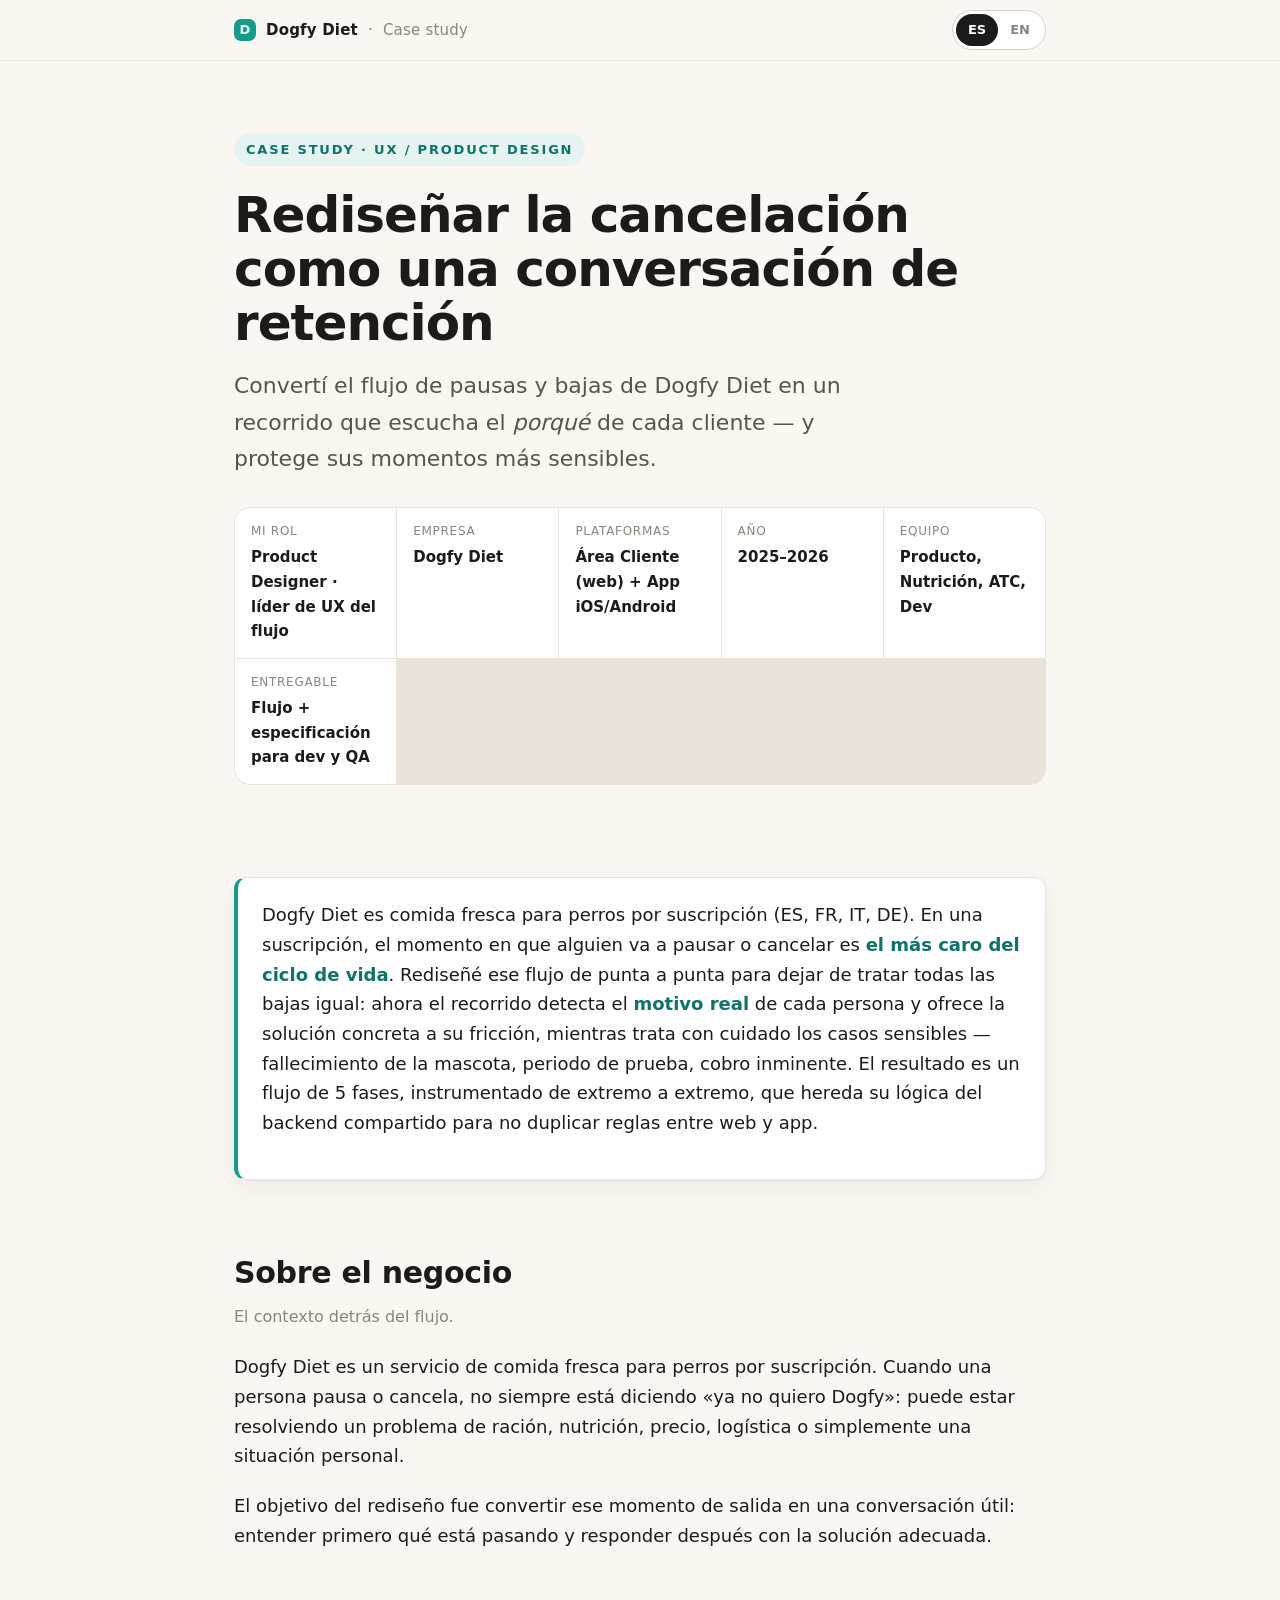
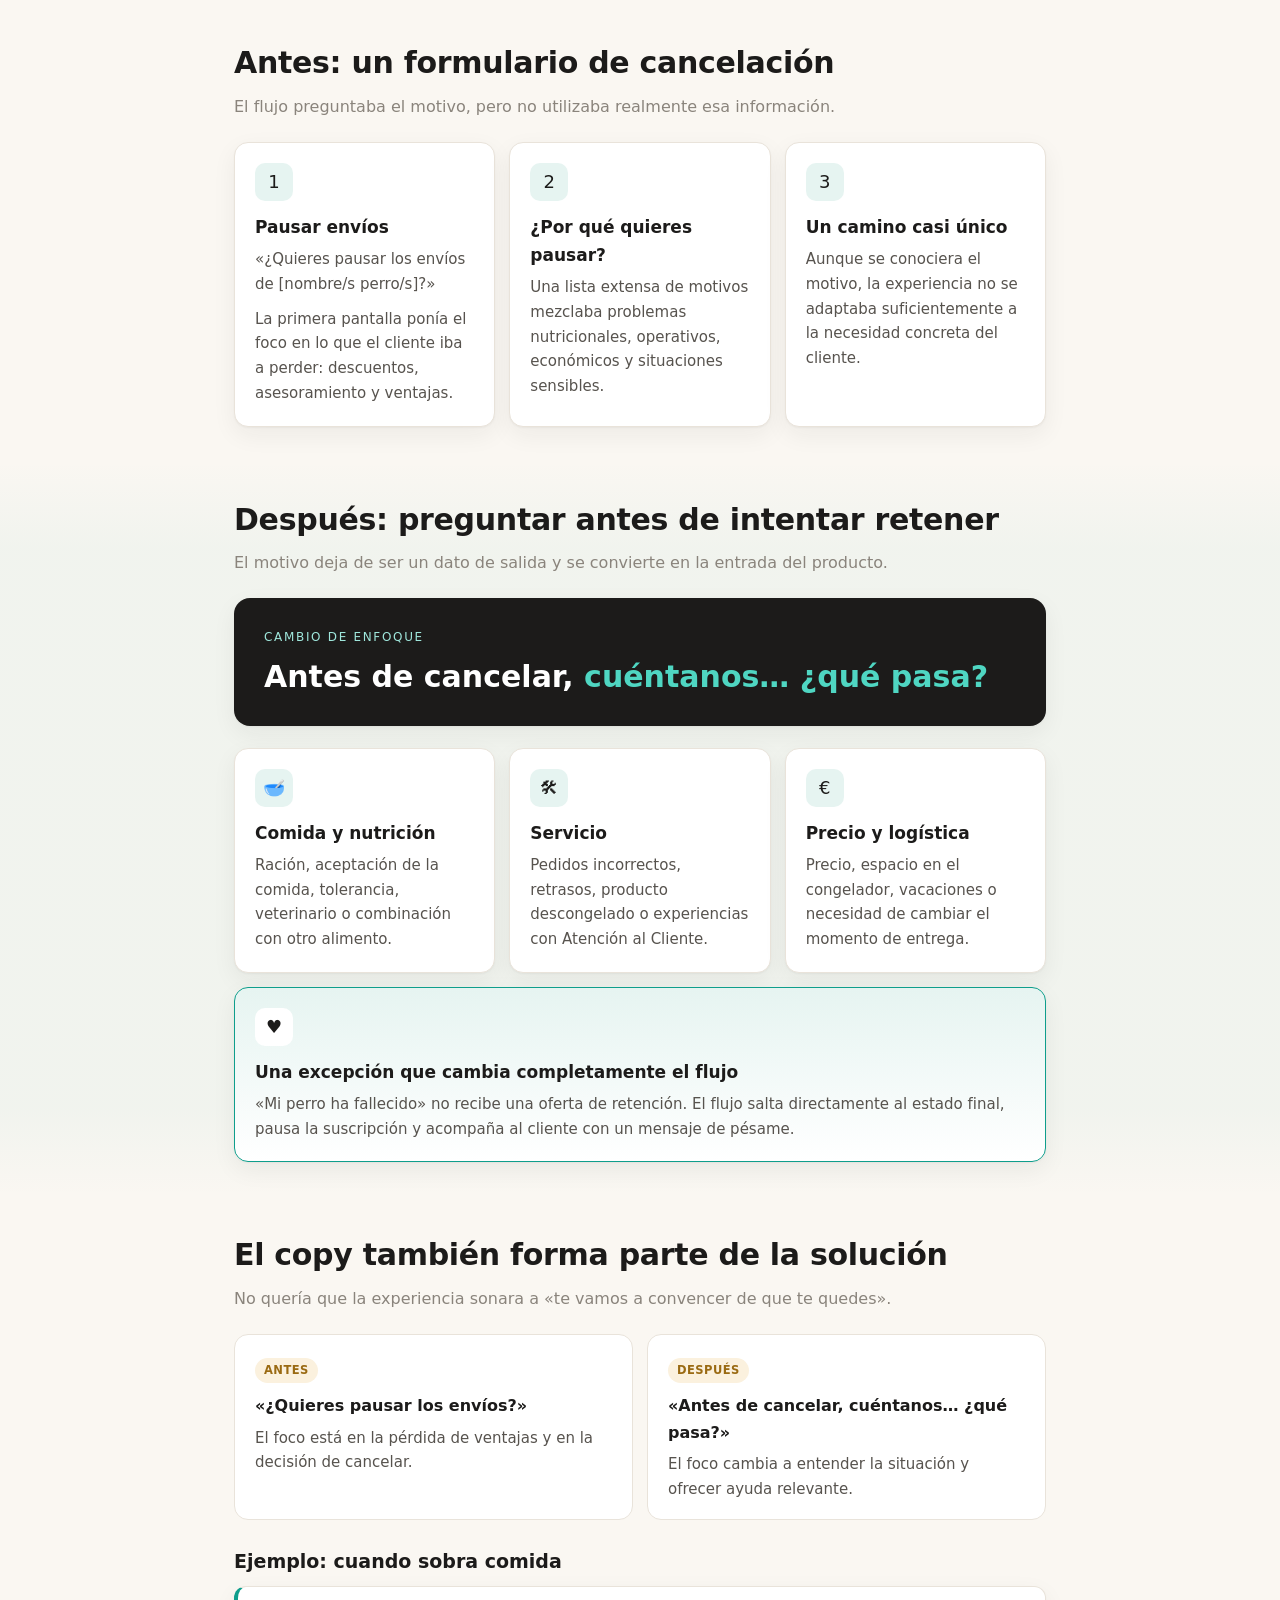
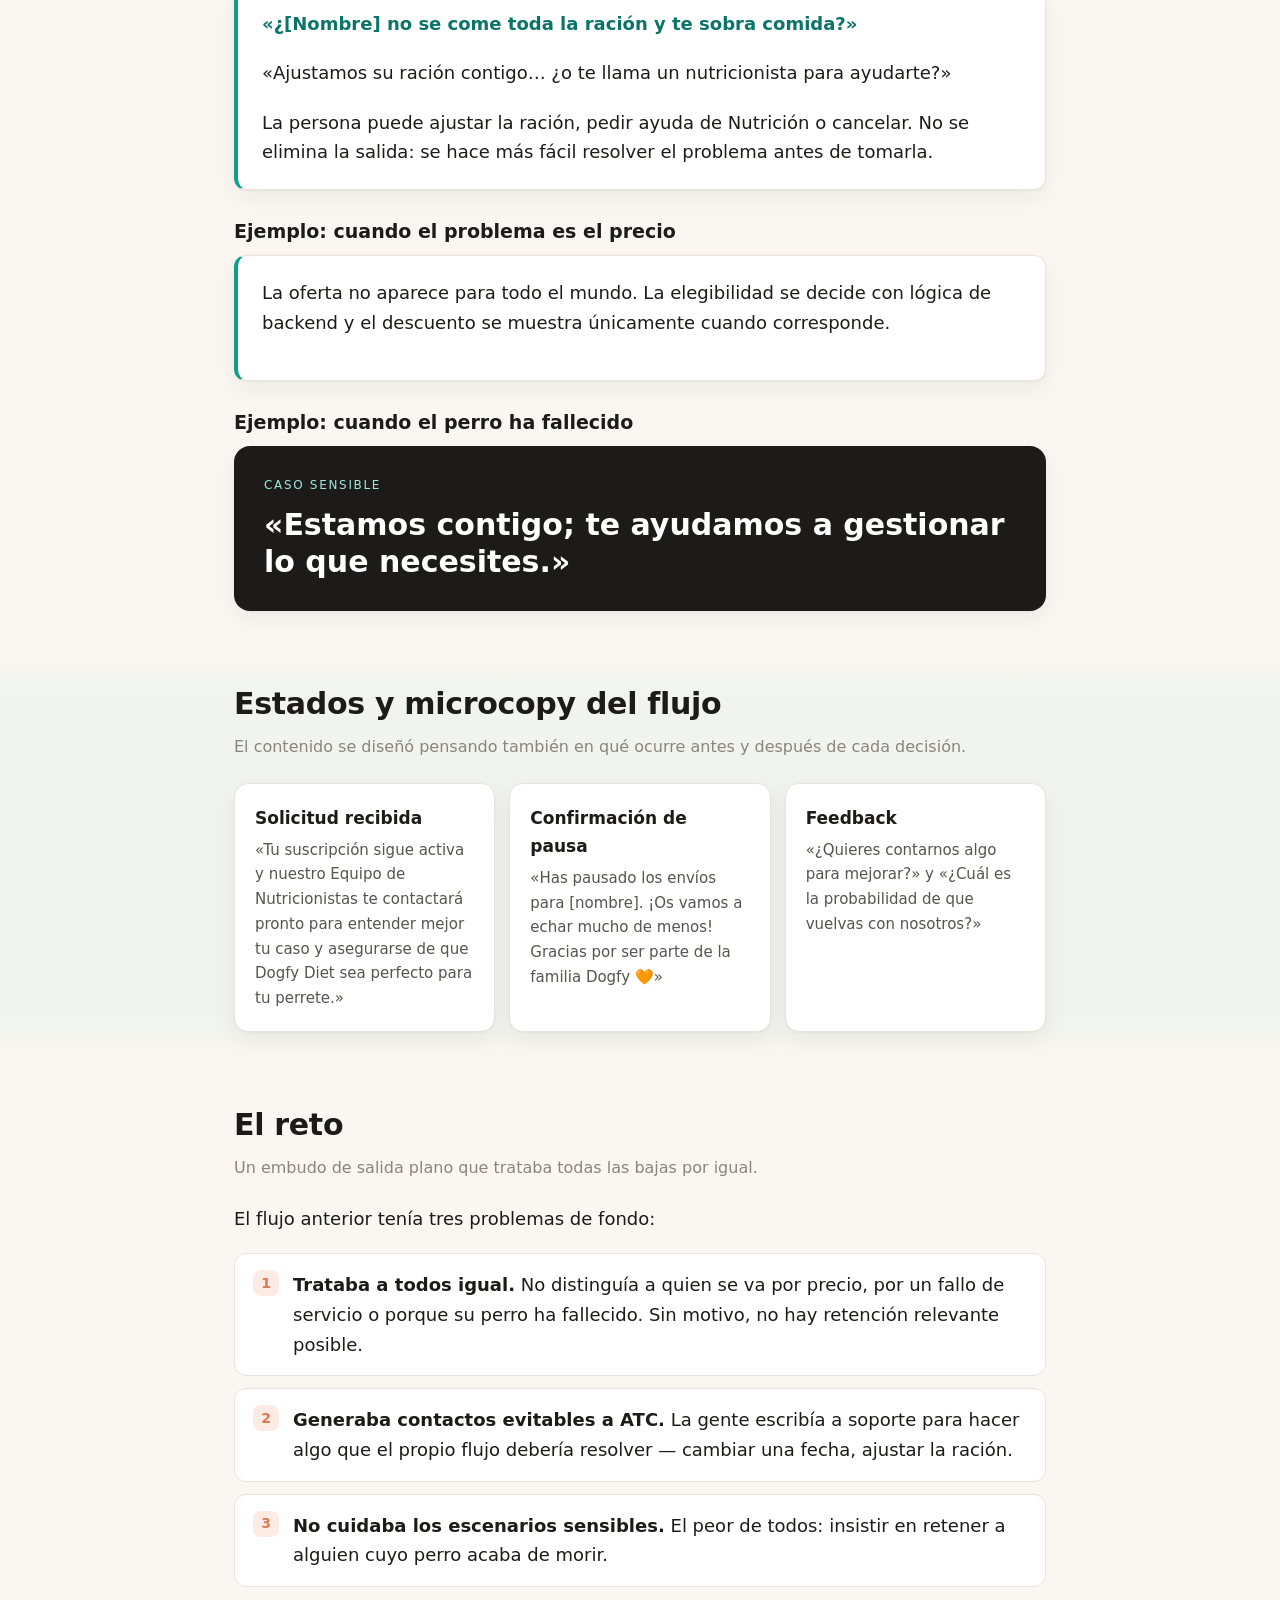
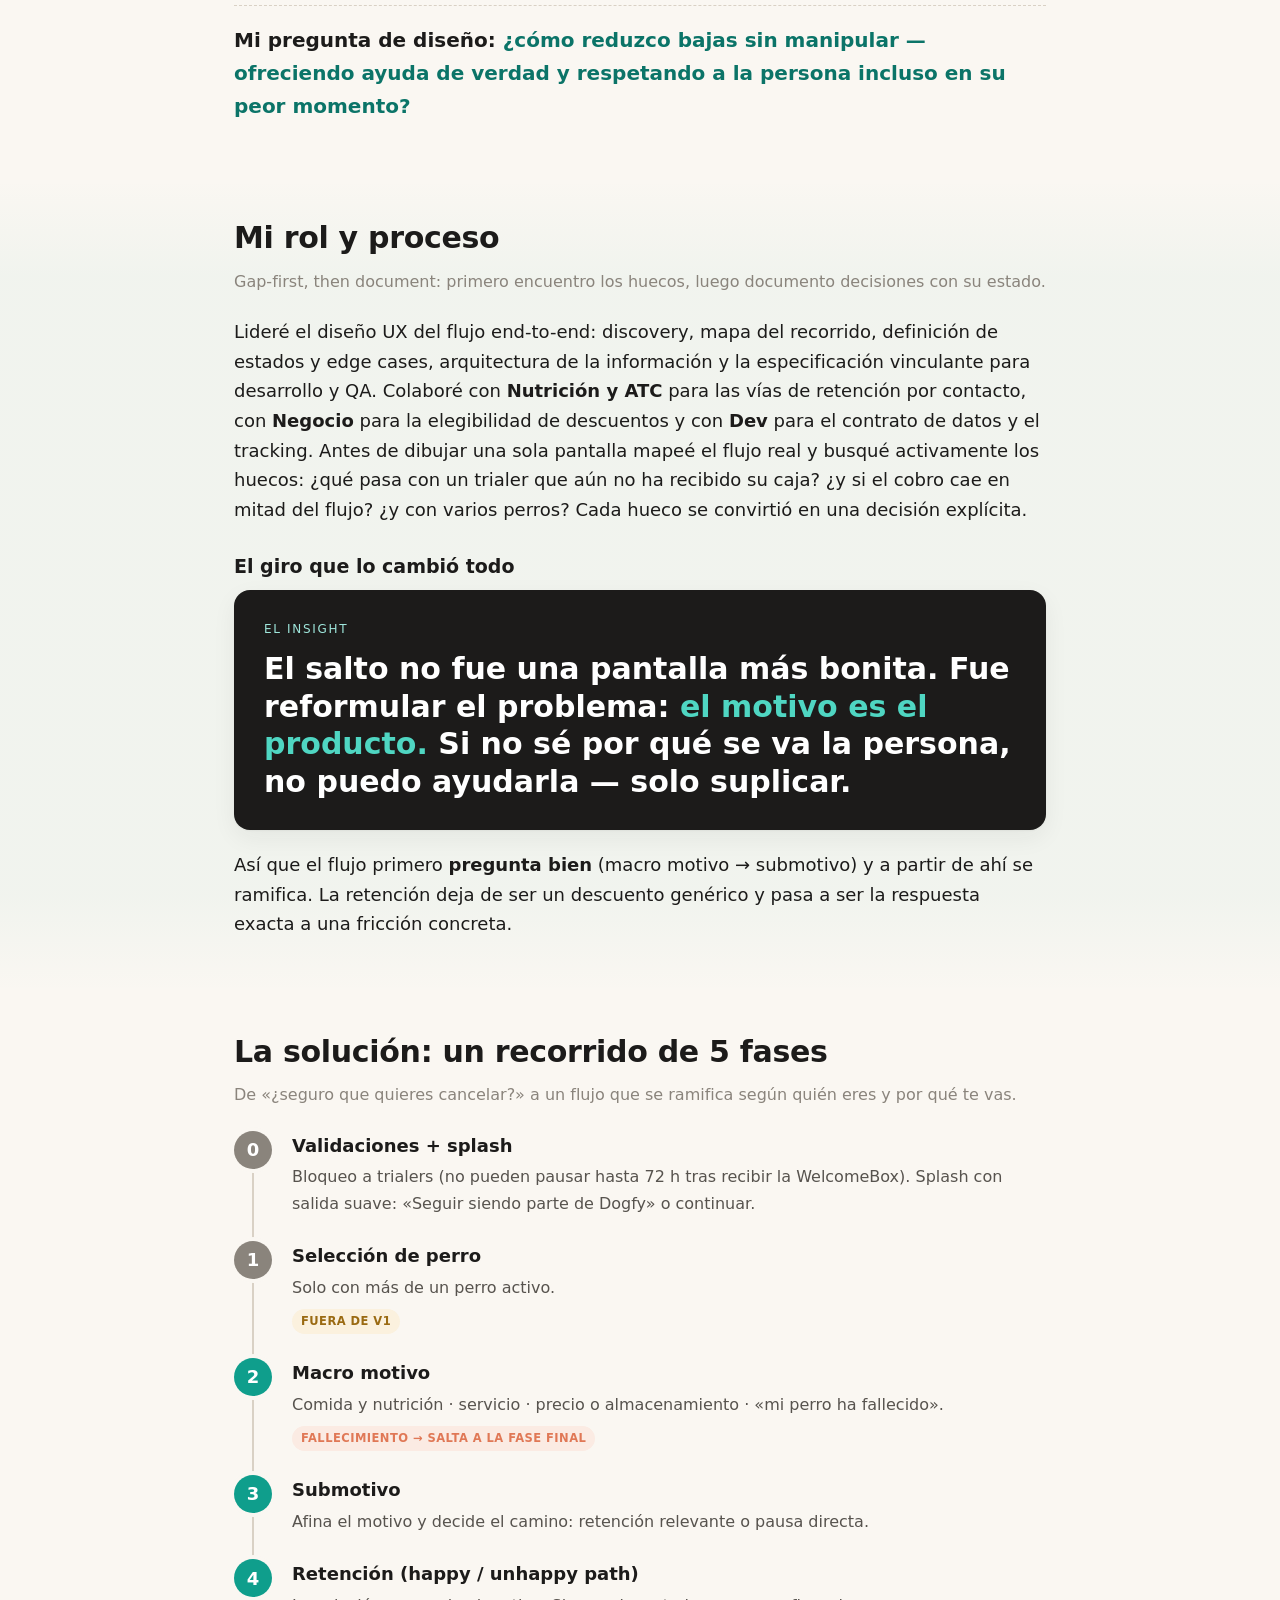
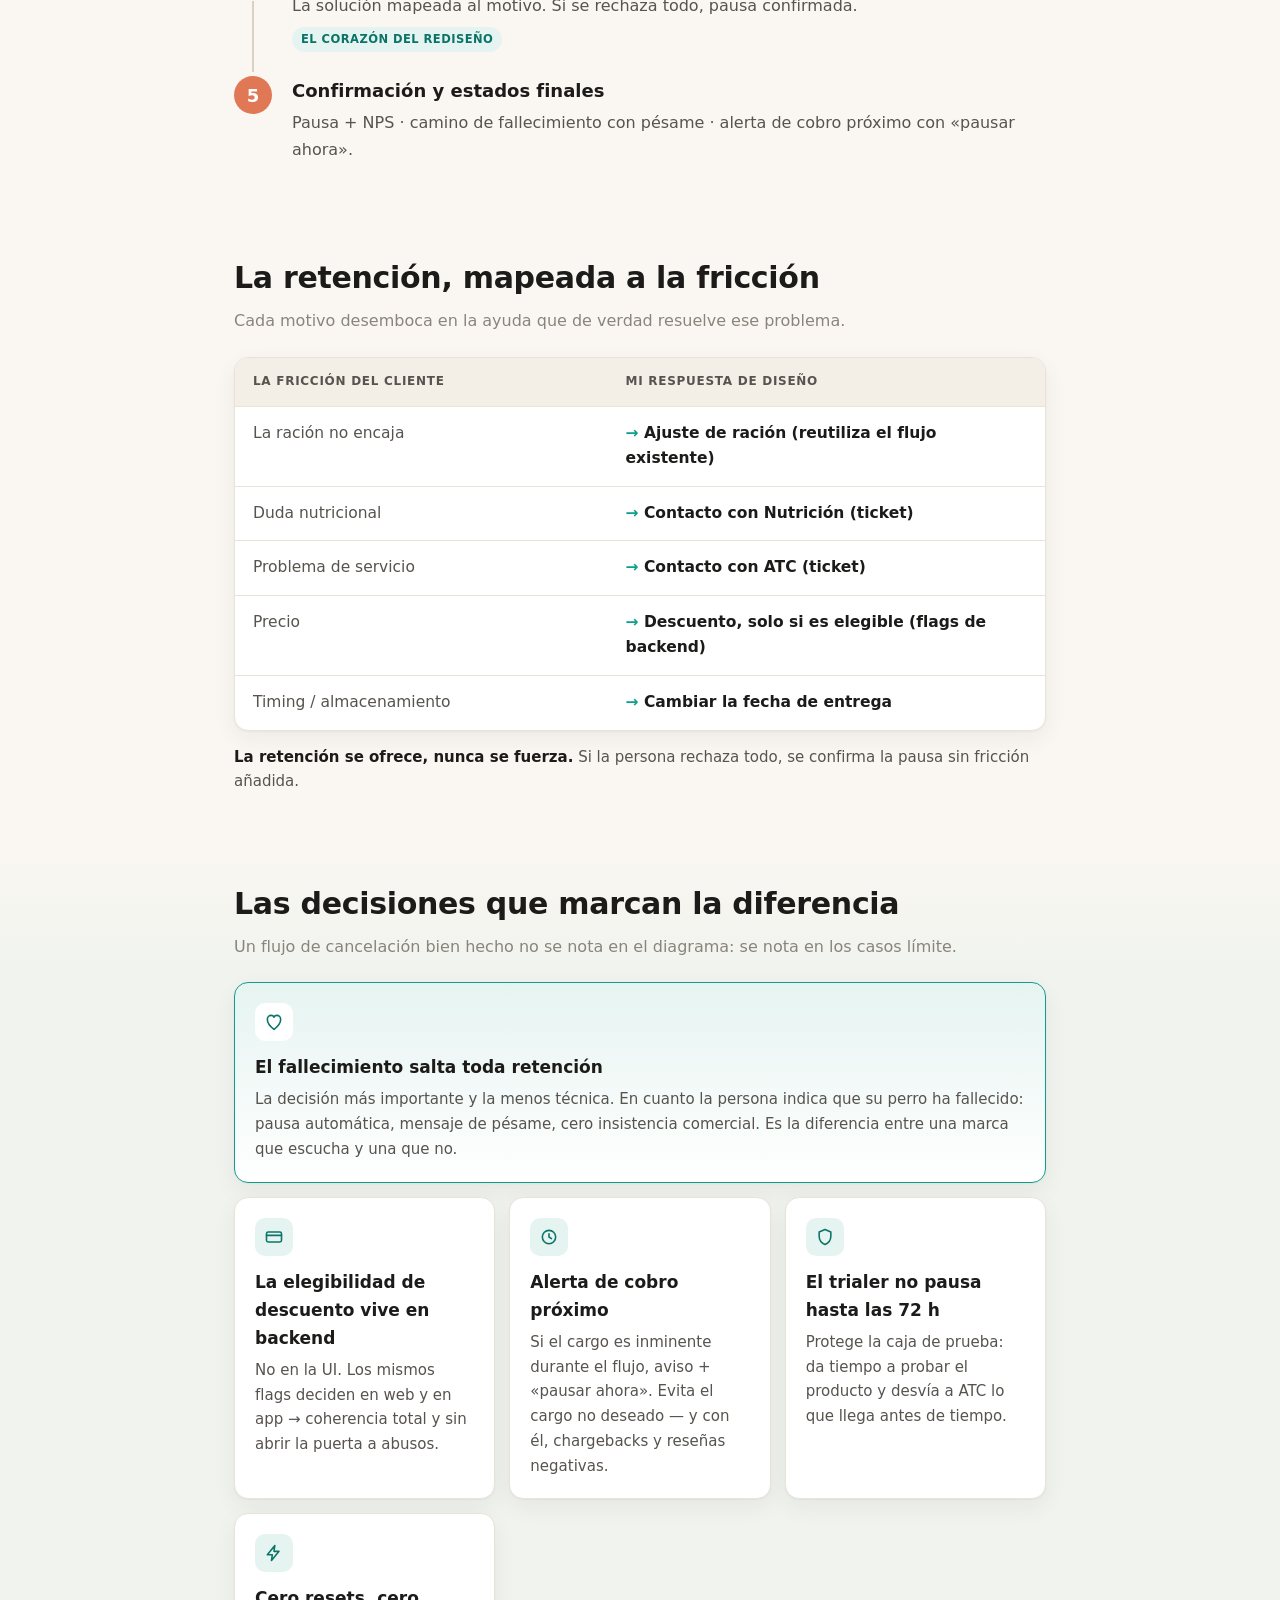
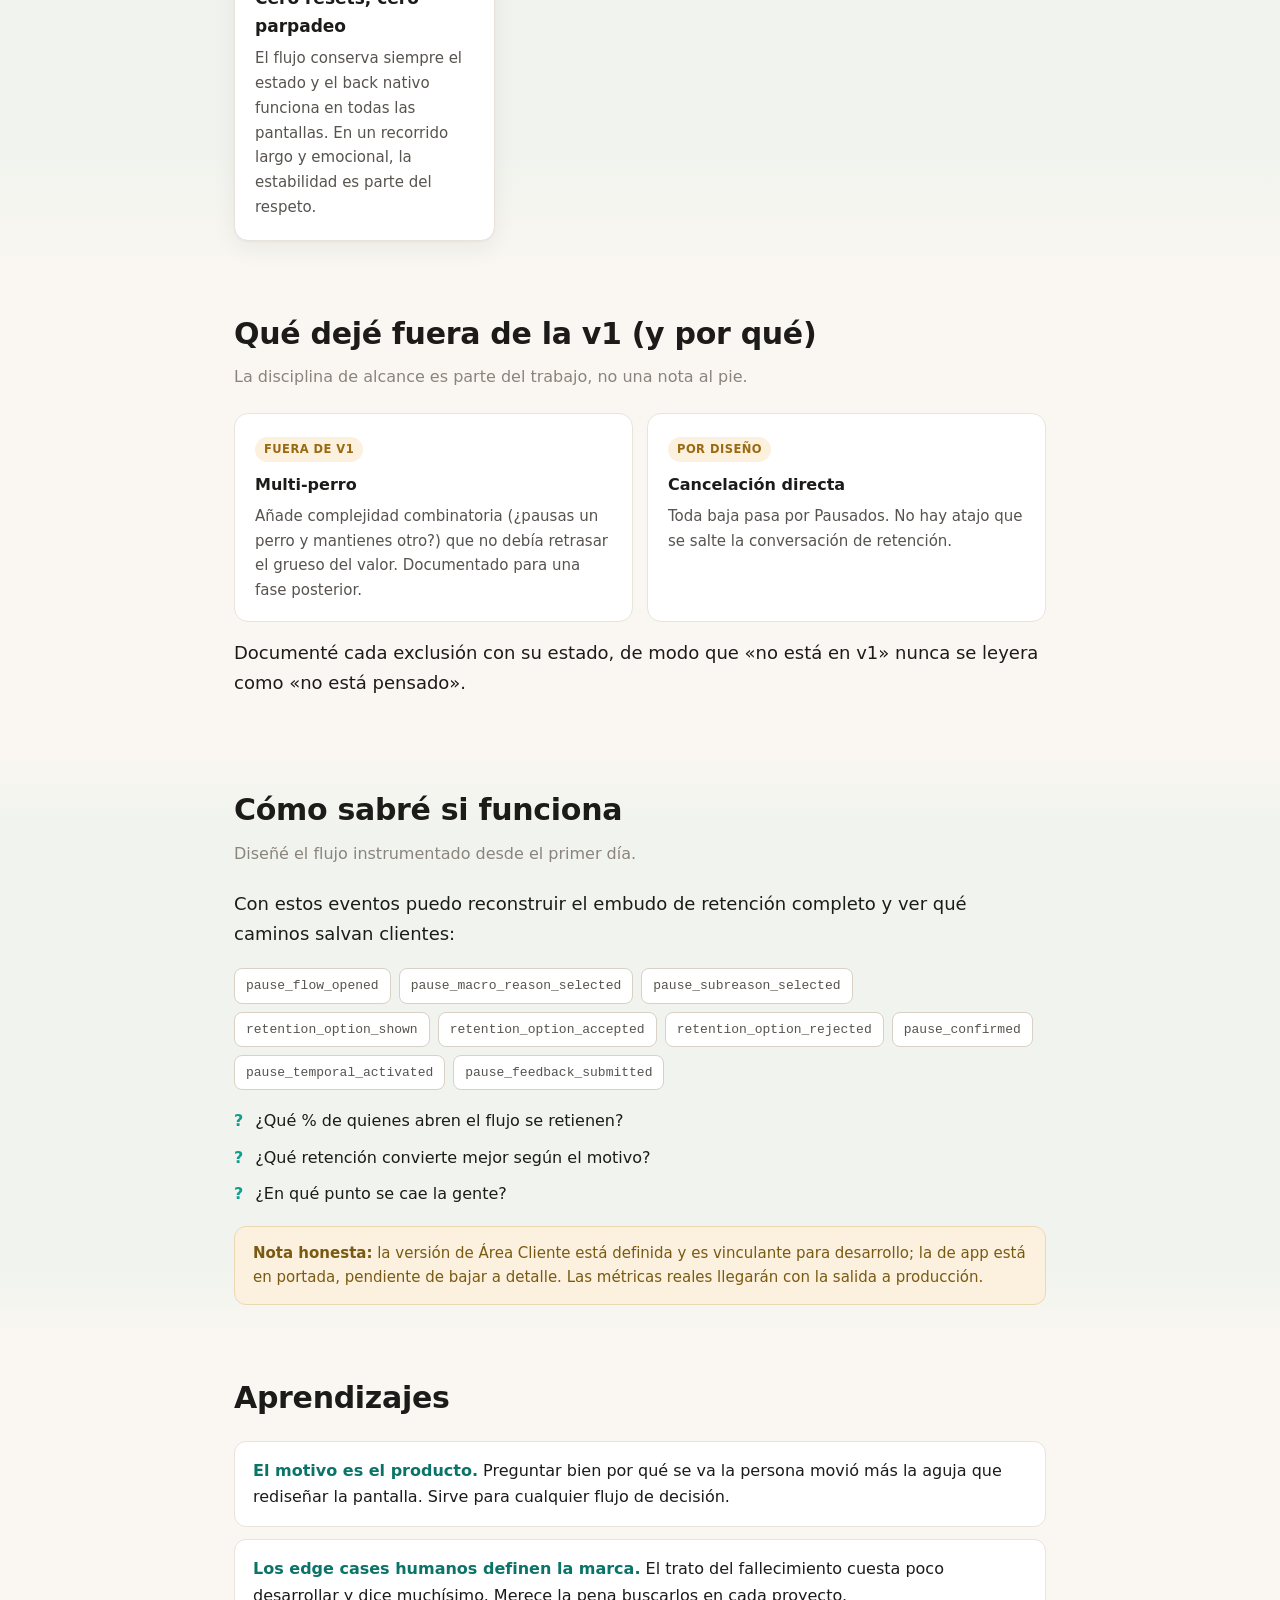
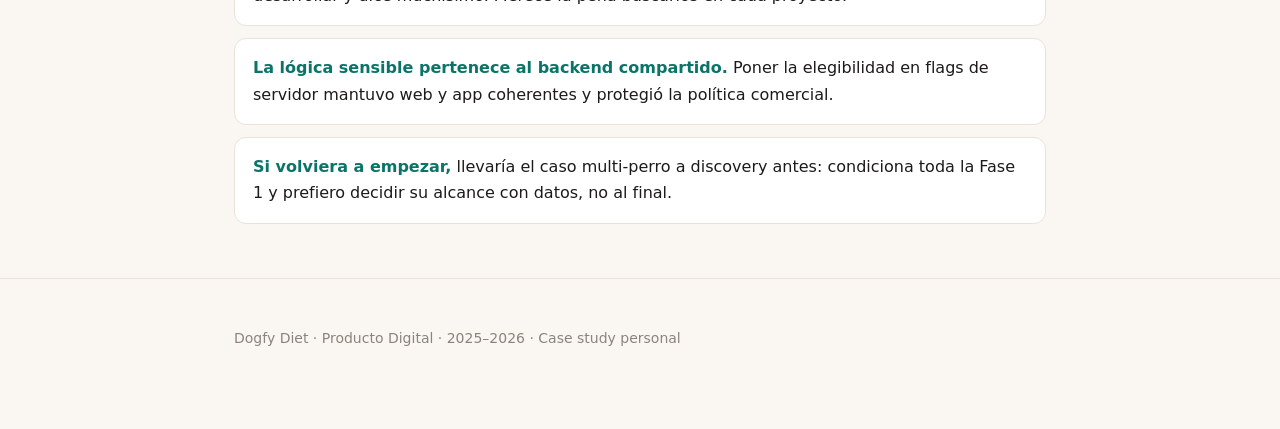
<file: Archivado/case_study_pausados_portfolio_CHAT.html>
<!DOCTYPE html>
<html lang="es">
<head>
<meta charset="UTF-8">
<meta name="viewport" content="width=device-width, initial-scale=1.0">
<title>Case Study · Rediseñar la cancelación como una conversación de retención — Dogfy Diet</title>
<style>
  :root{
    --bg:#FAF7F2; --surface:#FFFFFF; --ink:#1C1B1A; --ink-soft:#57534E;
    --muted:#8A847C; --line:#E9E3DA; --line-strong:#D9D1C5;
    --teal:#0F9E8C; --teal-deep:#0B7468; --teal-tint:#E6F4F1;
    --coral:#E07856; --coral-tint:#FBEBE3; --amber:#E1A03F; --amber-tint:#FBF1DE;
    --shadow:0 1px 2px rgba(28,27,26,.04),0 8px 24px rgba(28,27,26,.06);
    --radius:16px;
    --maxw:860px;
  }
  *{box-sizing:border-box}
  html{scroll-behavior:smooth}
  body{
    margin:0; background:var(--bg); color:var(--ink);
    font-family:ui-sans-serif,system-ui,-apple-system,"Segoe UI",Roboto,Helvetica,Arial,sans-serif;
    font-size:18px; line-height:1.65; -webkit-font-smoothing:antialiased;
  }
  .wrap{max-width:var(--maxw); margin:0 auto; padding:0 24px}
  p{margin:0 0 1.1em}
  a{color:var(--teal-deep)}

  /* Header */
  header.site{
    position:sticky; top:0; z-index:50;
    background:rgba(250,247,242,.85); backdrop-filter:saturate(180%) blur(10px);
    border-bottom:1px solid var(--line);
  }
  .site .wrap{display:flex; align-items:center; justify-content:space-between; height:60px}
  .brand{display:flex; align-items:center; gap:10px; font-weight:650; font-size:15px; letter-spacing:.2px}
  .brand .dot{width:22px;height:22px;border-radius:7px;background:var(--teal);display:inline-flex;align-items:center;justify-content:center;color:#fff;font-size:13px;font-weight:800}
  .brand .sep{color:var(--muted); font-weight:500}
  .brand .kicker{color:var(--muted); font-weight:500}
  .langtoggle{display:inline-flex; background:var(--surface); border:1px solid var(--line-strong); border-radius:999px; padding:3px}
  .lang-btn{border:0; background:transparent; font:inherit; font-size:13px; font-weight:650; color:var(--muted); padding:5px 12px; border-radius:999px; cursor:pointer; transition:.15s}
  .lang-btn.active{background:var(--ink); color:#fff}

  /* Hero */
  .hero{padding:72px 0 40px}
  .eyebrow{display:inline-block; font-size:13px; font-weight:700; letter-spacing:.14em; text-transform:uppercase; color:var(--teal-deep); background:var(--teal-tint); padding:6px 12px; border-radius:999px; margin-bottom:22px}
  h1{font-size:clamp(32px,5.4vw,50px); line-height:1.08; letter-spacing:-.02em; margin:0 0 18px; font-weight:800}
  .lede{font-size:clamp(19px,2.4vw,22px); color:var(--ink-soft); max-width:44ch; margin:0 0 30px}
  .meta{display:grid; grid-template-columns:repeat(auto-fit,minmax(150px,1fr)); gap:1px; background:var(--line); border:1px solid var(--line); border-radius:var(--radius); overflow:hidden; margin-top:8px}
  .meta div{background:var(--surface); padding:14px 16px}
  .meta dt{font-size:12px; letter-spacing:.06em; text-transform:uppercase; color:var(--muted); margin-bottom:3px}
  .meta dd{margin:0; font-size:15px; font-weight:600}

  /* Sections */
  section{padding:34px 0}
  section.tint{background:linear-gradient(180deg,transparent,rgba(15,158,140,.04) 12%,rgba(15,158,140,.04) 88%,transparent)}
  h2{font-size:clamp(24px,3.2vw,30px); letter-spacing:-.01em; margin:0 0 6px; font-weight:750}
  h2 + .sub{color:var(--muted); font-size:16px; margin:0 0 22px}
  h3{font-size:19px; margin:26px 0 8px; font-weight:700}
  .tldr{background:var(--surface); border:1px solid var(--line); border-left:4px solid var(--teal); border-radius:12px; padding:22px 24px; box-shadow:var(--shadow)}
  .tldr strong{color:var(--teal-deep)}

  /* Problem list */
  .probs{list-style:none; padding:0; margin:18px 0 0; display:grid; gap:12px}
  .probs li{background:var(--surface); border:1px solid var(--line); border-radius:12px; padding:16px 18px; display:flex; gap:14px; align-items:flex-start}
  .probs .n{flex:none; width:26px; height:26px; border-radius:8px; background:var(--coral-tint); color:var(--coral); font-weight:800; font-size:14px; display:flex; align-items:center; justify-content:center}
  .probs b{font-weight:700}

  .question{margin-top:18px; font-size:20px; font-weight:650; color:var(--ink); border-top:1px dashed var(--line-strong); padding-top:18px}
  .question em{color:var(--teal-deep); font-style:normal}

  /* Reframe callout */
  .reframe{background:var(--ink); color:#fff; border-radius:var(--radius); padding:30px 30px; box-shadow:var(--shadow)}
  .reframe .label{font-size:12px; letter-spacing:.14em; text-transform:uppercase; color:#9FE7DC; margin-bottom:10px}
  .reframe .big{font-size:clamp(22px,3.4vw,30px); line-height:1.25; font-weight:750; margin:0}
  .reframe .big span{color:#4FD6C2}

  /* Phase flow */
  .flow{margin-top:22px; position:relative}
  .phase{position:relative; padding:0 0 22px 58px}
  .phase:before{content:""; position:absolute; left:18px; top:6px; bottom:-6px; width:2px; background:var(--line-strong)}
  .phase:last-child:before{display:none}
  .phase .node{position:absolute; left:0; top:0; width:38px; height:38px; border-radius:50%; background:var(--teal); color:#fff; font-weight:800; display:flex; align-items:center; justify-content:center; box-shadow:0 0 0 4px var(--bg)}
  .phase.soft .node{background:var(--muted)}
  .phase.final .node{background:var(--coral)}
  .phase h4{margin:2px 0 4px; font-size:18px; font-weight:700}
  .phase p{margin:0; color:var(--ink-soft); font-size:16px}
  .tag{display:inline-block; font-size:11.5px; font-weight:700; letter-spacing:.04em; text-transform:uppercase; padding:3px 9px; border-radius:999px; margin:8px 6px 0 0}
  .tag.out{background:var(--amber-tint); color:#9a6a12}
  .tag.none{background:var(--coral-tint); color:var(--coral)}
  .tag.ok{background:var(--teal-tint); color:var(--teal-deep)}

  /* Retention table */
  .rmap{width:100%; border-collapse:separate; border-spacing:0; margin-top:20px; background:var(--surface); border:1px solid var(--line); border-radius:14px; overflow:hidden; box-shadow:var(--shadow)}
  .rmap th,.rmap td{text-align:left; padding:14px 18px; font-size:15.5px; border-bottom:1px solid var(--line); vertical-align:top}
  .rmap thead th{background:#F3EEE6; font-size:12px; letter-spacing:.06em; text-transform:uppercase; color:var(--ink-soft)}
  .rmap tr:last-child td{border-bottom:0}
  .rmap td.friction{color:var(--ink-soft); width:46%}
  .rmap td.answer{font-weight:650}
  .rmap .arrow{color:var(--teal)}
  .rmap-note{margin-top:14px; font-size:15px; color:var(--ink-soft)}
  .rmap-note b{color:var(--ink)}

  /* Decision cards */
  .cards{display:grid; grid-template-columns:repeat(auto-fit,minmax(240px,1fr)); gap:14px; margin-top:22px}
  .card{background:var(--surface); border:1px solid var(--line); border-radius:14px; padding:20px; box-shadow:var(--shadow)}
  .card .ic{width:38px; height:38px; border-radius:10px; background:var(--teal-tint); display:flex; align-items:center; justify-content:center; margin-bottom:12px}
  .card .ic svg{width:20px; height:20px; stroke:var(--teal-deep); fill:none; stroke-width:1.9; stroke-linecap:round; stroke-linejoin:round}
  .card.hero-card{grid-column:1/-1; border-color:var(--teal); background:linear-gradient(180deg,var(--teal-tint),var(--surface))}
  .card.hero-card .ic{background:#fff}
  .card h4{margin:0 0 6px; font-size:17px; font-weight:750}
  .card p{margin:0; font-size:15px; color:var(--ink-soft)}

  /* Two-col scope */
  .scope{display:grid; grid-template-columns:1fr 1fr; gap:14px; margin-top:20px}
  .scope .box{background:var(--surface); border:1px solid var(--line); border-radius:14px; padding:18px 20px}
  .scope .box h4{margin:0 0 6px; font-size:16px}
  .scope .box .st{font-size:11.5px; font-weight:700; letter-spacing:.04em; text-transform:uppercase; color:#9a6a12; background:var(--amber-tint); padding:3px 9px; border-radius:999px; display:inline-block; margin-bottom:10px}
  .scope .box p{margin:0; font-size:15px; color:var(--ink-soft)}

  /* Events / metrics */
  .events{display:flex; flex-wrap:wrap; gap:8px; margin:16px 0 0}
  .ev{font-family:ui-monospace,SFMono-Regular,Menlo,Consolas,monospace; font-size:13px; background:var(--surface); border:1px solid var(--line-strong); color:var(--ink-soft); padding:6px 11px; border-radius:8px}
  .qs{display:grid; gap:10px; margin-top:18px}
  .qs .q{display:flex; gap:12px; align-items:flex-start; font-size:16px}
  .qs .q .b{flex:none; color:var(--teal); font-weight:800}
  .honest{margin-top:18px; background:var(--amber-tint); border:1px solid #EAD9B0; border-radius:12px; padding:14px 18px; font-size:15px; color:#7a5a12}

  /* Learnings */
  .learn{list-style:none; padding:0; margin:18px 0 0; display:grid; gap:12px}
  .learn li{background:var(--surface); border:1px solid var(--line); border-radius:12px; padding:16px 18px; font-size:16px}
  .learn li b{color:var(--teal-deep)}

  /* Footer */
  footer.site{border-top:1px solid var(--line); margin-top:20px; padding:30px 0 60px; color:var(--muted); font-size:14px}
  footer.site .wrap{display:flex; flex-wrap:wrap; gap:6px 16px; justify-content:space-between}

  [data-lang]{animation:fade .25s ease}
  @keyframes fade{from{opacity:0; transform:translateY(4px)}to{opacity:1; transform:none}}

  @media(max-width:640px){
    body{font-size:17px}
    .brand .kicker,.brand .sep{display:none}
    .scope{grid-template-columns:1fr}
    section{padding:28px 0}
    .rmap thead{display:none}
    .rmap td{display:block; border:0; padding:6px 18px}
    .rmap td.friction{width:auto; padding-top:14px}
    .rmap td.answer{padding-bottom:14px; border-bottom:1px solid var(--line)}
    .rmap tr:last-child td.answer{border-bottom:0}
  }
</style>
</head>
<body>

<header class="site">
  <div class="wrap">
    <div class="brand">
      <span class="dot">D</span> Dogfy Diet
      <span class="sep">·</span><span class="kicker">Case study</span>
    </div>
    <div class="langtoggle" role="group" aria-label="Language">
      <button class="lang-btn active" data-set="es" aria-pressed="true" onclick="setLang('es')">ES</button>
      <button class="lang-btn" data-set="en" aria-pressed="false" onclick="setLang('en')">EN</button>
    </div>
  </div>
</header>

<!-- ============================ ESPAÑOL ============================ -->
<main data-lang="es">

  <section class="hero">
    <div class="wrap">
      <span class="eyebrow">Case study · UX / Product Design</span>
      <h1>Rediseñar la cancelación como una conversación de retención</h1>
      <p class="lede">Convertí el flujo de pausas y bajas de Dogfy Diet en un recorrido que escucha el <em>porqué</em> de cada cliente — y protege sus momentos más sensibles.</p>
      <dl class="meta">
        <div><dt>Mi rol</dt><dd>Product Designer · líder de UX del flujo</dd></div>
        <div><dt>Empresa</dt><dd>Dogfy Diet</dd></div>
        <div><dt>Plataformas</dt><dd>Área Cliente (web) + App iOS/Android</dd></div>
        <div><dt>Año</dt><dd>2025–2026</dd></div>
        <div><dt>Equipo</dt><dd>Producto, Nutrición, ATC, Dev</dd></div>
        <div><dt>Entregable</dt><dd>Flujo + especificación para dev y QA</dd></div>
      </dl>
    </div>
  </section>

  <section>
    <div class="wrap">
      <div class="tldr">
        <p>Dogfy Diet es comida fresca para perros por suscripción (ES, FR, IT, DE). En una suscripción, el momento en que alguien va a pausar o cancelar es <strong>el más caro del ciclo de vida</strong>. Rediseñé ese flujo de punta a punta para dejar de tratar todas las bajas igual: ahora el recorrido detecta el <strong>motivo real</strong> de cada persona y ofrece la solución concreta a su fricción, mientras trata con cuidado los casos sensibles — fallecimiento de la mascota, periodo de prueba, cobro inminente. El resultado es un flujo de 5 fases, instrumentado de extremo a extremo, que hereda su lógica del backend compartido para no duplicar reglas entre web y app.</p>
      </div>
    </div>
  </section>


  <section>
    <div class="wrap">
      <h2>Sobre el negocio</h2>
      <p class="sub">El contexto detrás del flujo.</p>
      <p>
        Dogfy Diet es un servicio de comida fresca para perros por suscripción.
        Cuando una persona pausa o cancela, no siempre está diciendo «ya no quiero
        Dogfy»: puede estar resolviendo un problema de ración, nutrición, precio,
        logística o simplemente una situación personal.
      </p>
      <p>
        El objetivo del rediseño fue convertir ese momento de salida en una
        conversación útil: entender primero qué está pasando y responder después
        con la solución adecuada.
      </p>
    </div>
  </section>

  <section>
    <div class="wrap">
      <h2>Antes: un formulario de cancelación</h2>
      <p class="sub">El flujo preguntaba el motivo, pero no utilizaba realmente esa información.</p>

      <div class="cards">
        <div class="card">
          <div class="ic">1</div>
          <h4>Pausar envíos</h4>
          <p>«¿Quieres pausar los envíos de [nombre/s perro/s]?»</p>
          <p style="margin-top:10px">La primera pantalla ponía el foco en lo que el cliente iba a perder: descuentos, asesoramiento y ventajas.</p>
        </div>
        <div class="card">
          <div class="ic">2</div>
          <h4>¿Por qué quieres pausar?</h4>
          <p>Una lista extensa de motivos mezclaba problemas nutricionales, operativos, económicos y situaciones sensibles.</p>
        </div>
        <div class="card">
          <div class="ic">3</div>
          <h4>Un camino casi único</h4>
          <p>Aunque se conociera el motivo, la experiencia no se adaptaba suficientemente a la necesidad concreta del cliente.</p>
        </div>
      </div>
    </div>
  </section>

  <section class="tint">
    <div class="wrap">
      <h2>Después: preguntar antes de intentar retener</h2>
      <p class="sub">El motivo deja de ser un dato de salida y se convierte en la entrada del producto.</p>

      <div class="reframe">
        <div class="label">Cambio de enfoque</div>
        <p class="big">Antes de cancelar, <span>cuéntanos… ¿qué pasa?</span></p>
      </div>

      <div class="cards">
        <div class="card">
          <div class="ic">🥣</div>
          <h4>Comida y nutrición</h4>
          <p>Ración, aceptación de la comida, tolerancia, veterinario o combinación con otro alimento.</p>
        </div>
        <div class="card">
          <div class="ic">🛠</div>
          <h4>Servicio</h4>
          <p>Pedidos incorrectos, retrasos, producto descongelado o experiencias con Atención al Cliente.</p>
        </div>
        <div class="card">
          <div class="ic">€</div>
          <h4>Precio y logística</h4>
          <p>Precio, espacio en el congelador, vacaciones o necesidad de cambiar el momento de entrega.</p>
        </div>
        <div class="card hero-card">
          <div class="ic">♥</div>
          <h4>Una excepción que cambia completamente el flujo</h4>
          <p>
            «Mi perro ha fallecido» no recibe una oferta de retención. El flujo
            salta directamente al estado final, pausa la suscripción y acompaña
            al cliente con un mensaje de pésame.
          </p>
        </div>
      </div>
    </div>
  </section>

  <section>
    <div class="wrap">
      <h2>El copy también forma parte de la solución</h2>
      <p class="sub">No quería que la experiencia sonara a «te vamos a convencer de que te quedes».</p>

      <div class="scope">
        <div class="box">
          <span class="st">Antes</span>
          <h4>«¿Quieres pausar los envíos?»</h4>
          <p>
            El foco está en la pérdida de ventajas y en la decisión de cancelar.
          </p>
        </div>
        <div class="box">
          <span class="st">Después</span>
          <h4>«Antes de cancelar, cuéntanos… ¿qué pasa?»</h4>
          <p>
            El foco cambia a entender la situación y ofrecer ayuda relevante.
          </p>
        </div>
      </div>

      <h3>Ejemplo: cuando sobra comida</h3>
      <div class="tldr">
        <p><strong>«¿[Nombre] no se come toda la ración y te sobra comida?»</strong></p>
        <p>
          «Ajustamos su ración contigo… ¿o te llama un nutricionista para ayudarte?»
        </p>
        <p style="margin-bottom:0">
          La persona puede ajustar la ración, pedir ayuda de Nutrición o cancelar.
          No se elimina la salida: se hace más fácil resolver el problema antes de tomarla.
        </p>
      </div>

      <h3>Ejemplo: cuando el problema es el precio</h3>
      <div class="tldr">
        <p>
          La oferta no aparece para todo el mundo. La elegibilidad se decide con
          lógica de backend y el descuento se muestra únicamente cuando corresponde.
        </p>
      </div>

      <h3>Ejemplo: cuando el perro ha fallecido</h3>
      <div class="reframe">
        <div class="label">Caso sensible</div>
        <p class="big">
          «Estamos contigo; te ayudamos a gestionar lo que necesites.»
        </p>
      </div>
    </div>
  </section>

  <section class="tint">
    <div class="wrap">
      <h2>Estados y microcopy del flujo</h2>
      <p class="sub">El contenido se diseñó pensando también en qué ocurre antes y después de cada decisión.</p>

      <div class="cards">
        <div class="card">
          <h4>Solicitud recibida</h4>
          <p>
            «Tu suscripción sigue activa y nuestro Equipo de Nutricionistas te
            contactará pronto para entender mejor tu caso y asegurarse de que
            Dogfy Diet sea perfecto para tu perrete.»
          </p>
        </div>
        <div class="card">
          <h4>Confirmación de pausa</h4>
          <p>
            «Has pausado los envíos para [nombre]. ¡Os vamos a echar mucho de
            menos! Gracias por ser parte de la familia Dogfy 🧡»
          </p>
        </div>
        <div class="card">
          <h4>Feedback</h4>
          <p>
            «¿Quieres contarnos algo para mejorar?» y «¿Cuál es la probabilidad
            de que vuelvas con nosotros?»
          </p>
        </div>
      </div>
    </div>
  </section>

  <section>
    <div class="wrap">
      <h2>El reto</h2>
      <p class="sub">Un embudo de salida plano que trataba todas las bajas por igual.</p>
      <p>El flujo anterior tenía tres problemas de fondo:</p>
      <ul class="probs">
        <li><span class="n">1</span><span><b>Trataba a todos igual.</b> No distinguía a quien se va por precio, por un fallo de servicio o porque su perro ha fallecido. Sin motivo, no hay retención relevante posible.</span></li>
        <li><span class="n">2</span><span><b>Generaba contactos evitables a ATC.</b> La gente escribía a soporte para hacer algo que el propio flujo debería resolver — cambiar una fecha, ajustar la ración.</span></li>
        <li><span class="n">3</span><span><b>No cuidaba los escenarios sensibles.</b> El peor de todos: insistir en retener a alguien cuyo perro acaba de morir.</span></li>
      </ul>
      <p class="question">Mi pregunta de diseño: <em>¿cómo reduzco bajas sin manipular — ofreciendo ayuda de verdad y respetando a la persona incluso en su peor momento?</em></p>
    </div>
  </section>

  <section class="tint">
    <div class="wrap">
      <h2>Mi rol y proceso</h2>
      <p class="sub">Gap-first, then document: primero encuentro los huecos, luego documento decisiones con su estado.</p>
      <p>Lideré el diseño UX del flujo end-to-end: discovery, mapa del recorrido, definición de estados y edge cases, arquitectura de la información y la especificación vinculante para desarrollo y QA. Colaboré con <b>Nutrición y ATC</b> para las vías de retención por contacto, con <b>Negocio</b> para la elegibilidad de descuentos y con <b>Dev</b> para el contrato de datos y el tracking. Antes de dibujar una sola pantalla mapeé el flujo real y busqué activamente los huecos: ¿qué pasa con un trialer que aún no ha recibido su caja? ¿y si el cobro cae en mitad del flujo? ¿y con varios perros? Cada hueco se convirtió en una decisión explícita.</p>

      <h3>El giro que lo cambió todo</h3>
      <div class="reframe">
        <div class="label">El insight</div>
        <p class="big">El salto no fue una pantalla más bonita. Fue reformular el problema: <span>el motivo es el producto.</span> Si no sé por qué se va la persona, no puedo ayudarla — solo suplicar.</p>
      </div>
      <p style="margin-top:20px">Así que el flujo primero <b>pregunta bien</b> (macro motivo → submotivo) y a partir de ahí se ramifica. La retención deja de ser un descuento genérico y pasa a ser la respuesta exacta a una fricción concreta.</p>
    </div>
  </section>

  <section>
    <div class="wrap">
      <h2>La solución: un recorrido de 5 fases</h2>
      <p class="sub">De «¿seguro que quieres cancelar?» a un flujo que se ramifica según quién eres y por qué te vas.</p>
      <div class="flow">
        <div class="phase soft"><div class="node">0</div><h4>Validaciones + splash</h4><p>Bloqueo a trialers (no pueden pausar hasta 72 h tras recibir la WelcomeBox). Splash con salida suave: «Seguir siendo parte de Dogfy» o continuar.</p></div>
        <div class="phase soft"><div class="node">1</div><h4>Selección de perro</h4><p>Solo con más de un perro activo.</p><span class="tag out">Fuera de v1</span></div>
        <div class="phase"><div class="node">2</div><h4>Macro motivo</h4><p>Comida y nutrición · servicio · precio o almacenamiento · «mi perro ha fallecido».</p><span class="tag none">Fallecimiento → salta a la fase final</span></div>
        <div class="phase"><div class="node">3</div><h4>Submotivo</h4><p>Afina el motivo y decide el camino: retención relevante o pausa directa.</p></div>
        <div class="phase"><div class="node">4</div><h4>Retención (happy / unhappy path)</h4><p>La solución mapeada al motivo. Si se rechaza todo, pausa confirmada.</p><span class="tag ok">El corazón del rediseño</span></div>
        <div class="phase final"><div class="node">5</div><h4>Confirmación y estados finales</h4><p>Pausa + NPS · camino de fallecimiento con pésame · alerta de cobro próximo con «pausar ahora».</p></div>
      </div>
    </div>
  </section>

  <section>
    <div class="wrap">
      <h2>La retención, mapeada a la fricción</h2>
      <p class="sub">Cada motivo desemboca en la ayuda que de verdad resuelve ese problema.</p>
      <table class="rmap">
        <thead><tr><th>La fricción del cliente</th><th>Mi respuesta de diseño</th></tr></thead>
        <tbody>
          <tr><td class="friction">La ración no encaja</td><td class="answer"><span class="arrow">→</span> Ajuste de ración (reutiliza el flujo existente)</td></tr>
          <tr><td class="friction">Duda nutricional</td><td class="answer"><span class="arrow">→</span> Contacto con Nutrición (ticket)</td></tr>
          <tr><td class="friction">Problema de servicio</td><td class="answer"><span class="arrow">→</span> Contacto con ATC (ticket)</td></tr>
          <tr><td class="friction">Precio</td><td class="answer"><span class="arrow">→</span> Descuento, solo si es elegible (flags de backend)</td></tr>
          <tr><td class="friction">Timing / almacenamiento</td><td class="answer"><span class="arrow">→</span> Cambiar la fecha de entrega</td></tr>
        </tbody>
      </table>
      <p class="rmap-note"><b>La retención se ofrece, nunca se fuerza.</b> Si la persona rechaza todo, se confirma la pausa sin fricción añadida.</p>
    </div>
  </section>

  <section class="tint">
    <div class="wrap">
      <h2>Las decisiones que marcan la diferencia</h2>
      <p class="sub">Un flujo de cancelación bien hecho no se nota en el diagrama: se nota en los casos límite.</p>
      <div class="cards">
        <div class="card hero-card">
          <div class="ic"><svg viewBox="0 0 24 24"><path d="M12 21C12 21 4 14.5 4 8.9 4 6.2 6 4 8.6 4 10.2 4 11.5 4.9 12 6.2 12.5 4.9 13.8 4 15.4 4 18 4 20 6.2 20 8.9 20 14.5 12 21 12 21Z"/></svg></div>
          <h4>El fallecimiento salta toda retención</h4>
          <p>La decisión más importante y la menos técnica. En cuanto la persona indica que su perro ha fallecido: pausa automática, mensaje de pésame, cero insistencia comercial. Es la diferencia entre una marca que escucha y una que no.</p>
        </div>
        <div class="card">
          <div class="ic"><svg viewBox="0 0 24 24"><rect x="3" y="6" width="18" height="12" rx="2"/><path d="M3 10h18"/></svg></div>
          <h4>La elegibilidad de descuento vive en backend</h4>
          <p>No en la UI. Los mismos flags deciden en web y en app → coherencia total y sin abrir la puerta a abusos.</p>
        </div>
        <div class="card">
          <div class="ic"><svg viewBox="0 0 24 24"><circle cx="12" cy="12" r="8"/><path d="M12 8v4l3 2"/></svg></div>
          <h4>Alerta de cobro próximo</h4>
          <p>Si el cargo es inminente durante el flujo, aviso + «pausar ahora». Evita el cargo no deseado — y con él, chargebacks y reseñas negativas.</p>
        </div>
        <div class="card">
          <div class="ic"><svg viewBox="0 0 24 24"><path d="M12 3l7 3v5c0 4.4-3 8.2-7 10-4-1.8-7-5.6-7-10V6l7-3Z"/></svg></div>
          <h4>El trialer no pausa hasta las 72 h</h4>
          <p>Protege la caja de prueba: da tiempo a probar el producto y desvía a ATC lo que llega antes de tiempo.</p>
        </div>
        <div class="card">
          <div class="ic"><svg viewBox="0 0 24 24"><path d="M13 3L4 14h6l-1 7 9-11h-6l1-7Z"/></svg></div>
          <h4>Cero resets, cero parpadeo</h4>
          <p>El flujo conserva siempre el estado y el back nativo funciona en todas las pantallas. En un recorrido largo y emocional, la estabilidad es parte del respeto.</p>
        </div>
      </div>
    </div>
  </section>

  <section>
    <div class="wrap">
      <h2>Qué dejé fuera de la v1 (y por qué)</h2>
      <p class="sub">La disciplina de alcance es parte del trabajo, no una nota al pie.</p>
      <div class="scope">
        <div class="box">
          <span class="st">Fuera de v1</span>
          <h4>Multi-perro</h4>
          <p>Añade complejidad combinatoria (¿pausas un perro y mantienes otro?) que no debía retrasar el grueso del valor. Documentado para una fase posterior.</p>
        </div>
        <div class="box">
          <span class="st">Por diseño</span>
          <h4>Cancelación directa</h4>
          <p>Toda baja pasa por Pausados. No hay atajo que se salte la conversación de retención.</p>
        </div>
      </div>
      <p style="margin-top:16px">Documenté cada exclusión con su estado, de modo que «no está en v1» nunca se leyera como «no está pensado».</p>
    </div>
  </section>

  <section class="tint">
    <div class="wrap">
      <h2>Cómo sabré si funciona</h2>
      <p class="sub">Diseñé el flujo instrumentado desde el primer día.</p>
      <p>Con estos eventos puedo reconstruir el embudo de retención completo y ver qué caminos salvan clientes:</p>
      <div class="events">
        <span class="ev">pause_flow_opened</span>
        <span class="ev">pause_macro_reason_selected</span>
        <span class="ev">pause_subreason_selected</span>
        <span class="ev">retention_option_shown</span>
        <span class="ev">retention_option_accepted</span>
        <span class="ev">retention_option_rejected</span>
        <span class="ev">pause_confirmed</span>
        <span class="ev">pause_temporal_activated</span>
        <span class="ev">pause_feedback_submitted</span>
      </div>
      <div class="qs">
        <div class="q"><span class="b">?</span><span>¿Qué % de quienes abren el flujo se retienen?</span></div>
        <div class="q"><span class="b">?</span><span>¿Qué retención convierte mejor según el motivo?</span></div>
        <div class="q"><span class="b">?</span><span>¿En qué punto se cae la gente?</span></div>
      </div>
      <div class="honest"><b>Nota honesta:</b> la versión de Área Cliente está definida y es vinculante para desarrollo; la de app está en portada, pendiente de bajar a detalle. Las métricas reales llegarán con la salida a producción.</div>
    </div>
  </section>

  <section>
    <div class="wrap">
      <h2>Aprendizajes</h2>
      <ul class="learn">
        <li><b>El motivo es el producto.</b> Preguntar bien por qué se va la persona movió más la aguja que rediseñar la pantalla. Sirve para cualquier flujo de decisión.</li>
        <li><b>Los edge cases humanos definen la marca.</b> El trato del fallecimiento cuesta poco desarrollar y dice muchísimo. Merece la pena buscarlos en cada proyecto.</li>
        <li><b>La lógica sensible pertenece al backend compartido.</b> Poner la elegibilidad en flags de servidor mantuvo web y app coherentes y protegió la política comercial.</li>
        <li><b>Si volviera a empezar,</b> llevaría el caso multi-perro a discovery antes: condiciona toda la Fase 1 y prefiero decidir su alcance con datos, no al final.</li>
      </ul>
    </div>
  </section>

</main>

<!-- ============================ ENGLISH ============================ -->
<main data-lang="en" hidden>

  <section class="hero">
    <div class="wrap">
      <span class="eyebrow">Case study · UX / Product Design</span>
      <h1>Redesigning cancellation as a retention conversation</h1>
      <p class="lede">I turned Dogfy Diet's pause &amp; cancellation flow into a journey that listens to <em>why</em> each customer is leaving — and protects their most sensitive moments.</p>
      <dl class="meta">
        <div><dt>My role</dt><dd>Product Designer · UX lead on the flow</dd></div>
        <div><dt>Company</dt><dd>Dogfy Diet</dd></div>
        <div><dt>Platforms</dt><dd>Customer Area (web) + iOS/Android app</dd></div>
        <div><dt>Year</dt><dd>2025–2026</dd></div>
        <div><dt>Team</dt><dd>Product, Nutrition, Support, Dev</dd></div>
        <div><dt>Deliverable</dt><dd>Flow + spec for dev &amp; QA</dd></div>
      </dl>
    </div>
  </section>

  <section>
    <div class="wrap">
      <div class="tldr">
        <p>Dogfy Diet is a fresh dog-food subscription (Spain, France, Italy, Germany). In a subscription business, the moment someone goes to pause or cancel is <strong>the most expensive point in the lifecycle</strong>. I redesigned that flow end to end so it stops treating every departure the same: the journey now detects each person's <strong>real reason</strong> and offers the specific fix for their friction, while carefully handling sensitive cases — a pet passing away, the trial period, an imminent charge. The result is a 5-phase flow, instrumented end to end, that inherits its logic from the shared backend so rules aren't duplicated across web and app.</p>
      </div>
    </div>
  </section>


  <section>
    <div class="wrap">
      <h2>About the business</h2>
      <p class="sub">The context behind the flow.</p>
      <p>
        Dogfy Diet is a fresh dog-food subscription service. When someone pauses
        or cancels, they are not necessarily saying “I don't want Dogfy anymore”:
        they may be solving a portion, nutrition, price, logistics, or personal
        problem.
      </p>
      <p>
        The goal of the redesign was to turn that exit moment into a useful
        conversation: understand what is happening first, then respond with the
        right solution.
      </p>
    </div>
  </section>

  <section>
    <div class="wrap">
      <h2>Before: a cancellation form</h2>
      <p class="sub">The flow asked for a reason, but did not really use that information.</p>
      <div class="cards">
        <div class="card">
          <div class="ic">1</div>
          <h4>Pause deliveries</h4>
          <p>“Do you want to pause deliveries for [dog name(s)]?”</p>
          <p style="margin-top:10px">The first screen focused on what the customer would lose: discounts, nutrition advice, and benefits.</p>
        </div>
        <div class="card">
          <div class="ic">2</div>
          <h4>Why do you want to pause?</h4>
          <p>A long list mixed nutrition, operational, financial, and sensitive situations.</p>
        </div>
        <div class="card">
          <div class="ic">3</div>
          <h4>Almost one path</h4>
          <p>Even when the reason was known, the experience did not adapt enough to the customer's actual need.</p>
        </div>
      </div>
    </div>
  </section>

  <section class="tint">
    <div class="wrap">
      <h2>After: ask before trying to retain</h2>
      <p class="sub">The reason stops being an exit data point and becomes the product input.</p>

      <div class="reframe">
        <div class="label">Change of approach</div>
        <p class="big">Before cancelling, <span>tell us… what's going on?</span></p>
      </div>

      <div class="cards">
        <div class="card">
          <div class="ic">🥣</div>
          <h4>Food &amp; nutrition</h4>
          <p>Portion, food acceptance, tolerance, vet advice, or combining with another food.</p>
        </div>
        <div class="card">
          <div class="ic">🛠</div>
          <h4>Service</h4>
          <p>Incorrect orders, delays, thawed food, or poor Support experiences.</p>
        </div>
        <div class="card">
          <div class="ic">€</div>
          <h4>Price &amp; logistics</h4>
          <p>Price, freezer space, holidays, or changing delivery timing.</p>
        </div>
        <div class="card hero-card">
          <div class="ic">♥</div>
          <h4>One exception completely changes the flow</h4>
          <p>
            “My dog has passed away” does not receive a retention offer. The flow
            jumps directly to the final state, pauses the subscription, and offers
            condolences.
          </p>
        </div>
      </div>
    </div>
  </section>

  <section>
    <div class="wrap">
      <h2>Copy is part of the solution too</h2>
      <p class="sub">I didn't want the experience to sound like “we're going to convince you to stay”.</p>

      <div class="scope">
        <div class="box">
          <span class="st">Before</span>
          <h4>“Do you want to pause deliveries?”</h4>
          <p>The focus is on the loss of benefits and the cancellation decision.</p>
        </div>
        <div class="box">
          <span class="st">After</span>
          <h4>“Before cancelling, tell us… what's going on?”</h4>
          <p>The focus shifts to understanding the situation and offering relevant help.</p>
        </div>
      </div>

      <h3>Example: when food is left over</h3>
      <div class="tldr">
        <p><strong>“Does [name] not finish their portion and you have food left over?”</strong></p>
        <p>“We can adjust their portion with you… or have a nutritionist call you to help?”</p>
        <p style="margin-bottom:0">The customer can adjust the portion, ask Nutrition for help, or cancel. The exit remains available.</p>
      </div>

      <h3>Example: when price is the problem</h3>
      <div class="tldr">
        <p>The offer is not shown to everyone. Eligibility is decided by backend logic and the discount only appears when appropriate.</p>
      </div>

      <h3>Example: when the dog has passed away</h3>
      <div class="reframe">
        <div class="label">Sensitive case</div>
        <p class="big">“We're here with you; we'll help you with whatever you need.”</p>
      </div>
    </div>
  </section>

  <section class="tint">
    <div class="wrap">
      <h2>Flow states and microcopy</h2>
      <p class="sub">The content was designed around what happens before and after every decision.</p>

      <div class="cards">
        <div class="card">
          <h4>Request received</h4>
          <p>“Your subscription is still active and our Nutrition Team will contact you soon to understand your case and make sure Dogfy Diet works perfectly for your dog.”</p>
        </div>
        <div class="card">
          <h4>Pause confirmation</h4>
          <p>“You've paused deliveries for [name]. We'll miss you both! Thanks for being part of the Dogfy family 🧡”</p>
        </div>
        <div class="card">
          <h4>Feedback</h4>
          <p>“Want to tell us something to improve?” and “How likely are you to come back?”</p>
        </div>
      </div>
    </div>
  </section>

  <section>
    <div class="wrap">
      <h2>The challenge</h2>
      <p class="sub">A flat exit funnel that treated every departure the same.</p>
      <p>The previous flow had three underlying problems:</p>
      <ul class="probs">
        <li><span class="n">1</span><span><b>It treated everyone the same.</b> It didn't tell apart someone leaving over price, over a service failure, or because their dog had died. No reason means no relevant retention is possible.</span></li>
        <li><span class="n">2</span><span><b>It drove avoidable Support contacts.</b> People messaged Support to do things the flow itself should resolve — change a date, adjust the portion.</span></li>
        <li><span class="n">3</span><span><b>It didn't handle sensitive scenarios.</b> The worst of all: pushing to retain someone whose dog has just passed away.</span></li>
      </ul>
      <p class="question">My design question: <em>how do I reduce churn without manipulating — offering real help and respecting the person even at their worst moment?</em></p>
    </div>
  </section>

  <section class="tint">
    <div class="wrap">
      <h2>My role &amp; process</h2>
      <p class="sub">Gap-first, then document: find the holes first, then document decisions with their status.</p>
      <p>I led the end-to-end UX design of the flow: discovery, journey mapping, defining states and edge cases, information architecture, and the binding spec for development and QA. I worked with <b>Nutrition and Support</b> on the contact-based retention paths, with <b>Business</b> on discount eligibility, and with <b>Dev</b> on the data contract and tracking. Before drawing a single screen I mapped the real flow and actively hunted for gaps: what about a trial customer who hasn't received their box yet? What if the charge lands mid-flow? What about multiple dogs? Every gap became an explicit decision.</p>

      <h3>The reframe that changed everything</h3>
      <div class="reframe">
        <div class="label">The insight</div>
        <p class="big">The leap wasn't a prettier screen. It was reframing the problem: <span>the reason is the product.</span> If I don't know why the person is leaving, I can't help them — I can only beg.</p>
      </div>
      <p style="margin-top:20px">So the flow <b>asks well first</b> (macro reason → sub-reason) and branches from there. Retention stops being a generic discount and becomes the exact answer to a specific friction.</p>
    </div>
  </section>

  <section>
    <div class="wrap">
      <h2>The solution: a 5-phase journey</h2>
      <p class="sub">From "are you sure you want to cancel?" to a flow that branches on who you are and why you're leaving.</p>
      <div class="flow">
        <div class="phase soft"><div class="node">0</div><h4>Pre-checks + splash</h4><p>Trial customers are blocked (they can't pause until 72 h after receiving the WelcomeBox). A splash offers a soft exit: "Stay part of Dogfy" or continue.</p></div>
        <div class="phase soft"><div class="node">1</div><h4>Dog selection</h4><p>Only when more than one dog is active.</p><span class="tag out">Out of v1</span></div>
        <div class="phase"><div class="node">2</div><h4>Macro reason</h4><p>Food &amp; nutrition · service · price or storage · "my dog has passed away".</p><span class="tag none">Bereavement → jumps to the final phase</span></div>
        <div class="phase"><div class="node">3</div><h4>Sub-reason</h4><p>Refines the reason and decides the path: relevant retention or a direct pause.</p></div>
        <div class="phase"><div class="node">4</div><h4>Retention (happy / unhappy path)</h4><p>The solution mapped to the reason. If everything is declined, the pause is confirmed.</p><span class="tag ok">The heart of the redesign</span></div>
        <div class="phase final"><div class="node">5</div><h4>Confirmation &amp; end states</h4><p>Pause + NPS · bereavement path with condolences · imminent-charge alert with "pause now".</p></div>
      </div>
    </div>
  </section>

  <section>
    <div class="wrap">
      <h2>Retention, mapped to friction</h2>
      <p class="sub">Every reason leads to the help that actually solves that problem.</p>
      <table class="rmap">
        <thead><tr><th>The customer's friction</th><th>My design response</th></tr></thead>
        <tbody>
          <tr><td class="friction">The portion doesn't fit</td><td class="answer"><span class="arrow">→</span> Portion adjustment (reuses the existing flow)</td></tr>
          <tr><td class="friction">Nutrition doubt</td><td class="answer"><span class="arrow">→</span> Contact Nutrition (ticket)</td></tr>
          <tr><td class="friction">Service problem</td><td class="answer"><span class="arrow">→</span> Contact Support (ticket)</td></tr>
          <tr><td class="friction">Price</td><td class="answer"><span class="arrow">→</span> Discount, only if eligible (backend flags)</td></tr>
          <tr><td class="friction">Timing / storage</td><td class="answer"><span class="arrow">→</span> Change the delivery date</td></tr>
        </tbody>
      </table>
      <p class="rmap-note"><b>Retention is offered, never forced.</b> If the person declines everything, the pause is confirmed with no added friction.</p>
    </div>
  </section>

  <section class="tint">
    <div class="wrap">
      <h2>The decisions that make the difference</h2>
      <p class="sub">A cancellation flow done right doesn't show in the diagram — it shows in the edge cases.</p>
      <div class="cards">
        <div class="card hero-card">
          <div class="ic"><svg viewBox="0 0 24 24"><path d="M12 21C12 21 4 14.5 4 8.9 4 6.2 6 4 8.6 4 10.2 4 11.5 4.9 12 6.2 12.5 4.9 13.8 4 15.4 4 18 4 20 6.2 20 8.9 20 14.5 12 21 12 21Z"/></svg></div>
          <h4>Bereavement skips all retention</h4>
          <p>The most important decision, and the least technical. The moment the person says their dog has passed away: automatic pause, condolences, zero commercial pressure. It's the difference between a brand that listens and one that doesn't.</p>
        </div>
        <div class="card">
          <div class="ic"><svg viewBox="0 0 24 24"><rect x="3" y="6" width="18" height="12" rx="2"/><path d="M3 10h18"/></svg></div>
          <h4>Discount eligibility lives in the backend</h4>
          <p>Not in the UI. The same flags decide on web and app → full consistency and no room for abuse.</p>
        </div>
        <div class="card">
          <div class="ic"><svg viewBox="0 0 24 24"><circle cx="12" cy="12" r="8"/><path d="M12 8v4l3 2"/></svg></div>
          <h4>Imminent-charge alert</h4>
          <p>If the charge is imminent during the flow: a warning + "pause now". It avoids the unwanted charge — and the chargebacks and bad reviews that follow it.</p>
        </div>
        <div class="card">
          <div class="ic"><svg viewBox="0 0 24 24"><path d="M12 3l7 3v5c0 4.4-3 8.2-7 10-4-1.8-7-5.6-7-10V6l7-3Z"/></svg></div>
          <h4>Trial customers can't pause for 72 h</h4>
          <p>It protects the trial box: it gives time to actually try the product and routes early cases to Support.</p>
        </div>
        <div class="card">
          <div class="ic"><svg viewBox="0 0 24 24"><path d="M13 3L4 14h6l-1 7 9-11h-6l1-7Z"/></svg></div>
          <h4>No resets, no flicker</h4>
          <p>The flow always preserves state and native back works on every screen. In a long, emotional journey, stability is part of the respect.</p>
        </div>
      </div>
    </div>
  </section>

  <section>
    <div class="wrap">
      <h2>What I left out of v1 (and why)</h2>
      <p class="sub">Scope discipline is part of the work, not a footnote.</p>
      <div class="scope">
        <div class="box">
          <span class="st">Out of v1</span>
          <h4>Multi-dog</h4>
          <p>It adds combinatorial complexity (do you pause one dog and keep another?) that shouldn't delay the bulk of the value. Documented for a later phase.</p>
        </div>
        <div class="box">
          <span class="st">By design</span>
          <h4>Direct cancellation</h4>
          <p>Every departure goes through the pause flow. There's no shortcut that skips the retention conversation.</p>
        </div>
      </div>
      <p style="margin-top:16px">I documented every exclusion with its status, so "not in v1" would never read as "not thought through".</p>
    </div>
  </section>

  <section class="tint">
    <div class="wrap">
      <h2>How I'll know it works</h2>
      <p class="sub">I designed the flow instrumented from day one.</p>
      <p>With these events I can reconstruct the full retention funnel and see which paths save customers:</p>
      <div class="events">
        <span class="ev">pause_flow_opened</span>
        <span class="ev">pause_macro_reason_selected</span>
        <span class="ev">pause_subreason_selected</span>
        <span class="ev">retention_option_shown</span>
        <span class="ev">retention_option_accepted</span>
        <span class="ev">retention_option_rejected</span>
        <span class="ev">pause_confirmed</span>
        <span class="ev">pause_temporal_activated</span>
        <span class="ev">pause_feedback_submitted</span>
      </div>
      <div class="qs">
        <div class="q"><span class="b">?</span><span>What % of people who open the flow are retained?</span></div>
        <div class="q"><span class="b">?</span><span>Which retention converts best by reason?</span></div>
        <div class="q"><span class="b">?</span><span>Where do people drop off?</span></div>
      </div>
      <div class="honest"><b>An honest note:</b> the Customer Area version is defined and binding for development; the app version is at cover-page stage, pending detailed specs. Real metrics will come with the production launch.</div>
    </div>
  </section>

  <section>
    <div class="wrap">
      <h2>Learnings</h2>
      <ul class="learn">
        <li><b>The reason is the product.</b> Asking well why someone leaves moved the needle more than redesigning the screen. It applies to any decision flow.</li>
        <li><b>Human edge cases define the brand.</b> Handling bereavement costs little to build and says a great deal. Worth hunting for in every project.</li>
        <li><b>Sensitive logic belongs in the shared backend.</b> Putting eligibility in server-side flags kept web and app consistent and protected the commercial policy.</li>
        <li><b>If I started over,</b> I'd bring the multi-dog case into discovery earlier: it shapes all of Phase 1, and I'd rather scope it with data than at the end.</li>
      </ul>
    </div>
  </section>

</main>

<footer class="site">
  <div class="wrap">
    <span data-lang="es">Dogfy Diet · Producto Digital · 2025–2026 · Case study personal</span>
    <span data-lang="en" hidden>Dogfy Diet · Digital Product · 2025–2026 · Personal case study</span>
  </div>
</footer>

<script>
  function setLang(lang){
    document.querySelectorAll('[data-lang]').forEach(function(el){
      el.hidden = el.getAttribute('data-lang') !== lang;
    });
    document.querySelectorAll('.lang-btn').forEach(function(b){
      var on = b.getAttribute('data-set') === lang;
      b.classList.toggle('active', on);
      b.setAttribute('aria-pressed', on ? 'true' : 'false');
    });
    document.documentElement.lang = lang;
    window.scrollTo({top:0, behavior:'auto'});
  }
</script>
</body>
</html>
</file>
<file: stylesheet.css>
:root {
    --ink: #3A3A3A;
    --bg: #FFFFFF;
    --muted: #6B6B6B;
    --line: #E4E4E4;
    --accent: #2F6BFF;
    --radius-pill: 999px;
    --maxw: 1040px;
}

html {
    scroll-behavior: smooth;
}

* { box-sizing: border-box; }

body {
    margin: 0;
    background: var(--bg);
    color: var(--ink);
    font-family: "Helvetica Neue", Helvetica, Arial, sans-serif;
    font-size: 17px;
    line-height: 1.55;
    -webkit-font-smoothing: antialiased;
}

h1, h2, h3 {
    font-weight: 800;
    letter-spacing: -0.02em;
    margin: 0;
}

p { color: var(--muted); margin: 0 0 1.1em; max-width: 62ch; }
a { color: var(--ink); }

section, footer.site {
    max-width: var(--maxw);
    margin: 0 auto;
    padding: 56px 40px;
}

/* NAV */
.navbar {
    position: sticky;
    top: 0;
    z-index: 100;
    background: var(--bg);
    margin: 0;
    padding: 0;
    transition: box-shadow .3s ease;
}
.navInner {
    max-width: var(--maxw);
    margin: 0 auto;
    display: flex;
    align-items: center;
    justify-content: space-between;
    padding: 24px 40px;
    transition: padding .3s ease;
}
.navbar.scrolled {
    box-shadow: 0 1px 0 var(--line);
}
.navLogoClau .avatar {
    height: 58px; width: 58px; object-fit: cover;
    border-radius: 10px; display: block;
    transition: height .3s ease, width .3s ease;
}
.navbar.scrolled .navLogoClau .avatar {
    height: 44px; width: 44px;
}
.navActions { display: flex; align-items: center; gap: 28px; }
.navbar ul { list-style: none; display: flex; flex-direction: row; gap: 8px; margin: 0; padding: 0; }
.navbar li { text-transform: uppercase; font-size: 13px; font-weight: 700; letter-spacing: .04em; }
.navbar ul a { display: block; color: var(--ink); text-decoration: none; padding: 10px 14px; transition: color .15s; }
.navbar ul a:hover { color: var(--accent); }
.nav-cta { margin: 0; padding: 14px 24px; font-size: 12px; }
.langToggle {
    display: flex;
    align-items: center;
    border: 1.5px solid var(--ink);
    border-radius: var(--radius-pill);
    overflow: hidden;
}
.langToggle button {
    background: transparent;
    border: none;
    color: var(--ink);
    font-size: 11px;
    font-weight: 700;
    letter-spacing: .04em;
    padding: 8px 11px;
    cursor: pointer;
    transition: background .15s, color .15s;
}
.langToggle button.active { background: var(--ink); color: #fff; }
.langToggle button:not(.active):hover { background: #F5F4F1; }
.langToggle .langFull { display: none; }
.langToggle .langShort { display: inline; }

/* HERO */
.hero {
    padding-top: 32px;
    padding-bottom: 40px;
}
.hero h1 {
    font-size: clamp(32px, 8.5vw, 72px);
    line-height: 1.08;
    letter-spacing: -0.03em;
    margin-bottom: 40px;
    max-width: none;
    font-weight: 800;
    color: var(--ink);
}
.hero h1 .muted { color: #cfcfcf; font-weight: 800; }
.hero h1 .icon-img { height: 0.9em; width: auto; vertical-align: middle; display: inline-block; }
.hero h1 .keepTogether { white-space: nowrap; } /* palabra + icono nunca se separan */
.hero p { font-size: 17px; max-width: 68ch; }
.heroFindMe {
    font-size: clamp(34px, 9.5vw, 46px) !important;
    line-height: 1.15;
    font-weight: 800;
    color: var(--ink);
    margin-top: 0;
    margin-bottom: 16px;
    max-width: none !important;
    overflow-wrap: break-word;
}
.heroFindMe .muted { color: var(--muted) !important; font-weight: 800; }
.heroFindMe .muted[data-i18n="heroAskQuestions"] { color: #cfcfcf !important; }
.heroFindMe .icon-img { height: 0.9em; width: auto; vertical-align: middle; display: inline-block; }
.hero p strong { color: var(--ink); }
@media (max-width: 720px) {
    .heroFindMe { font-size: 24px !important; }
}

.btn-pill, .btn-outline {
    display: inline-flex;
    align-items: center;
    justify-content: center;
    height: 48px;
    box-sizing: border-box;
    text-decoration: none;
    font-weight: 700;
    font-size: 13px;
    text-transform: uppercase;
    letter-spacing: .04em;
    padding: 0 26px;
    border-radius: var(--radius-pill);
    border: 1.5px solid var(--ink);
    transition: opacity .15s, background .15s, color .15s;
}
.btn-pill {
    background: var(--ink);
    color: #fff;
}
.btn-pill:hover { opacity: .78; }

/* DESCRIBE */
.describe { border-top: 1px solid var(--line); }
.describe h2 { font-size: clamp(22px, 2.6vw, 28px); margin-bottom: 16px; }
.describe p { max-width: 72ch; }

/* CERAMICS */
.ceramics { border-top: 1px solid var(--line); }
.ceramics h2 { font-size: clamp(26px, 3.4vw, 34px); text-transform: uppercase; }
.ceramics .sub { margin-top: 6px; font-size: 15px; }

.flowCard { border-radius: 24px; padding: 40px; }
.flowCard h2 { margin-top: 0; }
.flowCardBefore { background: #e3e3e3; }
.flowCardAfter { background: linear-gradient(135deg, #C8EAEA 0%, #EFFFFF 100%); }
@media (max-width: 720px) {
    .flowCard { padding: 24px; border-radius: 18px; }
}
.ceramicsGrid {
    display: grid;
    grid-template-columns: 1.1fr 1fr;
    gap: 32px;
    margin: 24px 0 28px;
    align-items: stretch;
}
.cgLeft {
    width: 100%;
    height: 100%;
    min-height: 460px;
    object-fit: cover;
    border-radius: 18px;
    display: block;
}
.cgRightCol { display: flex; flex-direction: column; }
.cgRight {
    width: 100%;
    height: 400px;
    object-fit: cover;
    border-radius: 18px;
    display: block;
    transition: height .6s cubic-bezier(.4,0,.2,1);
}
.cgRight.shrink { height: 275px; }
.cgText {
    max-height: 0;
    opacity: 0;
    overflow: hidden;
    transition: max-height .6s cubic-bezier(.4,0,.2,1), opacity .5s ease .1s, margin-top .6s ease;
}
.cgText.visible {
    max-height: 600px;
    opacity: 1;
    margin-top: 20px;
}
.pixelsTitle {
    font-size: 16px;
    font-weight: 800;
    text-transform: uppercase;
    letter-spacing: .04em;
    color: var(--ink);
    margin: 0 0 16px;
}
@media (max-width: 720px) {
    .ceramicsGrid { grid-template-columns: 1fr; }
    .cgLeft { height: 420px; min-height: 0; }
}

/* PROJECTS */
.projects { border-top: 1px solid var(--line); }
.projectsHead { display: flex; align-items: baseline; justify-content: space-between; margin-bottom: 26px; }
.projectsHead h2 { font-size: clamp(26px, 3.4vw, 34px); text-transform: uppercase; }
.viewAll { display: none; font-size: 13px; font-weight: 700; text-decoration: none; color: var(--muted); }
@media (max-width: 720px) {
    .projectsHead { flex-direction: column; align-items: flex-start; }
    .viewAll { order: -1; align-self: flex-end; margin-bottom: 8px; font-size: 12px; }
}

.projectsGrid { display: grid; grid-template-columns: repeat(3, 1fr); gap: 24px; }
.personalProjectsGrid { display: grid; grid-template-columns: repeat(3, 1fr); gap: 24px; margin-top: 24px; }
.projectCard { text-decoration: none; color: var(--ink); display: block; }
.projectCard img {
    width: 100%; height: 170px; object-fit: cover;
    border-radius: 14px; display: block; margin-bottom: 14px;
    transition: transform .2s ease;
}
.projectCard:hover img { transform: translateY(-3px); }
.projectCard h3 { font-size: 14px; text-transform: uppercase; letter-spacing: .04em; margin-bottom: 8px; }
.projectCard p { font-size: 15px; margin-bottom: 8px; }
.projectCard .tags { font-size: 12px; color: var(--muted); }

/* TOOLS */
.tools { border-top: 1px solid var(--line); }
.tools h3 { font-size: 16px; text-transform: uppercase; letter-spacing: .04em; margin-bottom: 16px; }
.toolsList { list-style: none; margin: 0; padding: 0; display: flex; flex-wrap: wrap; gap: 10px 18px; }
.toolsList li { font-size: 15px; }

/* CONTACT */
.contact { border-top: 1px solid var(--line); text-align: center; padding-top: 72px; padding-bottom: 72px; }
.contact h2 { font-size: 16px; text-transform: uppercase; letter-spacing: .06em; color: var(--muted); font-weight: 700; }
.contactEmail, .contactPhone {
    display: block; text-decoration: none; color: var(--ink);
    font-weight: 800; letter-spacing: -0.01em;
}
.contactEmail { font-size: clamp(22px, 3.6vw, 34px); margin-bottom: 6px; }
.contactPhone { font-size: clamp(20px, 3.2vw, 30px); }

/* FOOTER */
footer.site {
    border-top: 1px solid var(--line);
    display: flex; flex-wrap: wrap; gap: 14px;
    justify-content: space-between;
    font-size: 13px; color: var(--muted);
    padding-top: 24px; padding-bottom: 40px;
}
footer.site a { color: var(--muted); text-decoration: none; }
footer.site a:hover { color: var(--ink); }

@media (max-width: 720px) {
    .projectsGrid, .ceramicsGrid, .personalProjectsGrid { grid-template-columns: 1fr; }
}

/* CREATIVE SPACE — marquee bar */
.marqueeBar {
    display: flex;
    align-items: center;
    gap: 24px;
    padding: 20px 40px;
    border-bottom: 1px solid var(--line);
    max-width: none;
    overflow: hidden;
}
.marqueeLabel {
    display: flex; align-items: center; gap: 8px;
    flex: none;
    font-size: 22px; font-weight: 800; text-transform: uppercase;
    letter-spacing: -0.01em; color: var(--ink);
}
.marqueeLabel .marqueeIcon { height: 22px; width: auto; }
.marquee { overflow: hidden; flex: 1; -webkit-mask-image: linear-gradient(90deg, transparent, #000 4%, #000 96%, transparent); mask-image: linear-gradient(90deg, transparent, #000 4%, #000 96%, transparent); }
.marquee-track {
    display: inline-flex;
    white-space: nowrap;
    animation: marquee-scroll 22s linear infinite;
}
.marquee-track span {
    font-size: 22px;
    font-weight: 800;
    text-transform: uppercase;
    letter-spacing: -0.01em;
    color: #A9A6A2;
}
@keyframes marquee-scroll {
    from { transform: translateX(0); }
    to { transform: translateX(-50%); }
}
@media (prefers-reduced-motion: reduce) {
    .marquee-track { animation: none; }
}

/* CREATIVE SPACE — split panel */
.splitPanel {
    display: grid;
    grid-template-columns: 1.4fr 1fr;
    gap: 0;
    max-width: none;
    padding: 0;
    height: 70vh;
    min-height: 420px;
}
.splitLeft, .splitRight {
    overflow: hidden;
    position: relative;
}
.splitLeft img {
    width: 100%; height: 100%; object-fit: cover; display: block;
}
.splitRight {
    background: #3C3831;
    display: flex; align-items: center; justify-content: center;
}
.splitLogo { width: 60%; max-width: 320px; display: block; }

.ceramicsCopy { padding-top: 56px; }
.ceramicsCopy h2 { font-size: clamp(26px, 3.4vw, 34px); text-transform: uppercase; margin-bottom: 18px; }
.ceramicsCopy p { max-width: 68ch; }

@media (max-width: 720px) {
    .splitPanel { grid-template-columns: 1fr; height: auto; }
    .splitLeft, .splitRight { height: 320px; }
}

/* HERO — tagline + CTAs (Figma update) */
.heroTagline {
    font-size: 18px;
    color: var(--muted);
    max-width: 60ch;
    margin-top: 8px;
}
.heroTagline .dotsep { display: block; margin-top: 6px; font-size: 14px; text-transform: uppercase; letter-spacing: .05em; color: #A9A6A2; }
.heroCtas { display: flex; gap: 14px; margin-top: 20px; }
@media (max-width: 720px) {
    .heroCtas { flex-direction: column; }
    .heroCtas .btn-pill, .heroCtas .btn-outline {
        width: 100%;
        text-align: center;
    }
}
.btn-outline {
    display: inline-block;
    background: transparent;
    color: var(--ink);
    text-decoration: none;
    font-weight: 700;
    font-size: 13px;
    text-transform: uppercase;
    letter-spacing: .04em;
    padding: 13px 26px;
    border: 1.5px solid var(--ink);
    border-radius: var(--radius-pill);
    transition: background .15s, color .15s;
}
.btn-outline:hover { background: var(--ink); color: #fff; }

/* BIO — home page, two text columns */
.homeBioCols {
    border-top: 1px solid var(--line);
    display: grid;
    grid-template-columns: 1.5fr 1fr;
    gap: 48px;
    padding-top: 48px;
    padding-bottom: 48px;
    align-items: start;
}
@media (max-width: 720px) {
    .homeBioCols { grid-template-columns: 1fr; gap: 24px; }
}

/* BIO — about page, photo + text */
.bioCols {
    border-top: 1px solid var(--line);
    display: grid;
    grid-template-columns: 1fr 220px;
    gap: 48px;
    padding-top: 48px;
    padding-bottom: 48px;
    align-items: start;
}
.bioCol p { font-size: 16px; max-width: none; margin: 0; }
.bioCol p strong { color: var(--ink); }
.bioPhoto {
    display: flex;
    justify-content: center;
    padding-top: 8px;
}
.bioPhoto .polaroid {
    width: 100%;
    max-width: 220px;
    height: auto;
    display: block;
    background: #fff;
    padding: 12px 12px 32px;
    box-shadow: 0 22px 45px rgba(0,0,0,.16), 0 3px 10px rgba(0,0,0,.10);
    transform: rotate(5deg);
    transition: transform .35s ease;
}
.bioPhoto:hover .polaroid { transform: rotate(1deg) scale(1.03); }
@media (max-width: 860px) {
    .bioPhoto { grid-column: 1 / -1; padding-bottom: 8px; }
}
@media (max-width: 720px) {
    .bioCols { grid-template-columns: 1fr; gap: 24px; }
    .bioPhoto { grid-column: auto; }
}

/* FEATURED CASE STUDY */
.featuredCase {
    display: grid;
    grid-template-columns: 1.2fr 1fr;
    gap: 32px;
    align-items: center;
    text-decoration: none;
    color: var(--ink);
    background: #FFFFFF;
    box-shadow: 0 10px 30px rgba(17, 17, 17, 0.08);
    border-radius: 22px;
    padding: 20px;
    margin-bottom: 40px;
}
.featuredCase img {
    width: 100%; height: 280px; object-fit: cover;
    border-radius: 16px; display: block;
}
.featuredCaseText h3 {
    font-size: clamp(18px, 1.9vw, 24px);
    text-transform: none;
    letter-spacing: -0.01em;
    margin-bottom: 12px;
}
.featuredCaseText p { font-size: 15px; margin-bottom: 10px; }
.featuredCaseText .tags { font-size: 12px; color: var(--muted); }
@media (max-width: 720px) {
    .featuredCase { grid-template-columns: 1fr; }
    .featuredCase img { height: 150px; object-position: center; }
}

/* CONTACT heading — now a full sentence, not a small label */
.contact h2 {
    font-size: 14px;
    text-transform: uppercase;
    letter-spacing: .05em;
    color: #A9A6A2;
    font-weight: 400;
}

/* ABOUT ME */
.cvPlaceholder {
    border: 1.5px dashed var(--line);
    border-radius: 16px;
    padding: 32px;
    margin-top: 20px;
}
.cvPlaceholder p { max-width: 60ch; margin: 0; }

.cvBlock { margin-top: 40px; }

/* TIMELINE — working & academic history (progress-bar style) */
.timeline { position: relative; margin-top: 8px; }
.timelineItem { display: flex; gap: 20px; position: relative; padding-bottom: 34px; }
.timelineItem:last-child { padding-bottom: 0; }
.timelineMarker { position: relative; width: 14px; flex: 0 0 14px; display: flex; justify-content: center; }
.timelineDot {
    width: 13px; height: 13px; margin-top: 4px; border-radius: 50%;
    background: var(--bg); border: 2.5px solid var(--line);
    box-sizing: border-box; z-index: 1;
}
.timelineItem.current .timelineDot { background: var(--accent); border-color: var(--accent); }
.timelineItem:not(:last-child) .timelineMarker::after {
    content: "";
    position: absolute;
    top: 20px;
    bottom: -34px;
    left: 50%;
    width: 2px;
    background: var(--line);
    transform: translateX(-50%);
}
.timelineContent { flex: 1; min-width: 0; padding-top: 1px; }
.timelineTop {
    display: flex;
    justify-content: space-between;
    align-items: flex-start;
    gap: 16px;
    flex-wrap: wrap;
    margin-bottom: 6px;
}
.timelineYear {
    display: block;
    font-size: 12px;
    font-weight: 700;
    text-transform: uppercase;
    letter-spacing: .06em;
    color: var(--accent);
    margin-bottom: 4px;
}
.timelineTitle { font-size: 17px; font-weight: 800; margin: 0; color: var(--ink); }
.timelineTag {
    flex: 0 0 auto;
    font-size: 11px;
    font-weight: 700;
    text-transform: uppercase;
    letter-spacing: .06em;
    color: var(--accent);
    border: 1.5px solid var(--accent);
    border-radius: var(--radius-pill);
    padding: 5px 14px;
    white-space: nowrap;
}
.timelineContent p { font-size: 15px; margin: 0 0 6px; max-width: 65ch; }
@media (max-width: 560px) {
    .timelineTop { flex-direction: column; }
    .timelineTag { order: -1; }
}
.cvSkillsGrid {
    margin-top: 40px;
    display: grid;
    grid-template-columns: repeat(3, 1fr);
    gap: 32px;
}
.cvSkillsGrid li { font-size: 15px; color: var(--muted); }
@media (max-width: 720px) {
    .cvSkillsGrid { grid-template-columns: 1fr; }
}

.methodRow { display: grid; grid-template-columns: 1fr 2.2fr; gap: 32px; margin-top: 24px; }
.methodIntro p { max-width: 32ch; }
.methodList { display: flex; flex-direction: column; gap: 32px; }
.methodLabel {
    display: block;
    font-size: 13px;
    font-weight: 700;
    text-transform: uppercase;
    letter-spacing: .04em;
    color: var(--muted);
    margin-bottom: 8px;
}
.methodItem p { max-width: 70ch; }
@media (max-width: 720px) {
    .methodRow { grid-template-columns: 1fr; }
}

/* DOGFY CASE STUDY */
.caseMeta {
    display: grid;
    grid-template-columns: repeat(4, 1fr);
    gap: 24px;
    border-top: 1px solid var(--line);
    border-bottom: 1px solid var(--line);
    padding-top: 24px;
    padding-bottom: 24px;
}
.caseMeta span { display: block; font-size: 12px; text-transform: uppercase; letter-spacing: .05em; color: var(--muted); margin-bottom: 6px; }
.caseMeta p { margin: 0; font-size: 15px; color: var(--ink); max-width: none; }

.challengeList { list-style: none; counter-reset: challenge; padding: 0; margin: 20px 0 0; display: flex; flex-direction: column; gap: 18px; }
.challengeList li { counter-increment: challenge; position: relative; padding-left: 40px; font-size: 15px; color: var(--muted); max-width: 75ch; }
.challengeList li::before {
    content: counter(challenge);
    position: absolute; left: 0; top: 0;
    width: 26px; height: 26px; border-radius: 50%;
    background: var(--ink); color: #fff;
    font-size: 12px; font-weight: 700;
    display: flex; align-items: center; justify-content: center;
}
.challengeList li strong { color: var(--ink); }
.challengeList.plainBullets li { padding-left: 4px; }
.challengeList.plainBullets li::before { content: none; }
.designQuestion {
    margin-top: 24px;
    padding: 18px 20px;
    background: #F5F4F1;
    border-radius: 14px;
    font-size: 15px;
    color: var(--ink);
    max-width: 75ch;
}

.insightBox {
    margin-top: 28px;
    padding: 24px 26px;
    border: 1.5px solid var(--ink);
    border-radius: 18px;
}
.insightLabel { display: block; font-size: 12px; text-transform: uppercase; letter-spacing: .05em; color: var(--muted); margin-bottom: 10px; }
.insightBox p { font-size: 16px; color: var(--ink); max-width: 75ch; margin-bottom: 10px; }
.insightBox p:last-child { margin-bottom: 0; }

.phaseList { display: flex; flex-direction: column; margin-top: 24px; }
.phaseItem { display: flex; gap: 20px; padding: 18px 0; border-top: 1px solid var(--line); }
.phaseItem:last-child { border-bottom: 1px solid var(--line); }
.phaseItem.highlight { background: #F5F4F1; border-radius: 14px; padding: 18px 16px; border-top: none; }
.phaseNum {
    flex: none;
    width: 32px; height: 32px; border-radius: 50%;
    background: var(--ink); color: #fff;
    font-size: 13px; font-weight: 700;
    display: flex; align-items: center; justify-content: center;
}
.phaseItem strong { display: block; margin-bottom: 4px; font-size: 15px; color: var(--ink); }
.phaseItem p { margin: 0; font-size: 14px; max-width: 65ch; }
.phaseItem em { font-style: normal; color: var(--ink); font-weight: 600; }

.frictionTable { margin-top: 20px; display: flex; flex-direction: column; }
.frictionRow { display: grid; grid-template-columns: 1fr 1fr; gap: 20px; padding: 14px 0; border-top: 1px solid var(--line); }
.frictionRow:last-child { border-bottom: 1px solid var(--line); }
.frictionRow span:first-child { font-weight: 700; font-size: 14px; color: var(--ink); }
.frictionRow span:last-child { font-size: 14px; color: var(--muted); }

.resultsGrid { display: grid; grid-template-columns: repeat(2, 1fr); gap: 24px; margin-top: 20px; }
.resultCard { padding: 22px; border-radius: 16px; background: #F5F4F1; }
.resultCard h3 { font-size: 15px; margin-bottom: 8px; }
.resultCard p { margin: 0; font-size: 14px; }
.resultCard.pending { background: transparent; border: 1.5px dashed var(--line); }

.ctxVisualDesktop { display: block; width: 100%; height: auto; }
.ctxVisualMobile { display: none; width: 100%; height: auto; }
@media (max-width: 720px) {
    .ctxVisualDesktop { display: none; }
    .ctxVisualMobile { display: block; }
}

.researchNotesGrid { display: grid; grid-template-columns: repeat(3, 1fr); gap: 20px; margin-top: 24px; }
.researchNotesGrid .resultCard { padding: 20px; }
.researchNotesGrid .resultCard p { font-size: 14px; margin: 0; }
.researchNotesGrid .resultCard.highlight { background: transparent; border: 1.5px solid var(--ink); }
@media (max-width: 720px) {
    .caseMeta { grid-template-columns: 1fr 1fr; }
    .resultsGrid { display: flex; flex-direction: column; gap: 20px; margin-top: 20px; }
    .frictionRow { grid-template-columns: 1fr; }
    .researchNotesGrid { grid-template-columns: 1fr; }
}

/* CHORESCORE — hero photo zoom-out + teleprompter text reveal */
.chorescoreHeroPhone { will-change: transform; }
.scrollReveal { color: var(--ink); }
.scrollReveal .srWord { display: inline-block; opacity: .1; will-change: opacity; }
@media (max-width: 720px) {
    .chorescoreHeroPhone { max-width: 143%; }
}

/* CHORESCORE — before/after blocks */
.beforeAfterBlock { margin-top: 28px; }
.beforeAfterBlock:first-of-type { margin-top: 20px; }
.beforeAfterBlock img { width: 100%; border-radius: 16px; display: block; background: #fff; border: 1px solid var(--line); }
.beforeAfterBlock p { margin-top: 12px; font-size: 14px; max-width: 70ch; }

/* CONFIDENTIAL PROJECT NOTICE */
.confidentialBox {
    margin-top: 20px;
    padding: 32px;
    border: 1.5px dashed var(--line);
    border-radius: 18px;
    text-align: center;
}
.confidentialBox p { max-width: 55ch; margin: 0 auto 18px; font-size: 15px; }

/* CHORESCORE — prototype flow videos */
.flowGrid { display: grid; grid-template-columns: 1fr 1fr; gap: 32px; margin-top: 20px; }
.flowItem video {
    width: 100%;
    height: auto;
    display: none;
    border-radius: 16px;
    background: #111;
}
.flowLabel {
    display: block;
    margin-top: 12px;
    font-size: 12px;
    font-weight: 700;
    text-transform: uppercase;
    letter-spacing: .05em;
    color: var(--muted);
}
.flowItem p { margin-top: 6px; font-size: 14px; max-width: 55ch; }
.beforeAfterBlock .flowLabel { margin-top: 12px; }
@media (max-width: 720px) {
    .flowGrid { grid-template-columns: 1fr; }
}

/* MOBILE / TABLET — hamburger menu */
.navInner { position: relative; }
.hamburger {
    display: none;
    flex-direction: column;
    justify-content: center;
    gap: 5px;
    background: none;
    border: none;
    cursor: pointer;
    padding: 8px;
    z-index: 110;
}
.hamburger span {
    display: block;
    width: 22px;
    height: 2px;
    background: var(--ink);
    transition: transform .2s ease, opacity .2s ease;
}
.hamburger.open span:nth-child(1) { transform: translateY(7px) rotate(45deg); }
.hamburger.open span:nth-child(2) { opacity: 0; }
.hamburger.open span:nth-child(3) { transform: translateY(-7px) rotate(-45deg); }

@media (max-width: 860px) {
    .hamburger { display: flex; }
    .navActions {
        display: none;
        position: absolute;
        top: 100%;
        left: 0;
        right: 0;
        flex-direction: column;
        align-items: flex-start;
        gap: 18px;
        background: #fff;
        padding: 22px 24px 30px;
        border-top: 1px solid var(--line);
        border-bottom: 1px solid var(--line);
        box-shadow: 0 16px 32px rgba(17,17,17,.1);
        z-index: 100;
    }
    .navActions.open { display: flex; }
    .navActions ul {
        flex-direction: column;
        align-items: flex-start;
        gap: 14px;
        width: 100%;
    }
    .navActions ul a { padding: 6px 0; font-size: 15px; }
    .langToggle {
        border: none;
        border-radius: 0;
        overflow: visible;
        gap: 16px;
        margin: 4px 0 24px;
    }
    .langToggle button {
        background: none;
        padding: 4px 0;
        font-size: 14px;
        color: var(--muted);
        text-decoration: underline;
        text-decoration-color: transparent;
        text-underline-offset: 3px;
    }
    .langToggle button.active { background: none; color: var(--ink); text-decoration-color: var(--ink); }
    .langToggle button:not(.active):hover { background: none; color: var(--ink); text-decoration-color: var(--ink); }
    .langToggle .langFull { display: inline; }
    .langToggle .langShort { display: none; }
    .nav-cta { width: 100%; text-align: center; }
}

.ooHeroWrap { position: relative; margin-bottom: 60px; }

/* 9GRUP — full-bleed screenshot with scroll zoom-out */
.fullBleedImgWrap {
    width: 100vw;
    margin-left: calc(50% - 50vw);
    overflow: hidden;
    margin-top: 0;
    padding: 32px;
    background: #F2F0F7;
}
.fullBleedImg {
    width: 100%;
    height: auto;
    display: block;
    will-change: transform;
    transform-origin: center center;
    cursor: zoom-in;
}
@media (max-width: 720px) {
    .fullBleedImgWrap {
        height: 55vh;
        height: 55dvh;
        padding: 24px;
        display: flex;
        align-items: center;
        justify-content: center;
    }
}

/* 9GRUP — hero image at the very top, transparent nav over it */
body.navOverlay .navbar {
    position: fixed;
    left: 0;
    right: 0;
    background: transparent;
    transition: background .3s ease, box-shadow .3s ease;
}
body.navOverlay .navbar.scrolled,
body.navOverlay .navbar:has(.navActions.open) { background: var(--bg); }
.fullBleedImgWrap.heroTop { padding-top: 140px; }
@media (max-width: 720px) {
    .fullBleedImgWrap.heroTop {
        height: auto;
        min-height: 75vh;
        min-height: 75svh;
        padding: 110px 0 32px;
    }
    .fullBleedImgWrap.heroTop .fullBleedImg {
        width: 170%;
        max-width: none;
        flex-shrink: 0;
    }
}

/* Full-screen image viewer (lightbox) with tap-to-zoom */
.imgViewerOverlay {
    display: none;
    position: fixed;
    inset: 0;
    background: rgba(10,10,10,.92);
    z-index: 300;
    align-items: center;
    justify-content: center;
}
.imgViewerOverlay.open { display: flex; }
.imgViewerScroll {
    position: relative;
    width: 100%;
    height: 100%;
    overflow: auto;
    touch-action: pinch-zoom pan-x pan-y;
    -webkit-overflow-scrolling: touch;
}
.imgViewerImg {
    position: absolute;
    inset: 0;
    margin: auto;
    max-width: 92vw;
    max-height: 92vh;
    width: auto;
    height: auto;
    object-fit: contain;
    border-radius: 8px;
    cursor: zoom-in;
}
.imgViewerImg.zoomed {
    max-width: none;
    max-height: none;
    width: 220%;
    height: auto;
    cursor: zoom-out;
}
.imgViewerClose {
    position: fixed;
    top: 16px; right: 20px;
    background: rgba(255,255,255,.12);
    border: none;
    width: 44px; height: 44px;
    border-radius: 50%;
    font-size: 26px;
    line-height: 1;
    color: #fff;
    cursor: pointer;
    z-index: 301;
}
body.imgViewerLock { overflow: hidden; }

/* CREATIVE SPACE — Seramics project page palette */
.ooHeroFull {
    position: relative;
    width: 100%;
    margin-bottom: 8px;
}
.ooHeroFullImg {
    width: 100%;
    height: 62vh;
    min-height: 380px;
    object-fit: cover;
    display: block;
    filter: brightness(0.6);
}
.ooHeroFullText {
    position: absolute;
    inset: 0;
    display: flex;
    flex-direction: row;
    align-items: center;
    justify-content: space-between;
    gap: 40px;
    padding: 0 40px;
    max-width: var(--maxw);
    margin: 0 auto;
}
.ooHeroTitle h1 {
    font-size: clamp(30px, 4vw, 48px);
    text-transform: uppercase;
    color: #FFFFFF;
    letter-spacing: -0.01em;
    line-height: 1.05;
    margin-bottom: 14px;
}
.ooHeroBy {
    font-size: 16px;
    text-transform: uppercase;
    letter-spacing: .04em;
    color: #EDE7E2;
    margin: 0;
}
.ooHeroBy .pink { color: #F2B9D2; }
.ooHeroCopy { flex: none; max-width: 420px; }
.ooHeroCopy p { color: #EDE7E2; font-size: 18px; line-height: 1.5; margin: 0; }
@media (max-width: 860px) {
    .ooHeroFullText { flex-direction: column; align-items: center; text-align: center; justify-content: center; gap: 24px; padding: 0 24px; }
    .ooHeroCopy { max-width: none; }
}
.igWidget {
    background: #F1EDE7;
    border-radius: 20px;
    padding: 28px 32px;
    margin: 24px auto 0;
    max-width: 380px;
    text-align: center;
    box-shadow: 0 16px 36px rgba(0,0,0,.28);
}
.igHandle { margin: 0; font-size: 22px; font-weight: 800; color: #1A1A1A; }
.igFollow { margin: 6px 0 16px; font-size: 14px; color: #5A5A5A; }
.igWidget .btn-pill { margin: 0; padding: 12px 22px; font-size: 13px; }
@media (max-width: 720px) {
    .ooHeroFullText { padding: 0 24px; }
}

.potReveal { padding-top: 48px; padding-bottom: 48px; }
.potStack {
    position: relative;
    width: 260px;
    height: 260px;
    margin: -110px auto 0;
    z-index: 3;
}
.potImg {
    position: absolute;
    inset: 0;
    width: 100%;
    height: 100%;
    object-fit: contain;
    display: block;
}
.potOverlay {
    opacity: 0;
    transition: opacity 1.1s ease;
}
.potOverlay.visible { opacity: 1; }
@media (max-width: 480px) {
    .potStack { width: 190px; height: 190px; margin-top: -80px; }
}
@media (max-width: 860px) {
    .ooHeroWrap { margin-bottom: 0; }
}

.ooQuote {
    background: #DCEFF3;
    border-radius: 16px;
    padding: 22px 26px;
}
.ooQuote p { margin: 0; font-size: 15px; color: #1F3A40; max-width: 70ch; }
.ooQuote em { font-style: normal; font-weight: 700; }

.ooStep { display: flex; gap: 24px; align-items: flex-start; }
.ooStepBody { flex: 1; min-width: 0; }
.ooStepNum {
    flex: none;
    font-size: 15px;
    font-weight: 800;
    color: #F2B9D2;
    background: #2E2A26;
    width: 34px; height: 34px;
    border-radius: 50%;
    display: flex; align-items: center; justify-content: center;
}
.ooStepBody h2 {
    font-size: clamp(20px, 2.4vw, 26px);
    text-transform: uppercase;
    margin-bottom: 12px;
    color: var(--ink);
}
.ooStepBody p { max-width: none; margin-bottom: 10px; }
.ooStepTwoCol {
    display: grid;
    grid-template-columns: 1.2fr 1fr;
    gap: 32px;
    align-items: start;
}
.ooStepTwoColText {
    display: grid;
    grid-template-columns: 1fr 1fr;
    gap: 32px;
    align-items: start;
}
.ooStepImgCol { width: 100%; margin-top: 0; }
@media (max-width: 860px) {
    .ooStepTwoCol { grid-template-columns: 1fr; }
    .ooStepTwoColText { grid-template-columns: 1fr; }
}
.ooStepImg { width: 100%; max-width: 520px; border-radius: 16px; display: block; border: 1px solid var(--line); }
.ooStepGrid2 { display: grid; grid-template-columns: 1fr 1fr; gap: 16px; margin-top: 16px; }
.ooStepGrid2 img { width: 100%; border-radius: 16px; display: block; }
@media (max-width: 720px) {
    .ooStep { flex-direction: column; }
    .ooStepGrid2 { grid-template-columns: 1fr; }
}

.ooFooterNote {
    background: #FBEAF0;
    border-top: 1px solid var(--line);
    border-bottom: 1px solid var(--line);
    padding: 56px 40px;
    text-align: center;
}
.ooFooterNote p {
    max-width: 46ch;
    margin: 0 auto;
    font-size: 18px;
    font-weight: 700;
    color: #2E2A26;
    line-height: 1.5;
}

/* CREATIVE SPACE — Instagram reels showcase */
.igReelsGrid {
    display: grid;
    grid-template-columns: repeat(3, 1fr);
    gap: 20px;
    margin-top: 20px;
}
.igReelCard {
    background: none;
    border: none;
    padding: 0;
    cursor: pointer;
    text-align: left;
    display: flex;
    flex-direction: column;
    gap: 10px;
}
.igReelThumb {
    aspect-ratio: 3 / 5;
    width: 100%;
    background-color: #2E2A26;
    background-size: cover;
    background-repeat: no-repeat;
    background-position: center;
    border-radius: 16px;
    display: flex;
    align-items: center;
    justify-content: center;
    transition: transform .2s ease;
}
.igReelCard:hover .igReelThumb { transform: translateY(-3px); }
.igReelPlay {
    width: 48px; height: 48px;
    border-radius: 50%;
    background: rgba(0,0,0,.45);
    color: #fff;
    display: flex; align-items: center; justify-content: center;
    font-size: 16px;
}
.igReelLabel { font-size: 13px; font-weight: 700; color: var(--ink); }
@media (max-width: 720px) {
    .igReelsGrid { grid-template-columns: 1fr 1fr 1fr; gap: 10px; }
    .igReelLabel { font-size: 11px; }
}

.igModalOverlay {
    display: none;
    position: fixed;
    inset: 0;
    background: rgba(20,18,16,.6);
    z-index: 200;
    align-items: center;
    justify-content: center;
    padding: 24px;
}
.igModalOverlay.open { display: flex; }
.igModal {
    background: #fff;
    border-radius: 20px;
    padding: 32px;
    max-width: 420px;
    width: 100%;
    max-height: 85vh;
    overflow-y: auto;
    position: relative;
}
.igModal h3 { font-size: 20px; margin-bottom: 12px; }
.igModal p { font-size: 15px; margin-bottom: 20px; white-space: pre-line; }
.igModalClose {
    position: absolute;
    top: 16px; right: 16px;
    background: none; border: none;
    font-size: 22px; line-height: 1;
    cursor: pointer;
    color: var(--muted);
}

/* SCROLL REVEAL — site-wide smooth fade + rise on scroll (reveal.js) */
.revealOnScroll {
    opacity: 0;
    transform: translateY(28px);
    transition: opacity .7s cubic-bezier(.16,.8,.24,1), transform .7s cubic-bezier(.16,.8,.24,1);
    will-change: opacity, transform;
}
.revealOnScroll.inView { opacity: 1; transform: translateY(0); }
.projectsGrid .projectCard.revealOnScroll:nth-child(2),
.personalProjectsGrid .projectCard.revealOnScroll:nth-child(2),
.flowGrid .flowItem.revealOnScroll:nth-child(2) { transition-delay: .08s; }
.projectsGrid .projectCard.revealOnScroll:nth-child(3),
.personalProjectsGrid .projectCard.revealOnScroll:nth-child(3),
.flowGrid .flowItem.revealOnScroll:nth-child(3) { transition-delay: .16s; }
@media (prefers-reduced-motion: reduce) {
    .revealOnScroll { opacity: 1; transform: none; transition: none; }
}

/* Embedded video (YouTube) */
.videoEmbed { position: relative; width: 100%; aspect-ratio: 16 / 9; margin-top: 20px; border-radius: 18px; overflow: hidden; background: #000; }
.videoEmbed iframe { position: absolute; inset: 0; width: 100%; height: 100%; border: 0; }

/* Before / After toggle (dogfy) */
.baToggle { display: flex; gap: 10px; margin-bottom: 20px; }
.videoFacade { position: absolute; inset: 0; display: block; cursor: pointer; }
.videoFacade img { width: 100%; height: 100%; object-fit: cover; display: block; transition: opacity .2s; }
.videoFacade:hover img { opacity: .85; }
.videoPlay { position: absolute; left: 50%; top: 50%; width: 76px; height: 76px; margin: -38px 0 0 -38px; border-radius: 50%; background: var(--ink); transition: transform .2s; }
.videoPlay::after { content: ""; position: absolute; left: 31px; top: 24px; border-style: solid; border-width: 14px 0 14px 22px; border-color: transparent transparent transparent #fff; }
.videoFacade:hover .videoPlay { transform: scale(1.08); }
@media (max-width: 720px) { .videoPlay { width: 60px; height: 60px; margin: -30px 0 0 -30px; } .videoPlay::after { left: 24px; top: 18px; border-width: 12px 0 12px 19px; } }
</file>
